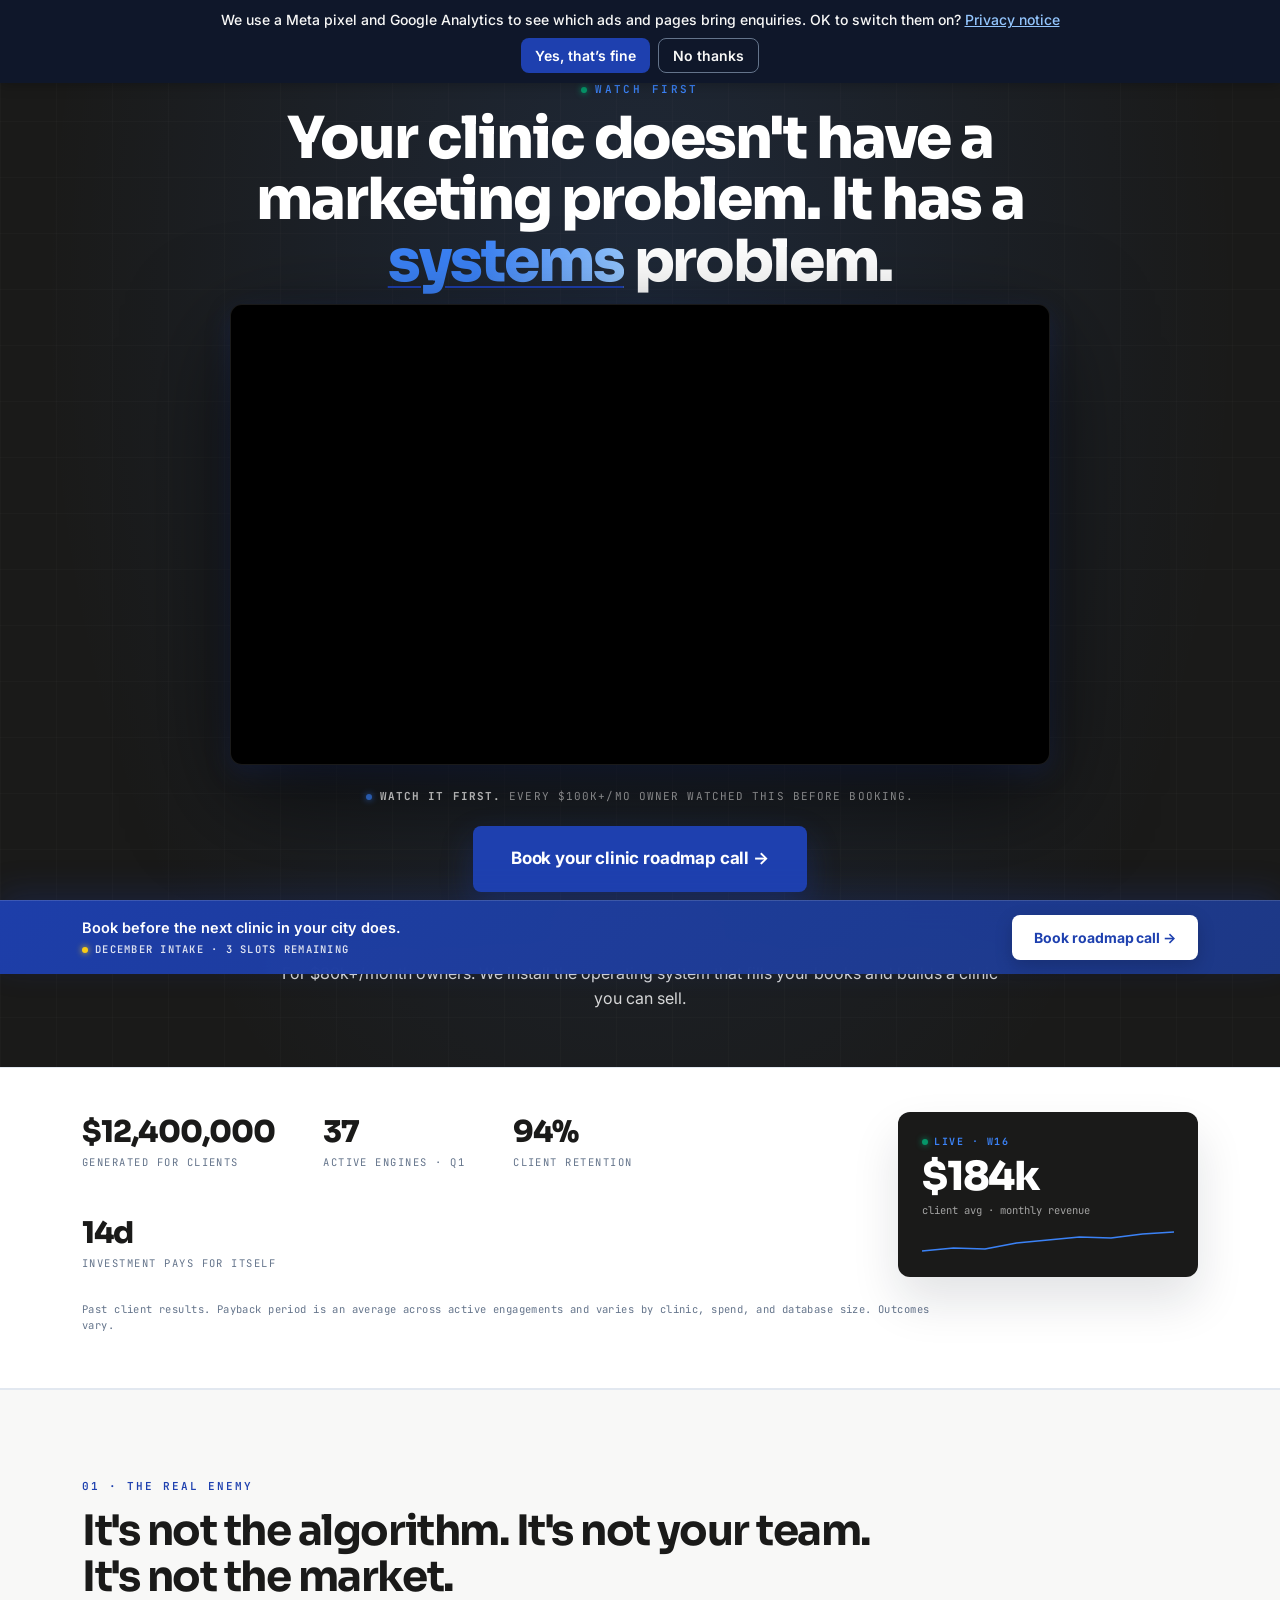
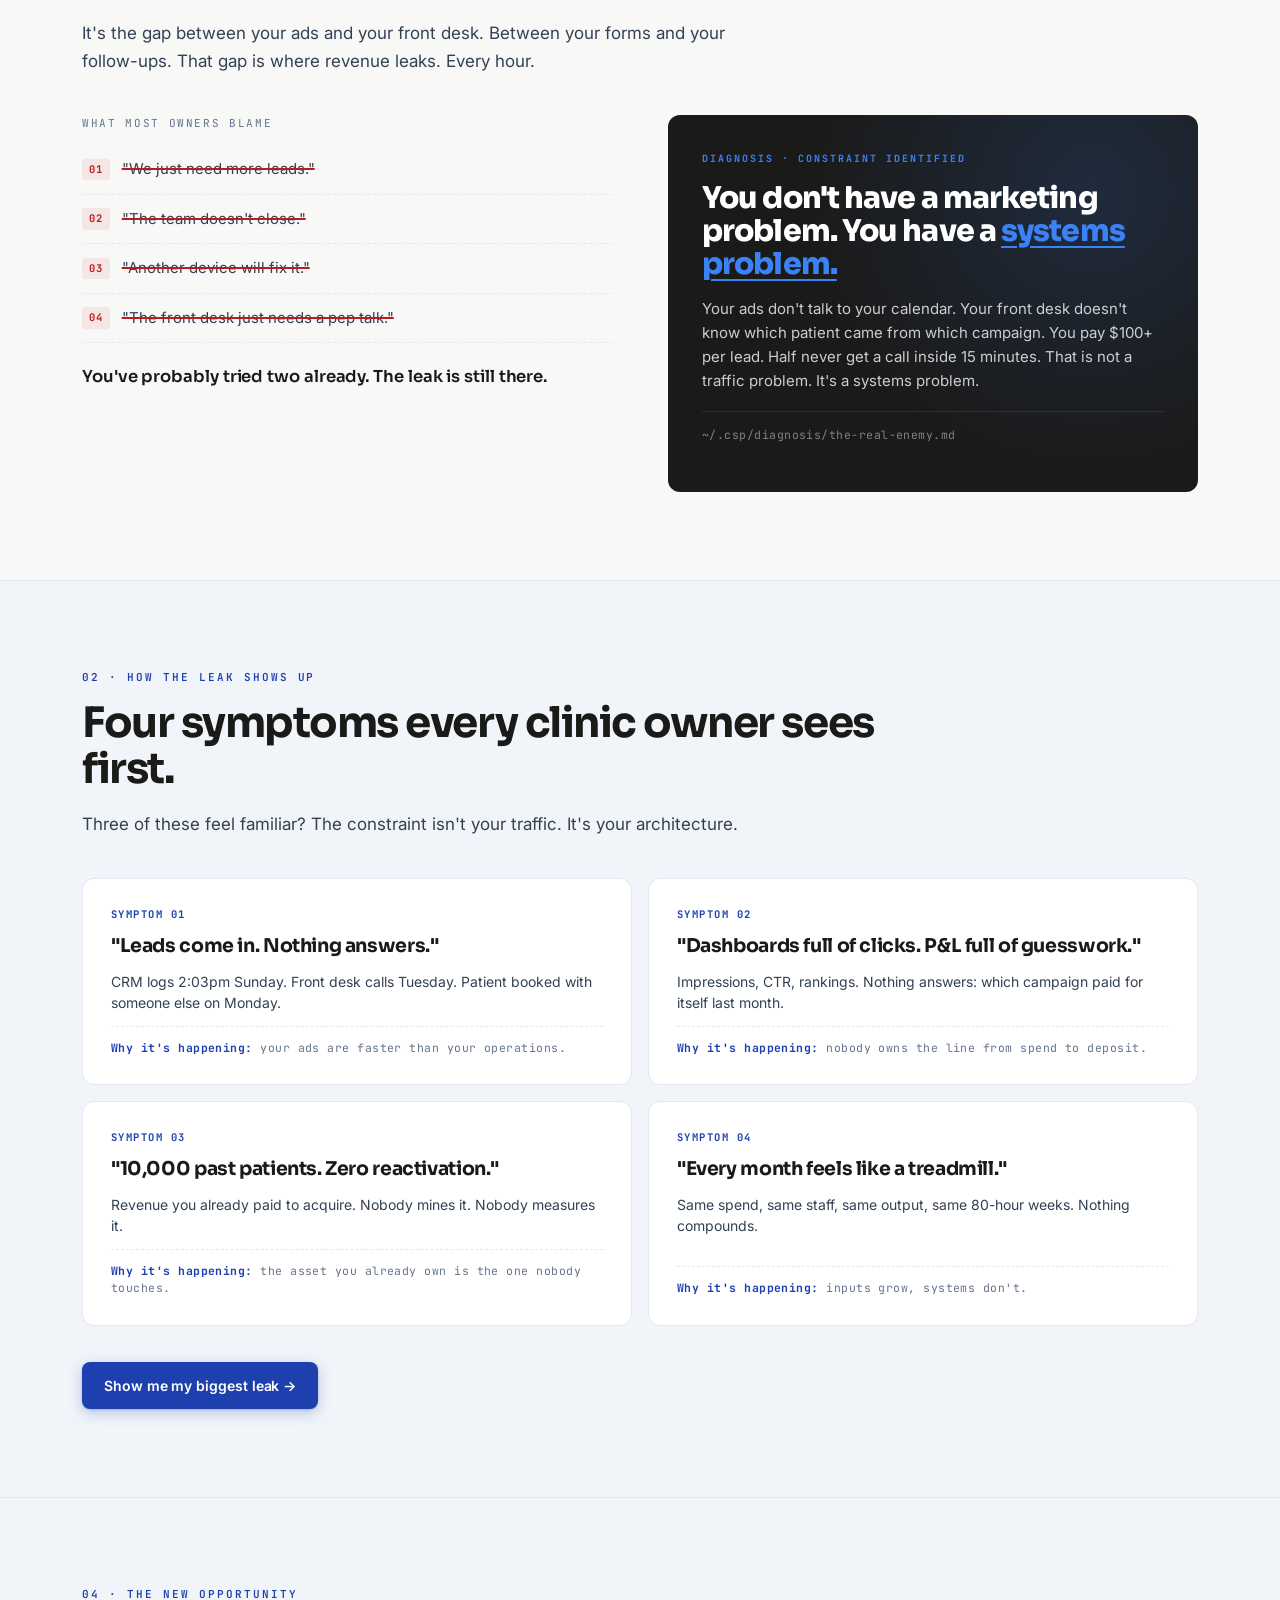
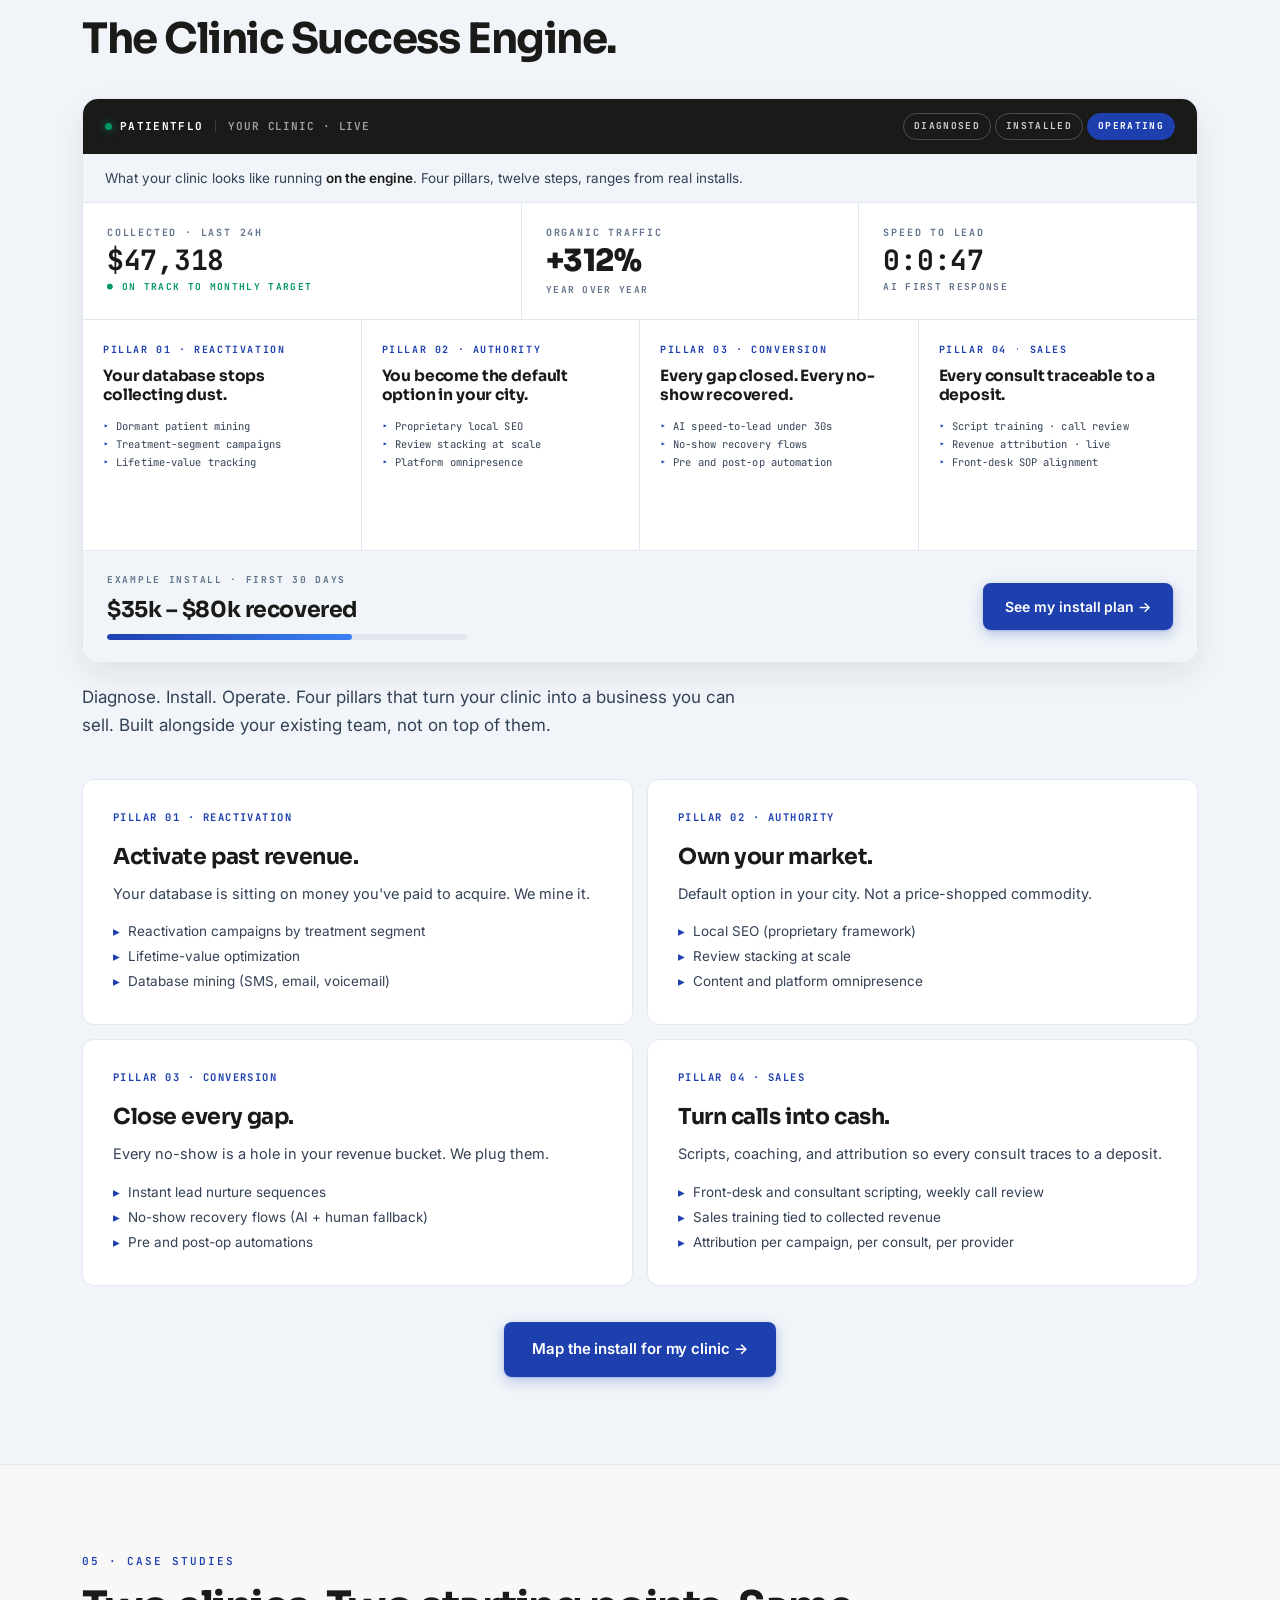
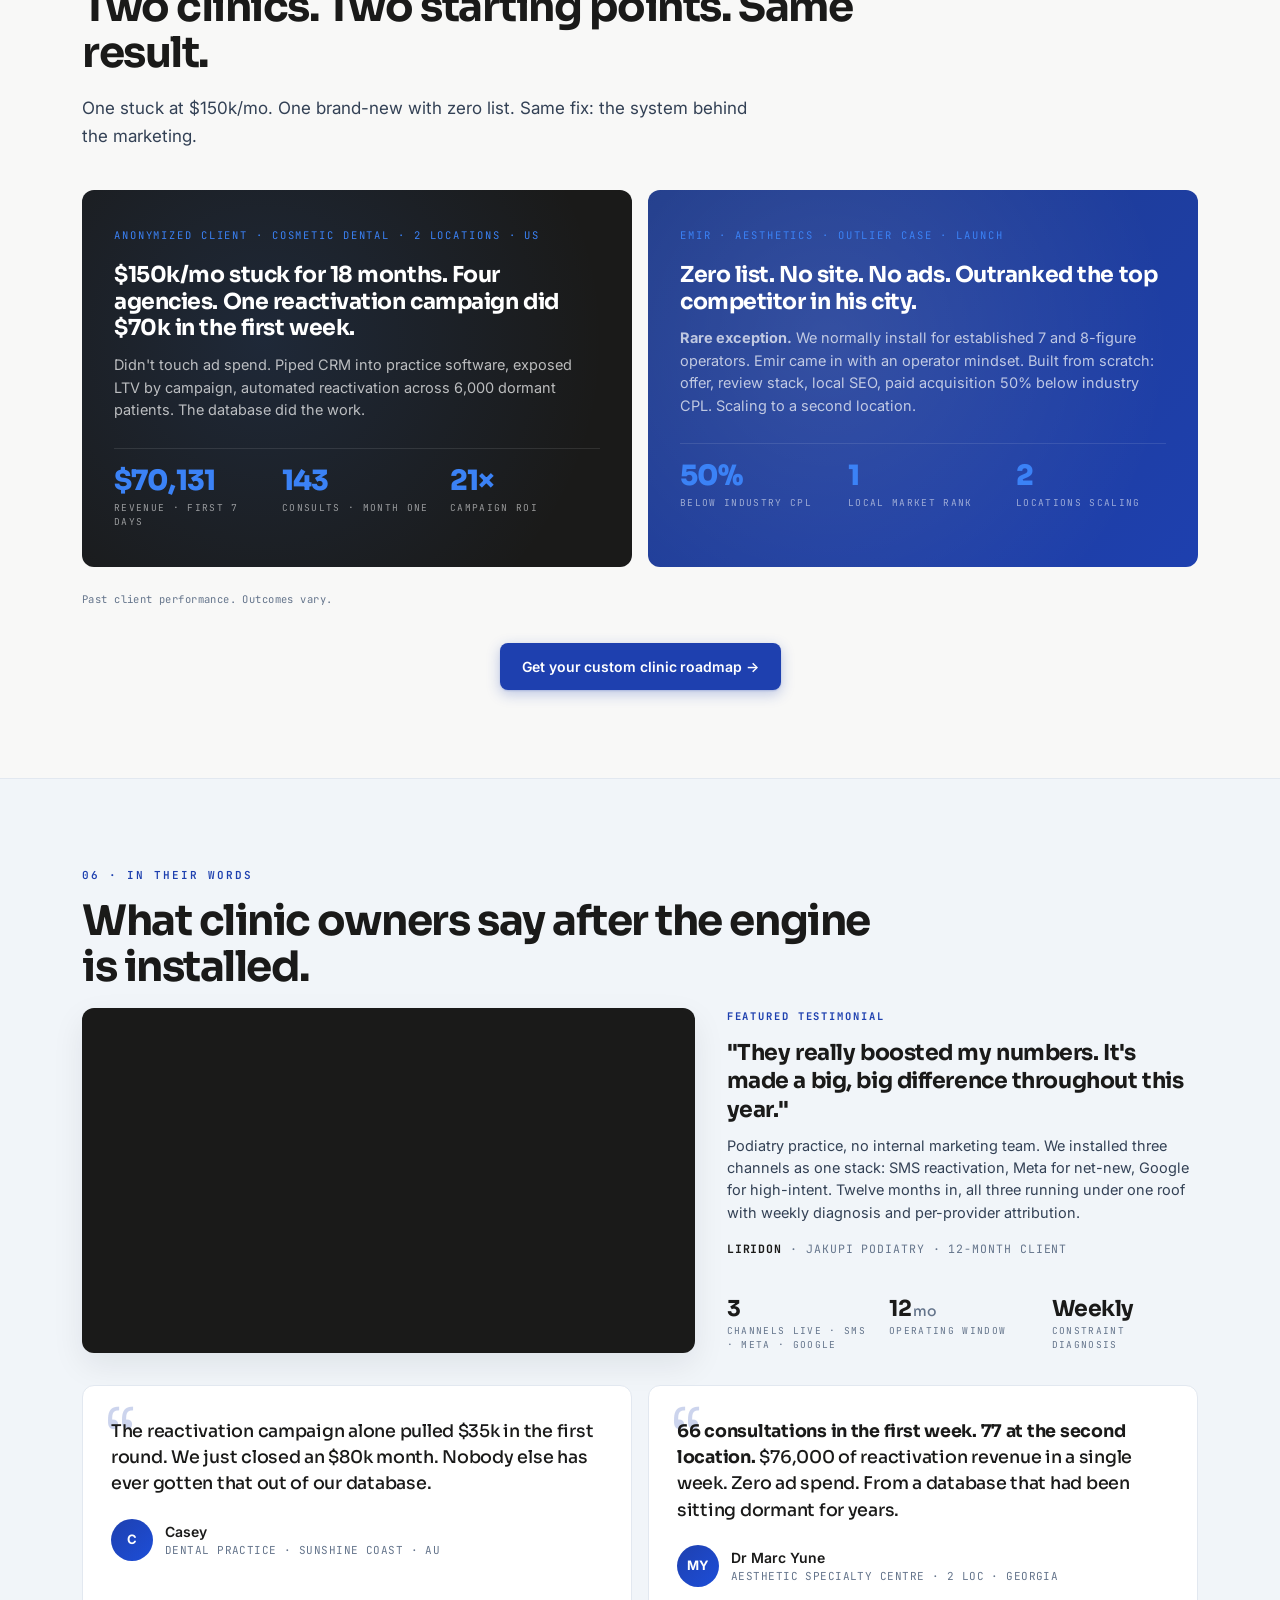
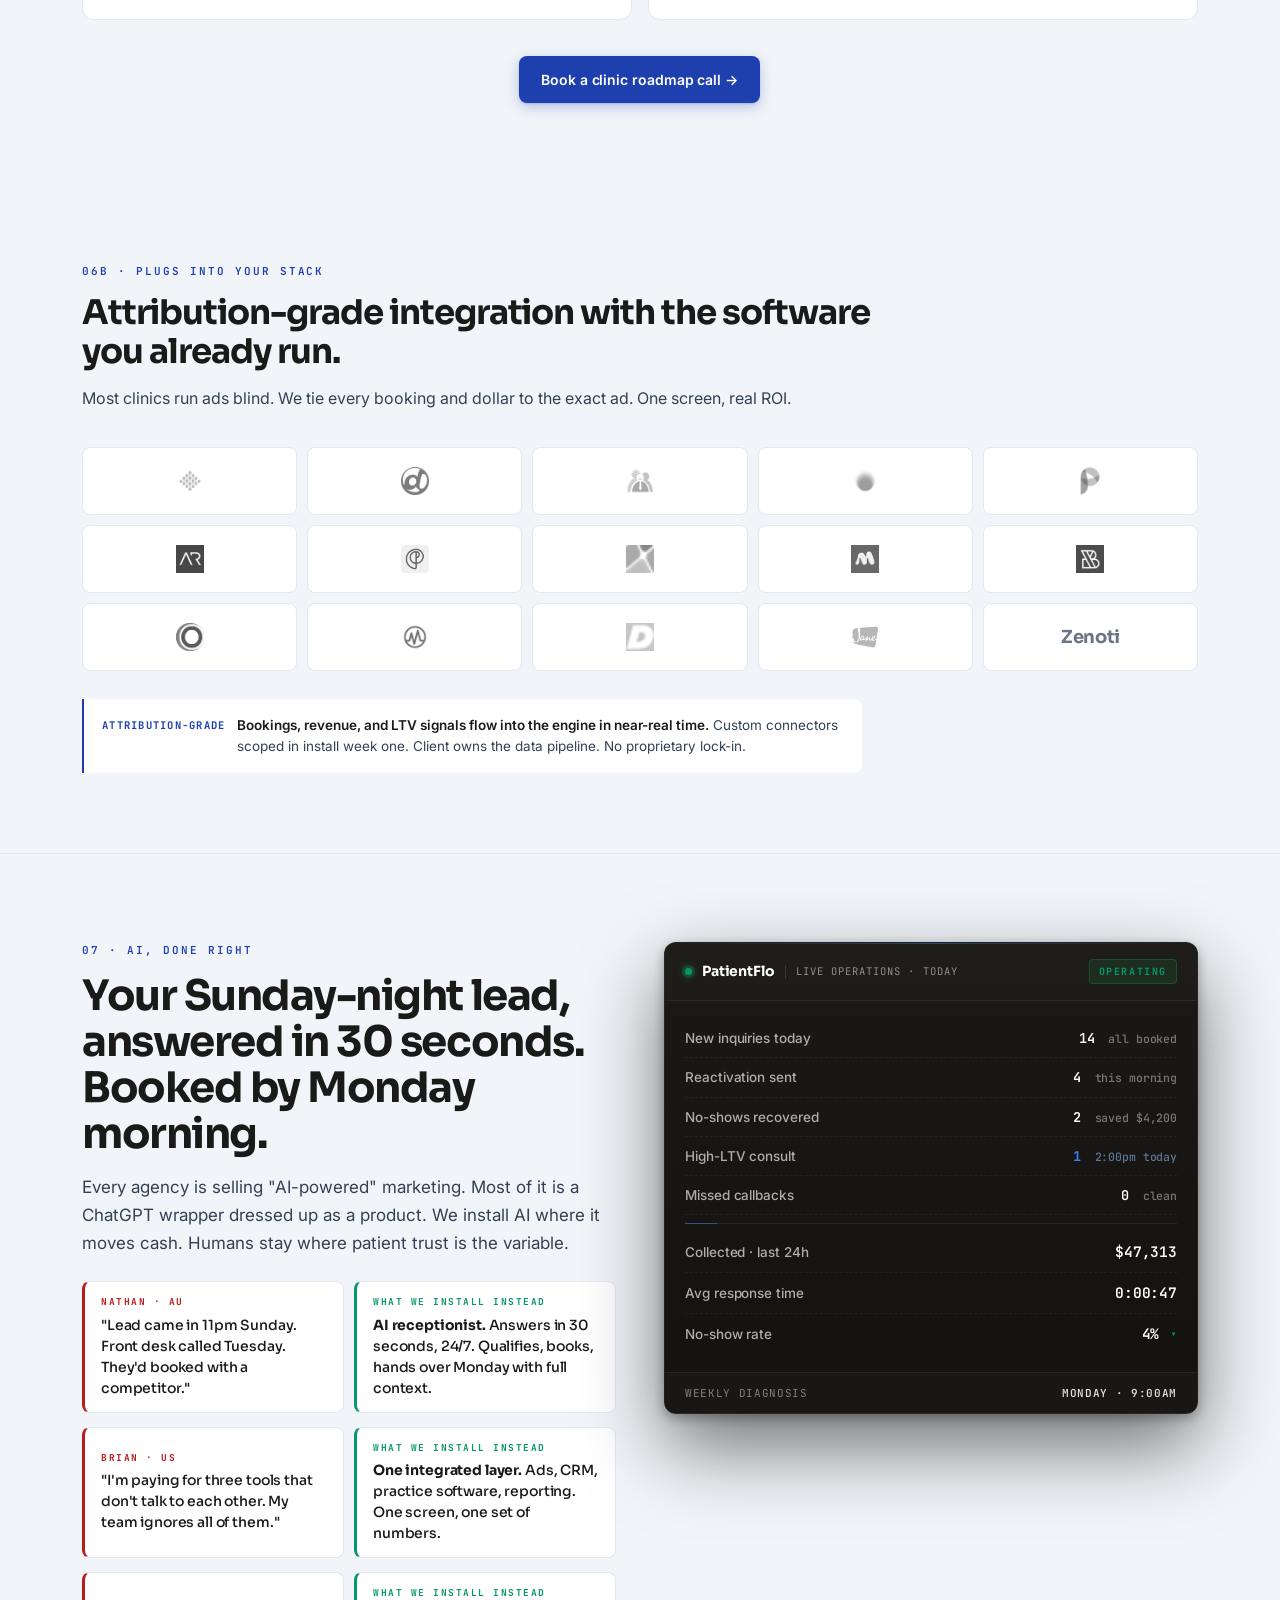
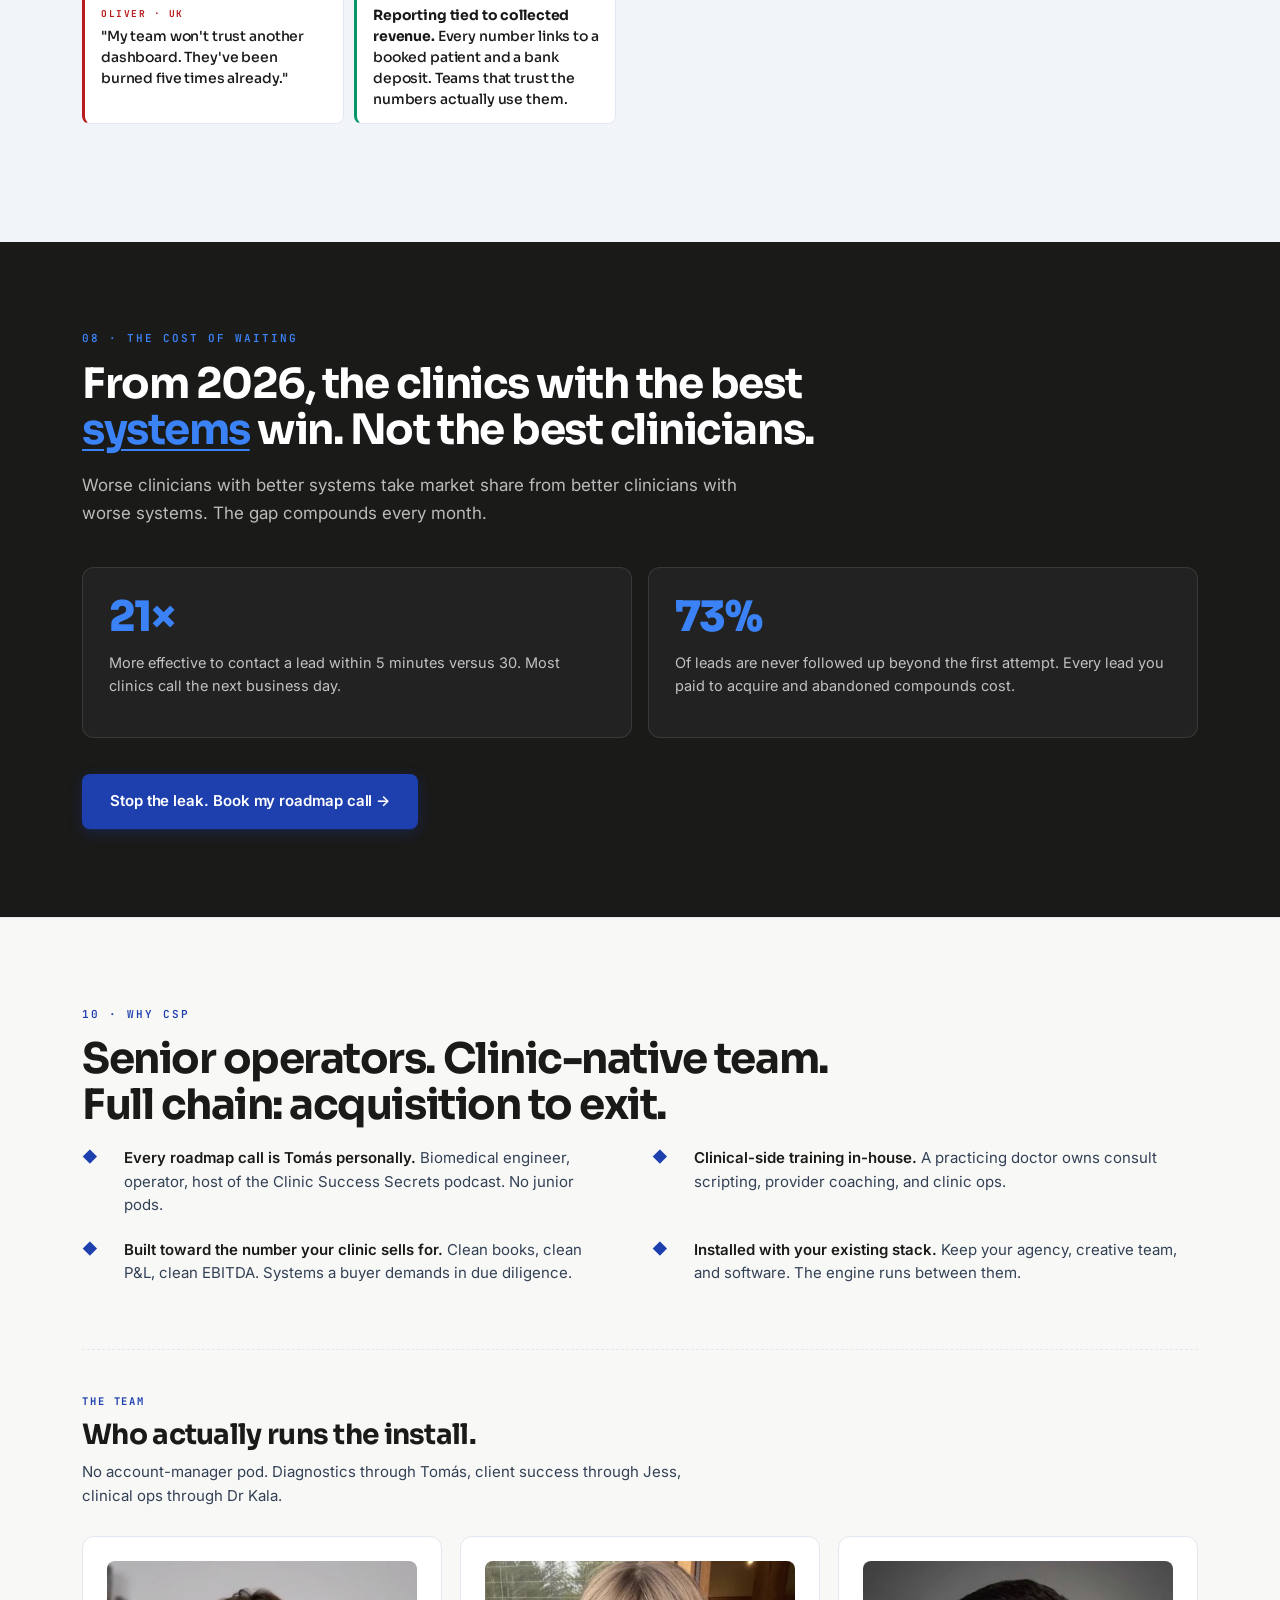
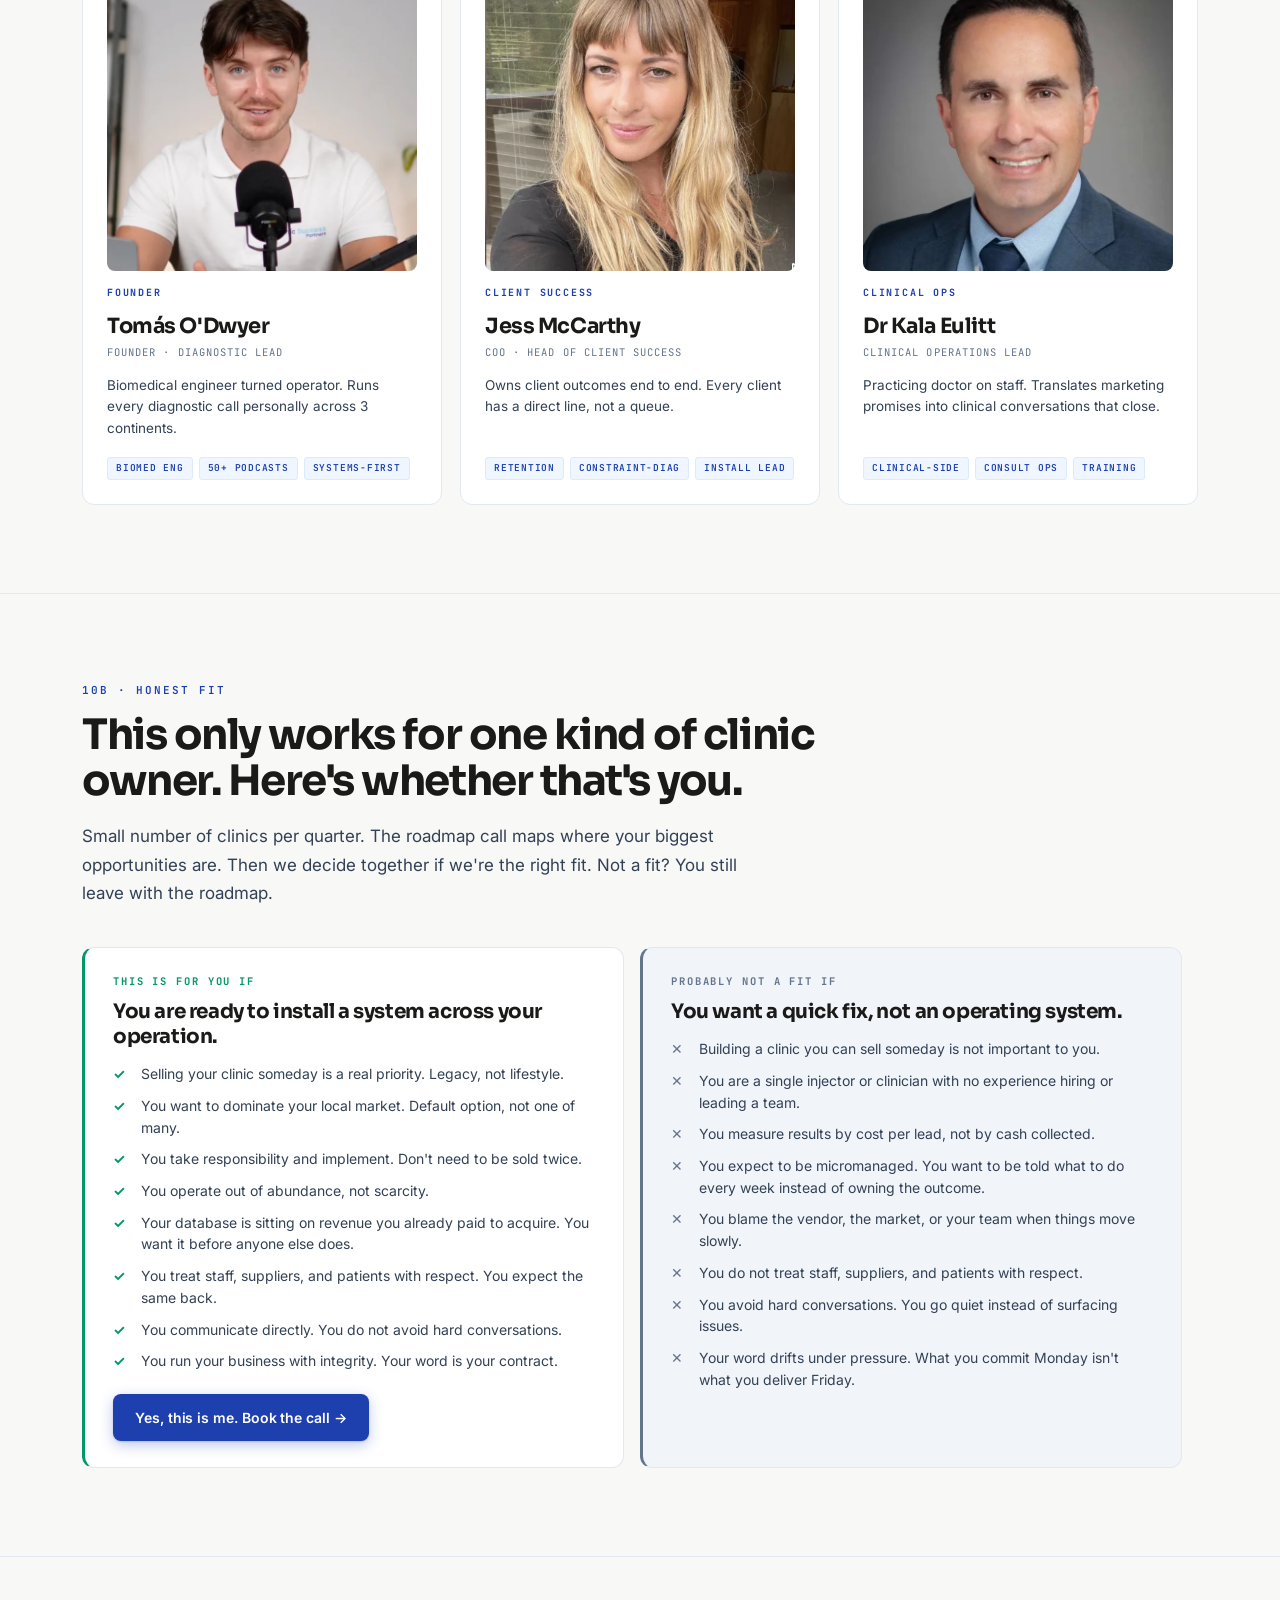
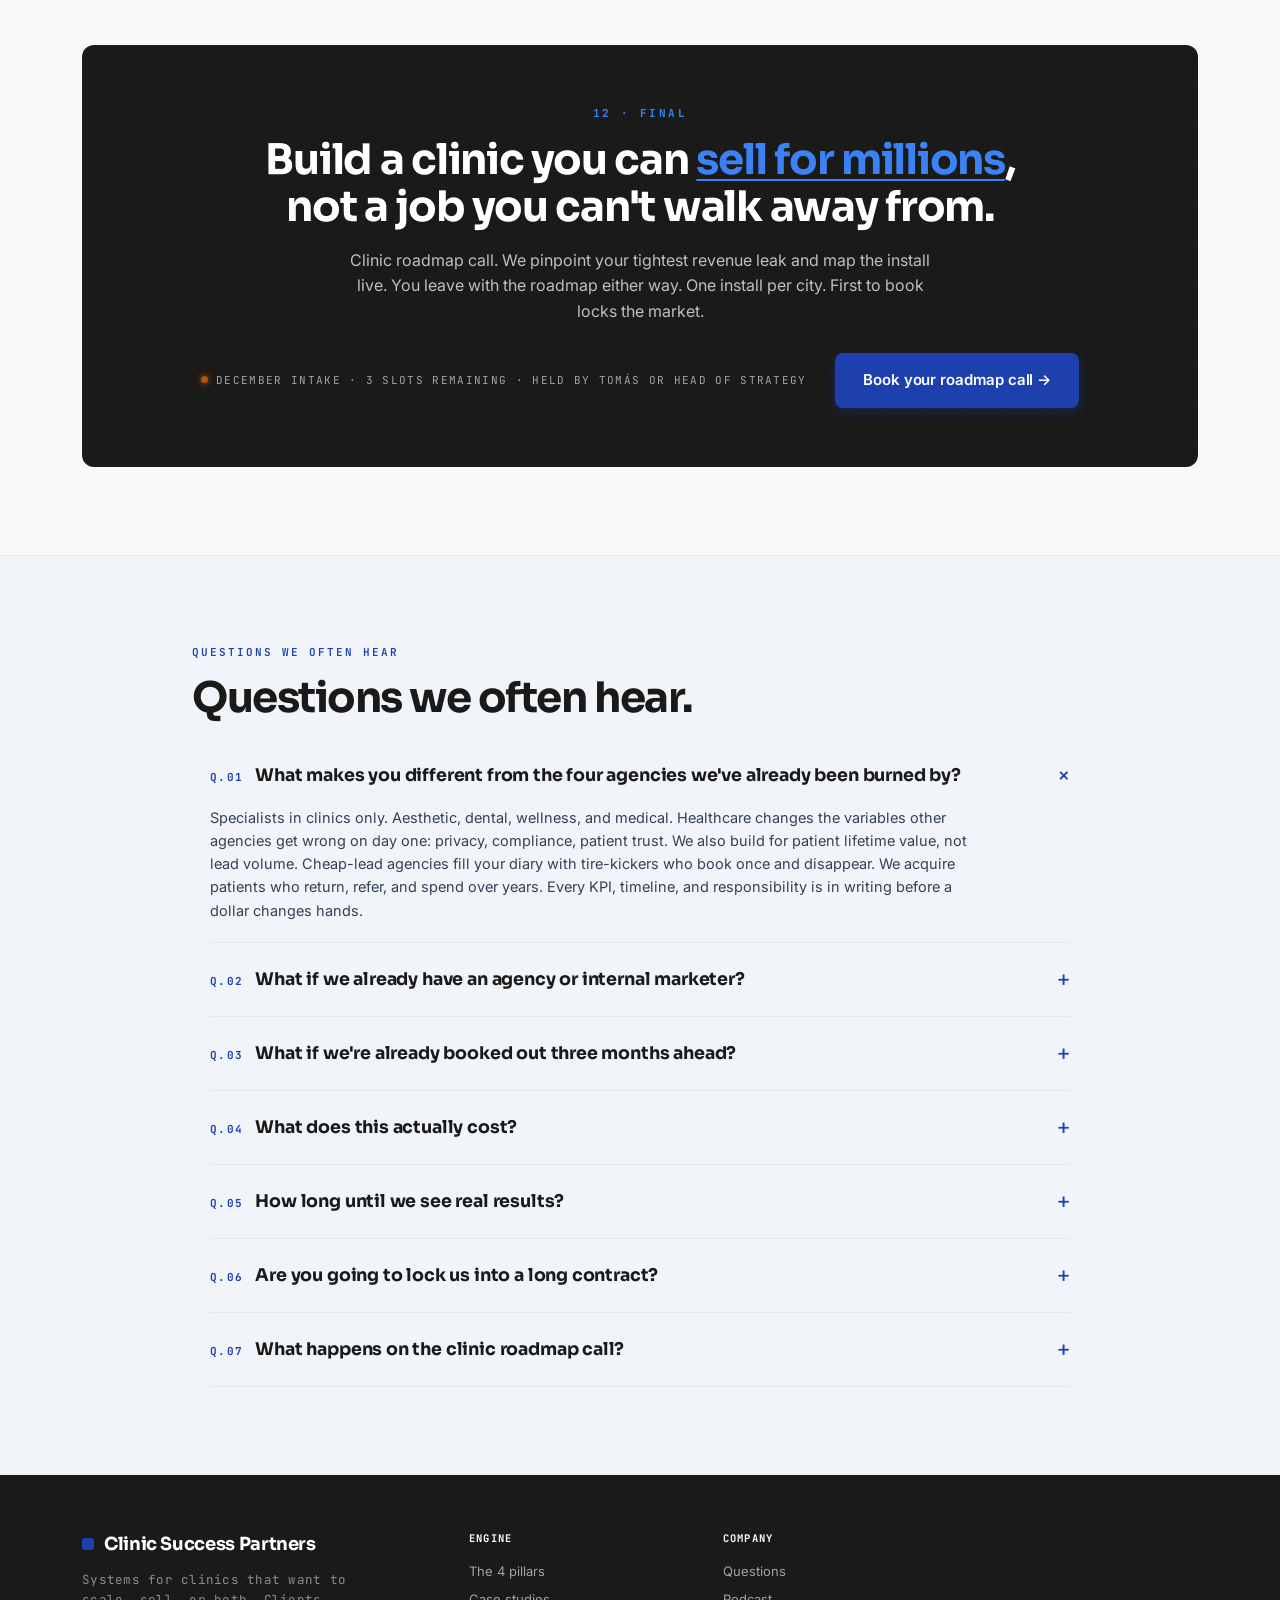
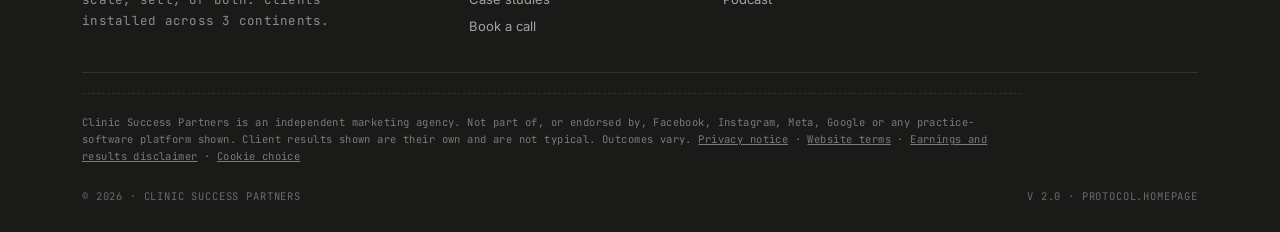
<file: index.html>
<!DOCTYPE html>
<html lang="en">
<head>


<meta charset="UTF-8" />
<meta name="viewport" content="width=device-width, initial-scale=1" />
<title>Clinic Success Partners · The Engine for 7&amp;8 Figure Clinics</title>
<meta name="description" content="Clinics don't have a marketing problem. They have a systems problem. The installed operating system for 7 and 8-figure clinics, built for your exit." />
<meta name="robots" content="index,follow" />

<!-- Open Graph (Facebook, LinkedIn, WhatsApp, iMessage, Slack, Discord) -->
<meta property="og:type" content="website" />
<meta property="og:site_name" content="Clinic Success Partners" />
<meta property="og:title" content="Clinic Success Partners · The Engine for 7&amp;8 Figure Clinics" />
<meta property="og:description" content="The installed operating system between your acquisition, your front desk, and the number your clinic sells for. Built for 7 and 8-figure clinic owners." />
<meta property="og:url" content="https://clinicsuccesspartners.com/" />
<meta property="og:image" content="https://clinicsuccesspartners.com/assets/og-image.jpg" />
<meta property="og:image:secure_url" content="https://clinicsuccesspartners.com/assets/og-image.jpg" />
<meta property="og:image:type" content="image/jpeg" />
<meta property="og:image:width" content="1200" />
<meta property="og:image:height" content="630" />
<meta property="og:image:alt" content="Clinic Success Partners" />
<meta property="og:locale" content="en_US" />

<!-- Twitter / X -->
<meta name="twitter:card" content="summary_large_image" />
<meta name="twitter:title" content="Clinic Success Partners · The Engine for 7&amp;8 Figure Clinics" />
<meta name="twitter:description" content="The installed operating system between your acquisition, your front desk, and the number your clinic sells for. For 7 and 8-figure clinics." />
<meta name="twitter:image" content="https://clinicsuccesspartners.com/assets/og-image.jpg" />
<meta name="twitter:image:alt" content="Clinic Success Partners" />

<link rel="canonical" href="https://clinicsuccesspartners.com/" />
<link rel="icon" href="./assets/favicon.ico" sizes="any" />
<link rel="icon" type="image/png" sizes="32x32" href="./assets/favicon-32.png" />
<link rel="icon" type="image/png" sizes="192x192" href="./assets/favicon-192.png" />
<link rel="apple-touch-icon" sizes="180x180" href="./assets/apple-touch-icon.png" />

<!-- Resource hints: preconnect critical origins for faster TLS -->
<link rel="preconnect" href="https://fonts.googleapis.com" />
<link rel="preconnect" href="https://fonts.gstatic.com" crossorigin />
<link rel="preconnect" href="https://fast.vidalytics.com" crossorigin />
<link rel="dns-prefetch" href="https://book.clinicsuccesspartners.com" />

<!-- Google Fonts loaded directly (moved out of tokens.css @import to avoid sequential CSS chain) -->
<link rel="stylesheet" href="https://fonts.googleapis.com/css2?family=Sora:wght@400;500;600;700;800&family=Inter:wght@400;500;600;700;800&family=JetBrains+Mono:wght@400;500;600;700&display=swap" />

<!-- VSL poster preload: speeds up LCP for the above-fold Vidalytics thumbnail -->
<link rel="preload" as="image" href="https://fast.vidalytics.com/video/HPq2IGBn/w9SCL74Icphn06Eu/img/thumbnail/blob-69e3a6c3eb606.jpg" fetchpriority="high" />

<!-- Brand system -->
<link rel="preload" href="./brand/tokens.css" as="style" />
<link rel="stylesheet" href="./brand/tokens.css" />
<link rel="stylesheet" href="./brand/motion.css" />
<link rel="stylesheet" href="./css/page.css" />

<script type="application/ld+json">
{
  "@context": "https://schema.org",
  "@type": "Organization",
  "name": "Clinic Success Partners",
  "url": "https://clinicsuccesspartners.com",
  "logo": "https://clinicsuccesspartners.com/assets/favicon.svg",
  "description": "The 12-step Clinic Success Engine. An operating system for 7 and 8-figure clinics.",
  "sameAs": ["https://www.youtube.com/@clinicsuccesspartners"],
  "founder": {"@type": "Person", "name": "Tomás O'Dwyer"}
}
</script>

<style>
  /* ============ LAYOUT ============ */
  *, *::before, *::after { box-sizing: border-box; }
  html, body { overflow-x: hidden; max-width: 100%; }
  body { margin: 0; }
  img, svg, video, iframe { max-width: 100%; }
  .wrap { max-width: 1180px; margin: 0 auto; padding: 0 32px; }
  .wrap-narrow { max-width: 960px; margin: 0 auto; padding: 0 32px; }
  @media (max-width: 640px) {
    .wrap, .wrap-narrow { padding: 0 20px; }
  }
  section { padding: 88px 0; }
  section + section { border-top: 1px solid var(--csp-ink-300); }
  .sec-eye {
    font-family: var(--csp-font-mono); font-size: 11px;
    font-weight: 600; letter-spacing: 0.18em; text-transform: uppercase;
    color: var(--csp-blue-800); display: block; margin-bottom: 14px;
  }
  section h2 {
    font-family: var(--csp-font-display); font-weight: 700;
    font-size: clamp(30px, 3.4vw, 42px); letter-spacing: -0.035em; line-height: 1.1;
    color: var(--csp-warm-900); margin: 0 0 18px;
    max-width: 820px;
  }
  section h2 .hl {
    color: var(--csp-blue-800); text-decoration: underline;
    text-decoration-thickness: 2px; text-underline-offset: 5px;
  }
  section .intro {
    font-size: 17px; line-height: 1.65;
    color: var(--csp-ink-700); margin: 0 0 40px;
    max-width: 680px;
  }

  /* ============ NAV (light/off-white with scroll-shadow) ============ */
  .site-nav {
    position: sticky; top: 0; z-index: 40;
    background: rgba(248,248,247,0.78);
    backdrop-filter: blur(14px);
    border-bottom: 1px solid rgba(15,23,42,0.06);
    padding: 10px 0;
    transition: box-shadow 0.25s var(--csp-ease), background 0.25s var(--csp-ease), border-color 0.25s var(--csp-ease);
  }
  .site-nav.scrolled {
    background: rgba(248,248,247,0.94);
    border-bottom-color: var(--csp-ink-300);
    box-shadow: 0 6px 20px rgba(15,23,42,0.06);
  }
  .site-nav .wrap { display: flex; align-items: center; gap: 16px; }
  .nav-logo {
    font-family: var(--csp-font-display); font-weight: 700;
    font-size: 16px; color: var(--csp-warm-900); letter-spacing: -0.02em;
    display: flex; align-items: center; gap: 9px; text-decoration: none;
  }
  .nav-logo .mark { width: 11px; height: 11px; border-radius: 3px; background: var(--csp-blue-800); }
  .nav-logo img { height: 22px; width: auto; display: block; }
  .site-nav .spacer { flex: 1; }
  .nav-status {
    font-family: var(--csp-font-mono); font-size: 10.5px; font-weight: 600;
    color: var(--csp-ink-500); letter-spacing: 0.12em; text-transform: uppercase;
    display: flex; align-items: center; gap: 7px;
  }
  .nav-status::before {
    content: ""; width: 6px; height: 6px; border-radius: 50%;
    background: var(--csp-success); box-shadow: 0 0 6px var(--csp-success);
    animation: csp-pulse 1.8s ease-in-out infinite;
  }
  @media (max-width: 640px) {
    .nav-status { display: none; }
    .site-nav { padding: 8px 0; }
    .site-nav .wrap { gap: 10px; }
    .nav-logo img { height: 20px; }
    .site-nav .btn { padding: 9px 14px; font-size: 13px; }
    .site-nav .btn .full { display: none; }
  }
  .site-nav .btn .short { display: none; }
  @media (max-width: 640px) {
    .site-nav .btn .short { display: inline; }
  }

  /* ============ BUTTONS ============ */
  .btn {
    display: inline-flex; align-items: center; gap: 8px;
    padding: 13px 22px;
    font-family: var(--csp-font-ui); font-size: 14px; font-weight: 600;
    border-radius: var(--csp-r); border: none; cursor: pointer; text-decoration: none;
    transition: transform 0.18s var(--csp-ease), box-shadow 0.18s var(--csp-ease), background 0.15s ease;
    letter-spacing: -0.005em; white-space: nowrap;
  }
  .btn-primary {
    background: var(--csp-blue-800); color: #fff;
    box-shadow: var(--csp-shadow-cta);
  }
  .btn-primary:hover {
    transform: translateY(-1px); background: var(--csp-blue-900);
    box-shadow: var(--csp-shadow-cta-hover);
  }
  .btn-outline {
    background: transparent; color: var(--csp-ink-900);
    border: 1px solid var(--csp-ink-300);
  }
  .btn-outline:hover { border-color: var(--csp-blue-800); color: var(--csp-blue-800); }
  .btn-lg { padding: 16px 28px; font-size: 15px; }
  /* btn-xl = identical to btn-lg on mobile (no change vs live), upgrades on desktop only */
  .btn-xl { padding: 16px 28px; font-size: 15px; }
  @media (min-width: 768px) {
    .btn-xl {
      padding: 20px 38px; font-size: 17px; font-weight: 700;
      letter-spacing: -0.01em; gap: 10px;
      box-shadow: 0 14px 32px rgba(30,64,175,0.32), 0 2px 6px rgba(15,23,42,0.18);
    }
    .btn-xl:hover { box-shadow: 0 18px 40px rgba(30,64,175,0.40), 0 3px 8px rgba(15,23,42,0.20); }
    /* Desktop nav CTA (refined / premium) */
    .site-nav .btn-primary { padding: 12px 22px; font-size: 13.5px; font-weight: 600; }
  }

  /* ============ HERO (VSL above the fold, dark) ============ */
  .hero {
    padding: 36px 0 56px; text-align: center;
    background: var(--csp-warm-900); color: #fff;
    position: relative; overflow: hidden;
  }
  .hero::before {
    content: ""; position: absolute;
    top: -30%; left: -10%; width: 120%; height: 180%;
    background: radial-gradient(ellipse at 50% 30%, rgba(59,130,246,0.14), transparent 55%);
    pointer-events: none;
  }
  .hero::after {
    content: ""; position: absolute;
    top: 0; left: 0; right: 0; bottom: 0;
    background-image:
      linear-gradient(to right, rgba(255,255,255,0.015) 1px, transparent 1px),
      linear-gradient(to bottom, rgba(255,255,255,0.015) 1px, transparent 1px);
    background-size: 56px 56px; pointer-events: none;
  }
  .hero .wrap-narrow { position: relative; z-index: 2; }
  .hero .eye {
    font-family: var(--csp-font-mono); font-size: 11px;
    font-weight: 600; letter-spacing: 0.22em; text-transform: uppercase;
    color: var(--csp-blue-400); margin-bottom: 18px; display: inline-flex;
    align-items: center; gap: 8px;
  }
  .hero .eye::before {
    content: ""; width: 6px; height: 6px; border-radius: 50%;
    background: var(--csp-success); box-shadow: 0 0 6px var(--csp-success);
    animation: csp-pulse 1.8s ease-in-out infinite;
  }
  .hero h1 {
    font-family: var(--csp-font-display); font-weight: 800;
    font-size: clamp(38px, 4.7vw, 58px); line-height: 1.06;
    letter-spacing: -0.035em; color: #fff;
    margin: 0 auto 22px; max-width: 880px;
  }
  .hero h1 .hl { color: var(--csp-blue-400); }
  .hero h1 .hl.shimmer {
    background: linear-gradient(100deg, var(--csp-blue-400) 20%, #93C5FD 50%, var(--csp-blue-400) 80%);
    background-size: 200% 100%;
    -webkit-background-clip: text; background-clip: text;
    -webkit-text-fill-color: transparent;
    animation: csp-shimmer 3s linear infinite;
  }
  .hero p.hero-sub {
    font-size: 15px; line-height: 1.55; color: rgba(255,255,255,0.72);
    margin: 20px auto 0; max-width: 620px;
  }
  .hero p.hero-resolver {
    font-size: 16px; line-height: 1.55;
    color: rgba(255,255,255,0.82);
    margin: 0 auto 28px; max-width: 720px;
  }
  /* Mobile hero: VSL + CTA above the fold. Headline tightened, resolver dropped below CTA. */
  @media (max-width: 767px) {
    .hero { padding: 18px 0 40px; }
    .hero .wrap-narrow { display: flex; flex-direction: column; align-items: stretch; }
    .hero .eye { order: 1; align-self: center; margin-bottom: 8px; }
    .hero h1 {
      order: 2;
      font-size: clamp(26px, 7.4vw, 34px);
      line-height: 1.08;
      margin: 0 auto 14px;
    }
    .hero .vsl-wrap { order: 3; width: 100%; align-self: center; margin: 0 auto 14px; }
    .hero .vsl-cta-row { order: 4; gap: 10px; margin-bottom: 12px; }
    .hero p.hero-resolver { order: 5; font-size: 14.5px; margin: 6px auto 0; }
  }
  /* Desktop-only hero visual reorder + tightened spacing so CTA sits above the fold. Mobile unchanged. */
  @media (min-width: 768px) {
    .hero { padding: 16px 0 56px; }
    .hero .wrap-narrow { display: flex; flex-direction: column; align-items: stretch; }
    .hero .eye { order: 1; align-self: center; margin-bottom: 10px; }
    .hero h1 { order: 2; margin-bottom: 12px; }
    .hero .vsl-wrap { order: 3; width: 100%; max-width: 640px; align-self: center; margin-bottom: 12px; }
    .hero .vsl-cta-row { order: 4; gap: 10px; }
    .hero p.hero-resolver { order: 5; margin: 22px auto 0; }
  }
  /* Taller viewports: progressively grow VSL back toward original prominence */
  @media (min-width: 768px) and (min-height: 820px) {
    .hero .vsl-wrap { max-width: 720px; }
  }
  @media (min-width: 768px) and (min-height: 900px) {
    .hero .vsl-wrap { max-width: 820px; }
  }

  .vsl-wrap {
    position: relative;
    border-radius: var(--csp-r-lg);
    overflow: hidden;
    box-shadow: 0 32px 100px rgba(0,0,0,0.6), 0 8px 24px rgba(30,64,175,0.25);
    background: #000;
    margin: 0 auto 20px;
    max-width: 860px;
    aspect-ratio: 16 / 9;
    border: 1px solid rgba(255,255,255,0.10);
    transition: border-color 0.25s var(--csp-ease), box-shadow 0.25s var(--csp-ease);
  }
  .vsl-wrap:hover {
    border-color: rgba(59,130,246,0.35);
    box-shadow: 0 36px 110px rgba(0,0,0,0.65), 0 12px 36px rgba(30,64,175,0.4);
  }
  .vsl-cta-row {
    display: flex; flex-direction: column; gap: 14px; align-items: center;
  }
  .vsl-cta-note {
    font-family: var(--csp-font-mono); font-size: 11px;
    color: rgba(255,255,255,0.72); letter-spacing: 0.10em; text-transform: uppercase;
    display: inline-flex; align-items: center; gap: 8px;
  }
  .vsl-cta-note::before {
    content: ""; width: 6px; height: 6px; border-radius: 50%;
    background: var(--csp-blue-400); box-shadow: 0 0 6px var(--csp-blue-400);
    animation: csp-pulse 1.8s ease-in-out infinite;
  }
  .vsl-cta-note .accent { color: #fff; font-weight: 700; }
  .vsl-restart {
    background: transparent; border: none;
    color: rgba(255,255,255,0.5);
    font-family: var(--csp-font-mono);
    font-size: 10.5px; font-weight: 600;
    letter-spacing: 0.08em; text-transform: uppercase;
    cursor: pointer; padding: 8px 14px; margin-top: 2px;
    min-height: 36px;
    transition: color 0.2s var(--csp-ease);
    -webkit-tap-highlight-color: transparent;
  }
  @media (hover: hover) {
    .vsl-restart:hover { color: rgba(255,255,255,0.85); }
  }
  .vsl-restart:active { color: rgba(255,255,255,0.9); }
  .vsl-restart:focus-visible { outline: 1px solid rgba(255,255,255,0.35); outline-offset: 2px; }
  @media (max-width: 720px) {
    .vsl-restart { font-size: 11px; padding: 10px 16px; min-height: 40px; }
  }

  /* ============ DISCLAIMERS ============ */
  .disclaimer {
    margin-top: 24px;
    font-family: var(--csp-font-mono);
    font-size: 10.5px; line-height: 1.55;
    color: var(--csp-ink-500); letter-spacing: 0.04em;
    max-width: 880px;
  }
  .footer-disclaimer {
    margin-top: 20px; padding-top: 20px;
    border-top: 1px dashed rgba(255,255,255,0.1);
    font-family: var(--csp-font-mono);
    font-size: 10.5px; line-height: 1.6;
    color: rgba(255,255,255,0.42); letter-spacing: 0.04em;
    max-width: 940px;
  }

  /* ============ PROOF BAR ============ */
  .proof-bar {
    padding: 44px 0;
    background: var(--csp-surface);
    border-top: 1px solid var(--csp-ink-300);
    border-bottom: 1px solid var(--csp-ink-300);
  }
  .proof-grid {
    display: grid; grid-template-columns: 1fr 300px;
    gap: 36px; align-items: center;
  }
  .proof-card {
    background: var(--csp-warm-900); color: #fff;
    padding: 22px 24px; border-radius: var(--csp-r-lg);
    box-shadow: var(--csp-shadow-xl);
    animation: csp-float 7s ease-in-out infinite;
    will-change: transform;
    transition: box-shadow 0.4s var(--csp-ease);
  }
  @media (hover: hover) {
    .proof-card:hover {
      box-shadow: 0 36px 90px rgba(0,0,0,0.2), 0 12px 28px rgba(30,64,175,0.18);
    }
  }
  @keyframes csp-float {
    0%, 100% { transform: translate(0, 0); }
    25%     { transform: translate(-1.5px, -4px); }
    50%     { transform: translate(0, -8px); }
    75%     { transform: translate(1.5px, -4px); }
  }
  @keyframes csp-float-sm {
    0%, 100% { transform: translateY(0); }
    50%      { transform: translateY(-4px); }
  }
  @media (max-width: 720px) {
    .proof-card {
      animation-name: csp-float-sm;
      animation-duration: 6s;
    }
  }
  @media (prefers-reduced-motion: reduce) {
    .proof-card { animation: none; }
  }
  .proof-card .fl {
    font-family: var(--csp-font-mono); font-size: 10px;
    letter-spacing: 0.15em; text-transform: uppercase;
    color: var(--csp-blue-400); font-weight: 700; margin-bottom: 8px;
    display: flex; align-items: center; gap: 6px;
  }
  .proof-card .fl::before {
    content: ""; width: 6px; height: 6px; border-radius: 50%;
    background: var(--csp-success); box-shadow: 0 0 6px var(--csp-success);
    animation: csp-pulse 1.8s ease-in-out infinite;
  }
  .proof-card .fv {
    font-family: var(--csp-font-display); font-weight: 800;
    font-size: 40px; line-height: 1; letter-spacing: -0.03em; color: #fff;
  }
  .proof-card .fc {
    margin-top: 6px; font-family: var(--csp-font-mono);
    font-size: 10.5px; color: rgba(255,255,255,0.6);
  }
  .proof-card svg {
    display: block; width: 100%; height: 24px; margin-top: 12px;
  }
  .proof-card svg path { fill: none; stroke: var(--csp-blue-400); stroke-width: 1.5; }

  .proof-metrics {
    display: flex; gap: 48px; flex-wrap: wrap;
  }
  .proof-metric .m-val {
    font-family: var(--csp-font-display); font-weight: 800;
    font-size: 30px; letter-spacing: -0.03em; line-height: 1; color: var(--csp-warm-900);
  }
  .proof-metric .m-lbl {
    margin-top: 8px; font-family: var(--csp-font-mono);
    font-size: 10.5px; letter-spacing: 0.14em; text-transform: uppercase;
    color: var(--csp-ink-500);
  }
  @media (max-width: 720px) {
    .proof-grid { grid-template-columns: 1fr; gap: 24px; }
    .proof-metrics { gap: 24px; }
  }

  /* ============ ENEMY (aligned single-column) ============ */
  .enemy-inner { display: grid; grid-template-columns: 1fr 1fr; gap: 56px; align-items: start; }
  .enemy-list .e-head {
    font-family: var(--csp-font-mono); font-size: 11px;
    letter-spacing: 0.15em; text-transform: uppercase;
    color: var(--csp-ink-500); margin-bottom: 14px;
  }
  .enemy-list .e-row {
    display: flex; gap: 12px; align-items: center; padding: 13px 0;
    border-bottom: 1px dashed var(--csp-ink-300);
    font-size: 15px; color: var(--csp-ink-700);
  }
  .enemy-list .e-row:last-child { border-bottom: none; }
  .enemy-list .e-row .strike {
    text-decoration: line-through;
    text-decoration-color: var(--csp-danger);
    text-decoration-thickness: 2px;
  }
  .enemy-list .e-bridge {
    margin-top: 22px;
    font-family: var(--csp-font-display); font-weight: 600;
    font-size: 16.5px; line-height: 1.5;
    color: var(--csp-warm-900);
    letter-spacing: -0.005em;
  }
  .enemy-list .e-row .x {
    font-family: var(--csp-font-mono); color: var(--csp-danger); font-weight: 700;
    padding: 3px 7px; background: rgba(185,28,28,0.08); border-radius: 3px;
    font-size: 10.5px; letter-spacing: 0.08em;
  }
  .enemy-card {
    background: var(--csp-warm-900); color: #fff;
    padding: 36px 34px; border-radius: var(--csp-r-lg);
    position: relative; overflow: hidden;
  }
  .enemy-card::before {
    content: ""; position: absolute; inset: 0;
    background: radial-gradient(circle at 80% 20%, rgba(59,130,246,0.16), transparent 55%);
    pointer-events: none;
  }
  .enemy-card .e-badge {
    font-family: var(--csp-font-mono); font-size: 10px;
    letter-spacing: 0.2em; text-transform: uppercase;
    color: var(--csp-blue-400); font-weight: 700;
    display: block; margin-bottom: 16px; position: relative;
  }
  .enemy-card h3 {
    font-family: var(--csp-font-display); font-weight: 800;
    font-size: 30px; letter-spacing: -0.03em; line-height: 1.1;
    color: #fff; margin: 0 0 16px; position: relative;
  }
  .enemy-card h3 .accent { color: var(--csp-blue-400); }
  .enemy-card p { color: rgba(255,255,255,0.78); font-size: 15px; line-height: 1.6; margin: 0 0 12px; position: relative; }
  .enemy-card p.path {
    font-family: var(--csp-font-mono); font-size: 11.5px;
    color: rgba(255,255,255,0.45); letter-spacing: 0.04em;
    margin-top: 18px; padding-top: 14px; border-top: 1px solid rgba(255,255,255,0.08);
  }
  @media (max-width: 900px) { .enemy-inner { grid-template-columns: 1fr; gap: 28px; } }

  /* ============ SYMPTOMS (problem list) ============ */
  .problem-list {
    display: grid; grid-template-columns: repeat(2, 1fr); gap: 14px;
    max-width: 1040px;
  }
  .problem {
    background: var(--csp-surface); border: 1px solid var(--csp-ink-300);
    border-radius: var(--csp-r-lg); padding: 22px 24px;
    display: flex; gap: 14px; align-items: flex-start;
    transition: border-color 0.2s var(--csp-ease);
  }
  .problem:hover { border-color: var(--csp-blue-100); }
  .problem .x {
    font-family: var(--csp-font-mono); font-size: 13px; font-weight: 700;
    color: var(--csp-danger); line-height: 1;
    padding: 5px 8px; background: rgba(185,28,28,0.08); border-radius: 3px;
    flex-shrink: 0;
  }
  .problem p { margin: 0; font-size: 14.5px; color: var(--csp-ink-700); line-height: 1.55; }
  .problem p strong { color: var(--csp-warm-900); font-weight: 600; }
  @media (max-width: 720px) { .problem-list { grid-template-columns: 1fr; } }

  /* ============ FAILURES GRID ============ */
  .failures { display: grid; grid-template-columns: repeat(3, 1fr); gap: 16px; }
  .failure {
    background: var(--csp-surface); border: 1px solid var(--csp-ink-300);
    border-radius: var(--csp-r-lg); padding: 28px;
    display: flex; flex-direction: column; gap: 12px;
  }
  .failure .num {
    font-family: var(--csp-font-mono); font-size: 10.5px; font-weight: 700;
    color: var(--csp-blue-800); letter-spacing: 0.14em; text-transform: uppercase;
  }
  .failure h4 {
    font-family: var(--csp-font-display); font-weight: 700;
    font-size: 19px; letter-spacing: -0.02em; line-height: 1.25;
    color: var(--csp-warm-900); margin: 0;
  }
  .failure p { font-size: 14px; line-height: 1.55; color: var(--csp-ink-700); margin: 0; }
  .failure .foot {
    font-family: var(--csp-font-mono); font-size: 11.5px;
    color: var(--csp-ink-500); letter-spacing: 0.04em;
    padding-top: 12px; border-top: 1px dashed var(--csp-ink-300); margin-top: auto;
  }
  .failure .foot .accent { color: var(--csp-blue-800); font-weight: 700; }
  .failures.failures-2col { grid-template-columns: repeat(2, 1fr); }
  @media (max-width: 860px) { .failures { grid-template-columns: 1fr; } }
  @media (max-width: 640px) { .failures.failures-2col { grid-template-columns: 1fr; } }

  /* ============ ENGINE PILLARS ============ */
  .pillars { display: grid; grid-template-columns: repeat(2, 1fr); gap: 14px; }
  .pillar {
    background: var(--csp-surface); border: 1px solid var(--csp-ink-300);
    border-radius: var(--csp-r-lg); padding: 30px;
    transition: border-color 0.2s var(--csp-ease);
  }
  .pillar:hover { border-color: var(--csp-blue-100); }
  .pillar .p-num {
    font-family: var(--csp-font-mono); font-size: 10.5px; font-weight: 700;
    color: var(--csp-blue-800); letter-spacing: 0.14em;
    display: block; margin-bottom: 14px;
  }
  .pillar h3 {
    font-family: var(--csp-font-display); font-weight: 700;
    font-size: 22px; letter-spacing: -0.02em;
    color: var(--csp-warm-900); margin: 0 0 10px;
  }
  .pillar p { font-size: 14.5px; color: var(--csp-ink-700); line-height: 1.55; margin: 0 0 14px; }
  .pillar ul { list-style: none; padding: 0; margin: 0; font-size: 13.5px; color: var(--csp-ink-700); line-height: 1.85; }
  .pillar ul li { display: flex; gap: 8px; align-items: flex-start; }
  .pillar ul li::before { content: "▸"; color: var(--csp-blue-800); font-weight: 700; }
  @media (max-width: 860px) { .pillars { grid-template-columns: 1fr; } }

  /* ============ 12-STEP STRIP (simplified) ============ */
  .steps-strip {
    margin-top: 44px;
    background: var(--csp-warm-900); color: #fff;
    border-radius: var(--csp-r-lg); padding: 30px 34px;
    position: relative; overflow: hidden;
  }
  .steps-strip .s-eye {
    font-family: var(--csp-font-mono); font-size: 10.5px;
    letter-spacing: 0.18em; text-transform: uppercase;
    color: var(--csp-blue-400); font-weight: 700;
    margin-bottom: 14px; display: block;
  }
  .steps-strip h3 {
    font-family: var(--csp-font-display); font-weight: 700;
    font-size: 22px; letter-spacing: -0.02em; color: #fff;
    margin: 0 0 22px;
  }
  .steps-grid {
    display: grid; grid-template-columns: repeat(6, 1fr); gap: 10px;
  }
  .step {
    background: rgba(255,255,255,0.04);
    border: 1px solid rgba(255,255,255,0.08);
    border-radius: var(--csp-r);
    padding: 14px 12px;
    font-size: 12px; line-height: 1.35;
    color: rgba(255,255,255,0.78);
  }
  .step .n {
    font-family: var(--csp-font-mono); font-size: 9.5px; font-weight: 700;
    color: var(--csp-blue-400); letter-spacing: 0.12em; display: block; margin-bottom: 4px;
  }
  .step strong { color: #fff; font-weight: 600; display: block; font-size: 12.5px; }
  @media (max-width: 1024px) { .steps-grid { grid-template-columns: repeat(3, 1fr); } }
  @media (max-width: 560px) { .steps-grid { grid-template-columns: repeat(2, 1fr); } }

  /* ============ CASE STUDIES ============ */
  .case-grid { display: grid; grid-template-columns: 1fr 1fr; gap: 16px; }
  .case-hero {
    background: var(--csp-warm-900); color: #fff;
    padding: 38px 32px; border-radius: var(--csp-r-lg);
    position: relative; overflow: hidden;
  }
  .case-hero.alt { background: linear-gradient(135deg, var(--csp-blue-900) 0%, var(--csp-blue-800) 100%); }
  .case-hero.alt::before { background: radial-gradient(circle at 30% 40%, rgba(255,255,255,0.10), transparent 55%); }
  .case-hero::before {
    content: ""; position: absolute;
    top: -40%; right: -10%; width: 110%; height: 200%;
    background: radial-gradient(circle at 30% 40%, rgba(59,130,246,0.14), transparent 55%);
    pointer-events: none;
  }
  .case-hero .badge {
    font-family: var(--csp-font-mono); font-size: 10.5px;
    letter-spacing: 0.18em; text-transform: uppercase;
    color: var(--csp-blue-400); margin-bottom: 18px; display: block;
    position: relative;
  }
  .case-hero h3 {
    font-family: var(--csp-font-display); font-weight: 700;
    font-size: 22px; letter-spacing: -0.02em; line-height: 1.22;
    color: #fff; margin: 0 0 12px; position: relative;
  }
  .case-hero p { color: rgba(255,255,255,0.7); font-size: 14.5px; line-height: 1.55; margin: 0 0 26px; position: relative; }
  .case-hero .stat-row {
    display: grid; grid-template-columns: repeat(3, 1fr); gap: 18px;
    position: relative; padding-top: 18px; border-top: 1px solid rgba(255,255,255,0.1);
  }
  .case-hero .stat .val {
    font-family: var(--csp-font-display); font-weight: 800;
    font-size: 28px; letter-spacing: -0.03em; line-height: 1; color: var(--csp-blue-400);
  }
  .case-hero .stat .lab {
    margin-top: 6px; font-family: var(--csp-font-mono);
    font-size: 9.5px; letter-spacing: 0.14em; text-transform: uppercase;
    color: rgba(255,255,255,0.55);
  }
  @media (max-width: 880px) { .case-grid { grid-template-columns: 1fr; } }

  /* ============ TESTIMONIALS ============ */
  .testi-featured {
    display: grid; grid-template-columns: 1.3fr 1fr; gap: 32px;
    align-items: center;
  }
  .testi-video {
    position: relative;
    border-radius: var(--csp-r-lg);
    overflow: hidden;
    aspect-ratio: 16/9;
    background: var(--csp-warm-900);
    box-shadow: var(--csp-shadow-lg);
  }
  .testi-video iframe { border: 0; width: 100%; height: 100%; display: block; }
  .testi-meta { padding: 0; }
  .testi-meta .m-eye {
    font-family: var(--csp-font-mono); font-size: 10.5px;
    letter-spacing: 0.18em; text-transform: uppercase;
    color: var(--csp-blue-800); font-weight: 700; margin-bottom: 14px;
    display: block;
  }
  .testi-meta h4 {
    font-family: var(--csp-font-display); font-weight: 700;
    font-size: 22px; letter-spacing: -0.02em; color: var(--csp-warm-900);
    margin: 0 0 10px; line-height: 1.3;
  }
  .testi-meta p { font-size: 14.5px; color: var(--csp-ink-700); line-height: 1.55; margin: 0 0 16px; }
  .testi-attrib { font-family: var(--csp-font-mono); font-size: 11.5px; color: var(--csp-ink-500); letter-spacing: 0.08em; }
  .testi-attrib strong { color: var(--csp-warm-900); }
  .testi-stats {
    display: grid; grid-template-columns: repeat(3, 1fr);
    gap: 16px; margin-top: 20px;
    padding-top: 20px;
    border-top: 1px solid var(--csp-ink-200);
  }
  .testi-stats .s {
    display: flex; flex-direction: column; gap: 4px;
  }
  .testi-stats .s-val {
    font-family: var(--csp-font-display); font-weight: 700;
    font-size: 22px; color: var(--csp-warm-900);
    letter-spacing: -0.02em; line-height: 1;
  }
  .testi-stats .s-lab {
    font-family: var(--csp-font-mono); font-size: 9.5px;
    color: var(--csp-ink-500); letter-spacing: 0.14em;
    text-transform: uppercase;
  }

  .testi-quotes { display: grid; grid-template-columns: 1fr 1fr; gap: 16px; margin-top: 32px; }
  @media (max-width: 720px) { .testi-quotes { grid-template-columns: 1fr; } }
  .quote-card {
    background: var(--csp-surface); border: 1px solid var(--csp-ink-300);
    border-radius: var(--csp-r-lg); padding: 32px 28px;
    position: relative;
  }
  .quote-card::before {
    content: "\201C"; font-family: var(--csp-font-display);
    font-size: 72px; line-height: 1; color: var(--csp-blue-800);
    position: absolute; top: 14px; left: 22px; opacity: 0.22;
  }
  .quote-card blockquote {
    font-family: var(--csp-font-display); font-size: 17.5px; font-weight: 500;
    line-height: 1.5; color: var(--csp-warm-900);
    margin: 0 0 22px; letter-spacing: -0.015em;
    position: relative; z-index: 1;
  }
  .attrib { display: flex; align-items: center; gap: 12px; }
  .avatar {
    width: 42px; height: 42px; border-radius: 50%;
    background: linear-gradient(135deg, var(--csp-blue-800), var(--csp-blue-700));
    color: #fff; display: inline-flex; align-items: center; justify-content: center;
    font-weight: 700; font-size: 13px;
  }
  .attrib .n { font-size: 14px; font-weight: 600; color: var(--csp-warm-900); }
  .attrib .t {
    font-size: 11px; color: var(--csp-ink-500);
    font-family: var(--csp-font-mono); letter-spacing: 0.04em;
  }
  @media (max-width: 860px) {
    .testi-featured, .testi-quotes { grid-template-columns: 1fr; }
  }

  /* ============ AI SECTION ============ */
  .ai-section { background: var(--csp-surface-2); }
  .ai-grid { display: grid; grid-template-columns: 1fr 1fr; gap: 48px; align-items: start; }
  .ai-grid h2 { margin-bottom: 16px; }
  .ai-grid .intro { margin-bottom: 22px; }
  .ai-pains {
    display: flex; flex-direction: column; gap: 14px;
    margin: 24px 0 30px;
  }
  .ai-pair {
    display: grid; grid-template-columns: 1fr 1fr; gap: 10px;
    align-items: stretch;
  }
  .ai-pain, .ai-fix {
    background: var(--csp-surface); border: 1px solid var(--csp-ink-300);
    border-radius: var(--csp-r);
    padding: 13px 16px;
    display: flex; flex-direction: column; justify-content: center;
  }
  .ai-pain { border-left: 3px solid var(--csp-danger); }
  .ai-fix { border-left: 3px solid var(--csp-success); }
  .ai-pain-lbl, .ai-fix-lbl {
    font-family: var(--csp-font-mono); font-size: 9.5px;
    letter-spacing: 0.16em; text-transform: uppercase;
    font-weight: 700; margin-bottom: 5px; display: block;
  }
  .ai-pain-lbl { color: var(--csp-danger); }
  .ai-fix-lbl  { color: var(--csp-success); }
  .ai-pain p, .ai-fix p {
    font-family: var(--csp-font-display); font-weight: 500;
    font-size: 14px; letter-spacing: -0.01em; line-height: 1.5;
    color: var(--csp-warm-900); margin: 0;
  }
  .ai-fix p strong { font-weight: 700; color: var(--csp-warm-900); }
  @media (max-width: 720px) { .ai-pair { grid-template-columns: 1fr; } }
  .ai-section-head {
    font-family: var(--csp-font-mono); font-size: 10.5px;
    letter-spacing: 0.16em; text-transform: uppercase;
    color: var(--csp-blue-800); font-weight: 700; margin: 8px 0 14px; display: block;
  }
  .ai-list { list-style: none; padding: 0; margin: 0; display: flex; flex-direction: column; gap: 14px; }
  .ai-list li {
    display: grid; grid-template-columns: 26px 1fr; gap: 12px; align-items: flex-start;
    font-size: 14.5px; color: var(--csp-ink-700); line-height: 1.55;
  }
  .ai-list li::before {
    content: "◆"; color: var(--csp-blue-800); font-size: 14px; line-height: 1.5;
  }
  .ai-list li strong { color: var(--csp-warm-900); font-weight: 600; }
  .terminal-box {
    background: var(--csp-warm-900); color: rgba(255,255,255,0.92);
    border-radius: var(--csp-r-lg); overflow: hidden;
    box-shadow: var(--csp-shadow-lg);
  }
  .terminal-head {
    background: #24231F; padding: 10px 14px;
    display: flex; align-items: center; gap: 6px;
    border-bottom: 1px solid rgba(255,255,255,0.08);
  }
  .terminal-head .td {
    width: 10px; height: 10px; border-radius: 50%;
    background: rgba(255,255,255,0.15);
  }
  .terminal-head .td.r { background: #FF5F57; }
  .terminal-head .td.y { background: #FEBC2E; }
  .terminal-head .td.g { background: #28C840; }
  .terminal-head .tpath {
    margin-left: 12px; font-family: var(--csp-font-mono);
    font-size: 11.5px; color: rgba(255,255,255,0.4); letter-spacing: 0.04em;
  }
  .terminal-body {
    padding: 20px 22px;
    font-family: var(--csp-font-mono); font-size: 13px;
    line-height: 1.8;
  }
  .terminal-body .prompt { color: var(--csp-blue-400); font-weight: 700; margin-right: 8px; }
  .terminal-body .dim { color: rgba(255,255,255,0.5); }
  .terminal-body .out { color: rgba(255,255,255,0.75); }
  .terminal-body .ok { color: var(--csp-success); }

  /* ============ PATIENTFLO LIVE OPS PANEL (premium, niche-native) ============ */
  .ops-panel {
    background: linear-gradient(180deg, #1A1916 0%, #131210 100%);
    color: rgba(255,255,255,0.92);
    border: 1px solid rgba(255,255,255,0.06);
    border-radius: var(--csp-r-lg);
    overflow: hidden;
    box-shadow: 0 32px 80px rgba(0,0,0,0.55), 0 4px 12px rgba(0,0,0,0.3);
    position: relative;
  }
  .ops-panel::before {
    content: ""; position: absolute; top: 0; left: 0; right: 0; height: 1px;
    background: linear-gradient(90deg, transparent 0%, rgba(59,130,246,0.4) 50%, transparent 100%);
  }
  .ops-panel-head {
    display: flex; align-items: center; justify-content: space-between;
    padding: 16px 20px;
    border-bottom: 1px solid rgba(255,255,255,0.06);
    background: rgba(255,255,255,0.015);
  }
  .ops-panel-brand { display: flex; align-items: center; gap: 10px; }
  .ops-live-dot {
    width: 7px; height: 7px; border-radius: 50%;
    background: var(--csp-success);
    box-shadow: 0 0 0 3px rgba(34,197,94,0.18), 0 0 8px rgba(34,197,94,0.6);
    animation: csp-pulse 1.8s ease-in-out infinite;
  }
  .ops-panel-title {
    font-family: var(--csp-font-display); font-weight: 700;
    font-size: 14px; letter-spacing: -0.01em; color: #fff;
  }
  .ops-panel-sep {
    width: 1px; height: 14px; background: rgba(255,255,255,0.12);
  }
  .ops-panel-sub {
    font-family: var(--csp-font-mono); font-size: 10.5px;
    letter-spacing: 0.10em; text-transform: uppercase;
    color: rgba(255,255,255,0.5);
  }
  .ops-panel-status {
    font-family: var(--csp-font-mono); font-size: 10px; font-weight: 700;
    letter-spacing: 0.16em; text-transform: uppercase;
    color: var(--csp-success);
    padding: 4px 9px; border-radius: 4px;
    background: rgba(34,197,94,0.10);
    border: 1px solid rgba(34,197,94,0.22);
  }
  .ops-panel-body { padding: 18px 20px; }
  .ops-row {
    display: flex; align-items: baseline; justify-content: space-between;
    padding: 9px 0;
    font-size: 13.5px;
    border-bottom: 1px dashed rgba(255,255,255,0.05);
  }
  .ops-row:last-child { border-bottom: none; }
  .ops-lbl {
    font-family: var(--csp-font-ui); font-weight: 500;
    color: rgba(255,255,255,0.65); letter-spacing: -0.005em;
  }
  .ops-val {
    font-family: var(--csp-font-mono); font-weight: 600;
    color: #fff; letter-spacing: -0.01em;
  }
  .ops-val .ops-sub {
    font-family: var(--csp-font-mono); font-weight: 500;
    color: rgba(255,255,255,0.42); margin-left: 6px; font-size: 11.5px;
  }
  .ops-val-pending { color: var(--csp-blue-400); }
  .ops-val-pending .ops-sub { color: rgba(147,197,253,0.55); }
  .ops-val-kpi { font-size: 14.5px; color: #fff; }
  .ops-trend-down { color: var(--csp-success); margin-left: 2px; font-size: 12px; }
  .ops-divider {
    height: 1px; background: rgba(255,255,255,0.08);
    margin: 8px 0; position: relative;
  }
  .ops-divider::before {
    content: ""; position: absolute; left: 0; top: 0; height: 1px; width: 32px;
    background: var(--csp-blue-400); opacity: 0.5;
  }
  .ops-panel-foot {
    display: flex; align-items: center; justify-content: space-between;
    padding: 12px 20px;
    background: rgba(255,255,255,0.02);
    border-top: 1px solid rgba(255,255,255,0.06);
    font-family: var(--csp-font-mono); font-size: 11px;
    letter-spacing: 0.06em; text-transform: uppercase;
  }
  .ops-foot-label { color: rgba(255,255,255,0.45); }
  .ops-foot-value { color: rgba(255,255,255,0.85); font-weight: 600; }

  @media (max-width: 900px) { .ai-grid { grid-template-columns: 1fr; gap: 28px; } }

  /* ============ COST OF WAITING (with citations) ============ */
  .cost-waiting { background: var(--csp-warm-900); color: #fff; border-top: 0; }
  .cost-waiting h2 { color: #fff; }
  .cost-waiting h2 .hl-inv { color: var(--csp-blue-400); text-decoration: underline; text-decoration-thickness: 2px; text-underline-offset: 5px; }
  .cost-waiting .intro { color: rgba(255,255,255,0.7); }
  .cost-waiting .sec-eye { color: var(--csp-blue-400); }
  .cost-kpis { display: grid; grid-template-columns: repeat(3, 1fr); gap: 16px; margin: 16px 0 20px; }
  .cost-kpi {
    background: rgba(255,255,255,0.04);
    border: 1px solid rgba(255,255,255,0.1);
    border-radius: var(--csp-r-lg); padding: 28px 26px;
  }
  .cost-kpi .v {
    font-family: var(--csp-font-display); font-weight: 800;
    font-size: 42px; letter-spacing: -0.04em; line-height: 1; color: var(--csp-blue-400);
    margin-bottom: 14px;
  }
  .cost-kpi .l { color: rgba(255,255,255,0.72); font-size: 14.5px; line-height: 1.55; margin-bottom: 12px; }
  .cost-kpi .cite {
    font-family: var(--csp-font-mono); font-size: 10.5px;
    color: rgba(255,255,255,0.4); letter-spacing: 0.05em;
    padding-top: 10px; border-top: 1px dashed rgba(255,255,255,0.15);
  }
  @media (max-width: 820px) { .cost-kpis { grid-template-columns: 1fr; } }

  /* ============ SCORECARD (light theme, honest) ============ */
  .scorecard-section { background: var(--csp-surface-2); }
  .scorecard {
    background: var(--csp-surface);
    border: 1px solid var(--csp-ink-300);
    border-radius: var(--csp-r-xl);
    padding: 32px 34px;
    max-width: 960px; margin: 0 auto;
    box-shadow: var(--csp-shadow);
  }
  .scorecard .sc-honest {
    font-family: var(--csp-font-mono); font-size: 11px;
    color: var(--csp-ink-700); letter-spacing: 0.04em; line-height: 1.55;
    padding: 12px 14px; background: var(--csp-blue-50);
    border-left: 2px solid var(--csp-blue-800);
    border-radius: 4px; margin-bottom: 18px;
  }

  /* Two-tier chip picker */
  .sc-tier {
    padding: 4px 0 6px;
    margin-bottom: 18px;
  }
  .sc-tier-eye {
    font-family: var(--csp-font-mono); font-size: 10.5px;
    letter-spacing: 0.18em; text-transform: uppercase;
    color: var(--csp-blue-800); font-weight: 700;
    display: block; margin-bottom: 8px;
  }
  .sc-tier-title {
    font-family: var(--csp-font-display); font-weight: 700;
    font-size: 20px; letter-spacing: -0.02em; line-height: 1.25;
    color: var(--csp-warm-900); margin: 0 0 6px;
  }
  .sc-tier-sub {
    font-size: 13.5px; color: var(--csp-ink-700); line-height: 1.55;
    margin: 0 0 14px; max-width: 640px;
  }
  .sc-chips {
    display: flex; flex-wrap: wrap; gap: 8px;
    margin-bottom: 12px;
  }
  .sc-chip {
    font-family: var(--csp-font-ui); font-size: 13px; font-weight: 600;
    padding: 8px 14px;
    background: #fff; color: var(--csp-ink-700);
    border: 1px solid var(--csp-ink-300);
    border-radius: 999px;
    cursor: pointer;
    transition: border-color 0.15s, background 0.15s, color 0.15s, transform 0.1s;
  }
  .sc-chip:hover { border-color: var(--csp-blue-400); color: var(--csp-blue-800); }
  .sc-chip.active {
    background: var(--csp-blue-800);
    border-color: var(--csp-blue-800);
    color: #fff;
  }
  .sc-chip.active:hover { background: var(--csp-blue-900); }
  .sc-chip:disabled { opacity: 0.45; cursor: not-allowed; }
  .sc-tier-skip {
    font-family: var(--csp-font-mono); font-size: 11px;
    background: transparent; border: none; padding: 4px 0;
    color: var(--csp-ink-500); cursor: pointer;
    letter-spacing: 0.06em; text-decoration: underline;
    text-underline-offset: 3px;
    transition: color 0.15s;
  }
  .sc-tier-skip:hover { color: var(--csp-blue-800); }

  .sc-rows.sc-locked .sc-row:not(.sc-selected) { display: none; }
  .sc-expand {
    margin-top: 10px; padding-top: 14px;
    border-top: 1px dashed var(--csp-ink-300);
    display: none;
  }
  .sc-rows.sc-locked + .sc-expand { display: block; }
  .sc-expand button {
    font-family: var(--csp-font-mono); font-size: 11px;
    background: transparent; border: none; padding: 4px 0;
    color: var(--csp-blue-800); cursor: pointer;
    letter-spacing: 0.06em; text-decoration: underline;
    text-underline-offset: 3px; font-weight: 600;
  }
  .sc-expand button:hover { color: var(--csp-blue-900); }

  .sc-revenue {
    display: grid; grid-template-columns: 1fr auto; gap: 18px;
    align-items: center;
    padding: 12px 16px; margin-bottom: 18px;
    background: var(--csp-surface-2);
    border: 1px dashed var(--csp-ink-300);
    border-radius: var(--csp-r);
  }
  .sc-revenue .r-label {
    font-family: var(--csp-font-ui); font-size: 14px; font-weight: 600;
    color: var(--csp-warm-900); display: block;
  }
  .sc-revenue .r-sub {
    font-family: var(--csp-font-mono); font-size: 10.5px;
    color: var(--csp-ink-500); letter-spacing: 0.04em; margin-top: 3px;
    display: block;
  }
  .sc-rev-inputs { display: flex; gap: 8px; align-items: stretch; }
  .sc-revenue input[type="number"],
  .sc-revenue select {
    font-family: var(--csp-font-mono); font-size: 14px; font-weight: 600;
    color: var(--csp-warm-900);
    background: #fff; border: 1px solid var(--csp-ink-300);
    border-radius: var(--csp-r); padding: 10px 14px;
    outline: none;
    transition: border-color 0.15s ease, box-shadow 0.15s ease;
  }
  .sc-revenue input[type="number"] {
    width: 160px; -moz-appearance: textfield;
  }
  .sc-revenue select {
    cursor: pointer;
    padding-right: 28px;
    background-image: url("data:image/svg+xml,%3Csvg xmlns='http://www.w3.org/2000/svg' width='12' height='12' viewBox='0 0 12 12' fill='none'%3E%3Cpath d='M3 5l3 3 3-3' stroke='%231E40AF' stroke-width='1.6' stroke-linecap='round' stroke-linejoin='round'/%3E%3C/svg%3E");
    background-repeat: no-repeat;
    background-position: right 10px center;
    appearance: none; -webkit-appearance: none; -moz-appearance: none;
  }
  .sc-revenue input[type="number"]::-webkit-outer-spin-button,
  .sc-revenue input[type="number"]::-webkit-inner-spin-button { -webkit-appearance: none; margin: 0; }
  .sc-revenue input[type="number"]:focus,
  .sc-revenue select:focus {
    border-color: var(--csp-blue-800);
    box-shadow: 0 0 0 3px rgba(30,64,175,0.12);
  }

  .sc-rows { display: flex; flex-direction: column; gap: 0; }
  .sc-row {
    display: grid;
    grid-template-columns: minmax(0, 1fr) 180px 44px;
    grid-template-areas:
      "label slider val"
      "anchors anchors anchors";
    gap: 4px 18px; align-items: center;
    padding: 10px 0 12px; border-bottom: 1px dashed var(--csp-ink-300);
  }
  .sc-row:last-child { border-bottom: none; }
  .sc-label { grid-area: label; }
  .sc-label .lbl {
    font-family: var(--csp-font-ui); font-size: 14px; font-weight: 600;
    color: var(--csp-warm-900); display: block; line-height: 1.25;
  }
  .sc-slider { grid-area: slider; }
  .sc-val { grid-area: val; }
  .sc-anchors {
    grid-area: anchors;
    display: grid; grid-template-columns: 1fr 1fr; gap: 14px;
  }
  .sc-anchor {
    font-family: var(--csp-font-ui); font-size: 13px;
    color: var(--csp-ink-700); letter-spacing: 0; line-height: 1.5;
  }
  .sc-anchor b {
    font-weight: 700; margin-right: 7px;
    font-family: var(--csp-font-mono); font-size: 11.5px;
    letter-spacing: 0.05em;
  }
  .sc-anchor.lo b { color: var(--csp-danger); }
  .sc-anchor.hi b { color: var(--csp-success); }
  @media (max-width: 720px) {
    .sc-anchors { grid-template-columns: 1fr; gap: 4px; }
  }
  .sc-slider { display: flex; align-items: center; }
  .sc-slider input[type="range"] {
    flex: 1; height: 6px; border-radius: 999px;
    background: var(--csp-ink-300); appearance: none; outline: none;
    cursor: pointer;
  }
  .sc-slider input[type="range"]::-webkit-slider-thumb {
    appearance: none; width: 22px; height: 22px; border-radius: 50%;
    background: var(--csp-blue-800); cursor: pointer;
    box-shadow: 0 2px 10px rgba(30,64,175,0.35);
    border: 3px solid #fff;
    transition: transform 0.12s;
  }
  .sc-slider input[type="range"]::-webkit-slider-thumb:hover { transform: scale(1.15); }
  .sc-slider input[type="range"]::-moz-range-thumb {
    width: 22px; height: 22px; border-radius: 50%;
    background: var(--csp-blue-800); cursor: pointer;
    box-shadow: 0 2px 10px rgba(30,64,175,0.35);
    border: 3px solid #fff;
  }
  .sc-val {
    font-family: var(--csp-font-mono); font-size: 14.5px; font-weight: 700;
    color: var(--csp-blue-800); text-align: right;
  }

  .sc-result {
    margin-top: 30px; padding-top: 28px;
    border-top: 1px solid var(--csp-ink-300);
    display: grid; grid-template-columns: minmax(220px, 1fr) 1.4fr; gap: 28px;
    align-items: stretch;
  }
  .sc-result-left {
    display: flex; flex-direction: column; justify-content: center;
  }
  .sc-score-label {
    font-family: var(--csp-font-mono); font-size: 10.5px;
    letter-spacing: 0.18em; text-transform: uppercase;
    color: var(--csp-ink-500); margin-bottom: 8px;
  }
  .sc-score {
    font-family: var(--csp-font-display); font-weight: 800;
    font-size: 68px; line-height: 1; letter-spacing: -0.04em;
    color: var(--csp-warm-900);
  }
  .sc-score .max { font-size: 28px; color: var(--csp-ink-500); font-weight: 500; }
  .sc-score #sc-score-val { transition: color 0.35s var(--csp-ease); }
  .sc-score.tier-red #sc-score-val    { color: var(--csp-danger); }
  .sc-score.tier-amber #sc-score-val  { color: var(--csp-warning); }
  .sc-score.tier-green #sc-score-val  { color: var(--csp-success); }
  .sc-bar {
    height: 8px; background: var(--csp-ink-300); border-radius: 999px;
    margin-top: 14px; overflow: hidden;
  }
  .sc-bar-fill {
    height: 100%; width: 0%; border-radius: 999px;
    background: var(--csp-danger);
    transition: width 0.4s var(--csp-ease), background 0.4s var(--csp-ease);
  }
  .sc-bar-fill.amber { background: var(--csp-warning); }
  .sc-bar-fill.green { background: var(--csp-success); }

  .sc-opportunity {
    background: var(--csp-blue-50);
    border: 1px solid var(--csp-blue-100);
    border-radius: var(--csp-r-lg);
    padding: 24px 26px;
    display: flex; flex-direction: column;
  }
  .sc-opportunity .o-lbl {
    font-family: var(--csp-font-mono); font-size: 10px;
    letter-spacing: 0.16em; text-transform: uppercase;
    color: var(--csp-blue-800); font-weight: 700; margin-bottom: 10px;
  }
  .sc-opportunity .o-title {
    font-family: var(--csp-font-display); font-weight: 700;
    font-size: 22px; line-height: 1.2; letter-spacing: -0.02em;
    color: var(--csp-warm-900); margin: 0 0 10px;
  }
  .sc-opportunity .o-copy {
    font-size: 14px; color: var(--csp-ink-700); line-height: 1.55;
    margin: 0 0 14px;
  }
  .sc-opportunity .o-copy strong { color: var(--csp-warm-900); font-weight: 700; }
  .sc-opportunity .o-secondary {
    margin-top: auto;
    font-family: var(--csp-font-mono); font-size: 11px;
    color: var(--csp-ink-500); letter-spacing: 0.04em;
    padding-top: 12px; border-top: 1px dashed var(--csp-blue-100);
  }
  .sc-opportunity .o-secondary strong { color: var(--csp-blue-800); font-weight: 700; }

  .sc-cta-row { margin-top: 24px; display: flex; justify-content: center; }
  .sc-cta-row .btn { width: 100%; justify-content: center; max-width: 540px; }

  @media (max-width: 720px) {
    .scorecard { padding: 28px 22px; }
    .sc-row { grid-template-columns: 1fr; gap: 10px; }
    .sc-val { text-align: left; }
    .sc-result { grid-template-columns: 1fr; gap: 20px; }
    .sc-revenue { grid-template-columns: 1fr; }
    .sc-rev-inputs { flex-direction: row; }
    .sc-revenue input[type="number"] { flex: 1; width: auto; }
  }

  /* ============ WHY CSP ============ */
  .why-intro { max-width: 880px; margin-bottom: 44px; }
  .why-list { list-style: none; padding: 0; margin: 0; display: grid; grid-template-columns: 1fr 1fr; gap: 22px 40px; max-width: 1100px; }
  .why-list li {
    display: grid; grid-template-columns: 28px 1fr; gap: 14px; align-items: flex-start;
    font-size: 15px; color: var(--csp-ink-700); line-height: 1.55;
  }
  .why-list li::before {
    content: "◆"; color: var(--csp-blue-800); font-size: 15px; line-height: 1.4;
  }
  .why-list li strong { color: var(--csp-warm-900); font-weight: 600; }
  @media (max-width: 860px) { .why-list { grid-template-columns: 1fr; } }

  /* ============ TEAM ============ */
  .team-head {
    display: flex; justify-content: space-between; align-items: flex-end;
    gap: 32px; margin: 64px 0 28px; padding-top: 44px;
    border-top: 1px dashed var(--csp-ink-300);
  }
  .team-head .t-copy { max-width: 620px; }
  .team-head h3 {
    font-family: var(--csp-font-display); font-weight: 700;
    font-size: 28px; letter-spacing: -0.025em; line-height: 1.15;
    color: var(--csp-warm-900); margin: 0 0 8px;
  }
  .team-head p {
    font-size: 15px; color: var(--csp-ink-700); line-height: 1.6; margin: 0;
  }
  .team-head .t-eye {
    font-family: var(--csp-font-mono); font-size: 10.5px;
    letter-spacing: 0.18em; text-transform: uppercase;
    color: var(--csp-blue-800); font-weight: 700; margin-bottom: 10px; display: block;
  }
  .team-grid { display: grid; grid-template-columns: repeat(3, 1fr); gap: 18px; }
  .team-card {
    background: var(--csp-surface); border: 1px solid var(--csp-ink-300);
    border-radius: var(--csp-r-lg); padding: 24px;
    display: flex; flex-direction: column; gap: 14px;
    transition: border-color 0.2s var(--csp-ease), transform 0.2s var(--csp-ease), box-shadow 0.2s var(--csp-ease);
  }
  .team-card:hover {
    border-color: var(--csp-blue-100);
    transform: translateY(-2px);
    box-shadow: var(--csp-shadow-lg);
  }
  .team-photo {
    width: 100%; aspect-ratio: 1/1;
    border-radius: var(--csp-r);
    overflow: hidden;
    background: linear-gradient(135deg, var(--csp-blue-800) 0%, var(--csp-blue-900) 100%);
    display: flex; align-items: center; justify-content: center;
    color: #fff; font-family: var(--csp-font-display);
    font-weight: 800; font-size: 68px; letter-spacing: -0.04em;
    position: relative;
  }
  .team-photo img {
    width: 100%; height: 100%; object-fit: cover; display: block;
  }
  .team-eye {
    font-family: var(--csp-font-mono); font-size: 10px;
    letter-spacing: 0.18em; text-transform: uppercase;
    color: var(--csp-blue-800); font-weight: 700;
  }
  .team-name {
    font-family: var(--csp-font-display); font-weight: 700;
    font-size: 21px; letter-spacing: -0.02em; line-height: 1.2;
    color: var(--csp-warm-900); margin: 0;
  }
  .team-role {
    font-family: var(--csp-font-mono); font-size: 10.5px;
    color: var(--csp-ink-500); letter-spacing: 0.1em;
    text-transform: uppercase; margin-top: -8px;
  }
  .team-bio {
    font-size: 13.5px; color: var(--csp-ink-700); line-height: 1.6; margin: 0;
  }
  .team-tags { display: flex; flex-wrap: wrap; gap: 6px; margin-top: auto; padding-top: 4px; }
  .team-tag {
    font-family: var(--csp-font-mono); font-size: 9.5px; font-weight: 600;
    padding: 3px 8px; background: var(--csp-blue-50);
    color: var(--csp-blue-800); border-radius: 3px; letter-spacing: 0.08em;
    text-transform: uppercase; border: 1px solid var(--csp-blue-100);
  }
  @media (max-width: 900px) { .team-grid { grid-template-columns: 1fr 1fr; } }
  @media (max-width: 640px) {
    .team-grid { grid-template-columns: 1fr; }
    .team-head { flex-direction: column; align-items: flex-start; gap: 12px; }
  }

  /* ============ QUALIFY / REVERSE-SELL ============ */
  .qualify-grid { display: grid; grid-template-columns: 1fr 1fr; gap: 16px; max-width: 1100px; }
  .qualify-col {
    background: var(--csp-surface); border: 1px solid var(--csp-ink-300);
    border-radius: var(--csp-r-lg); padding: 26px 28px;
    display: flex; flex-direction: column;
  }
  .qualify-col.good { border-left: 3px solid var(--csp-success); }
  .qualify-col.bad  { border-left: 3px solid var(--csp-ink-500); background: var(--csp-surface-2); }
  .qualify-col .q-eye {
    font-family: var(--csp-font-mono); font-size: 10.5px;
    letter-spacing: 0.18em; text-transform: uppercase;
    font-weight: 700; margin-bottom: 10px; display: block;
  }
  .qualify-col.good .q-eye { color: var(--csp-success); }
  .qualify-col.bad  .q-eye { color: var(--csp-ink-500); }
  .qualify-col h3 {
    font-family: var(--csp-font-display); font-weight: 700;
    font-size: 20px; letter-spacing: -0.02em; line-height: 1.25;
    color: var(--csp-warm-900); margin: 0 0 14px;
  }
  .qualify-col ul {
    list-style: none; padding: 0; margin: 0;
    display: flex; flex-direction: column; gap: 10px;
  }
  .qualify-col li {
    font-size: 14px; color: var(--csp-ink-700); line-height: 1.55;
    display: grid; grid-template-columns: 18px 1fr; gap: 10px;
  }
  .qualify-col.good li::before {
    content: "✓"; color: var(--csp-success); font-weight: 700;
  }
  .qualify-col.bad li::before {
    content: "✕"; color: var(--csp-ink-500); font-weight: 700;
  }
  .qualify-col .q-note {
    margin-top: 16px; padding-top: 14px;
    border-top: 1px dashed var(--csp-ink-300);
    font-size: 12.5px; font-style: italic;
    color: var(--csp-ink-700); line-height: 1.55;
  }
  .qualify-col .btn {
    align-self: flex-start; margin-top: 22px;
  }
  @media (max-width: 760px) { .qualify-grid { grid-template-columns: 1fr; } }
  @media (max-width: 640px) {
    .qualify-col .btn { align-self: stretch; justify-content: center; text-align: center; }
  }

  /* ============ FORK ============ */
  .fork-grid { display: grid; grid-template-columns: 1fr 1fr; gap: 16px; max-width: 1100px; }
  .fork-card {
    background: var(--csp-surface); border: 1px solid var(--csp-ink-300);
    border-radius: var(--csp-r-lg); padding: 32px;
    display: flex; flex-direction: column;
  }
  .fork-card.active {
    border-color: var(--csp-blue-800);
    box-shadow: 0 10px 28px rgba(30,64,175,0.12);
  }
  .fork-card.inactive { background: var(--csp-surface-2); border-style: dashed; opacity: 0.85; }
  .fork-card .fk-eye {
    font-family: var(--csp-font-mono); font-size: 10.5px;
    letter-spacing: 0.18em; text-transform: uppercase;
    font-weight: 700; margin-bottom: 14px;
  }
  .fork-card.active .fk-eye { color: var(--csp-blue-800); }
  .fork-card.inactive .fk-eye { color: var(--csp-ink-500); }
  .fork-card h3 {
    font-family: var(--csp-font-display); font-weight: 700;
    font-size: 22px; letter-spacing: -0.02em; line-height: 1.2;
    color: var(--csp-warm-900); margin: 0 0 10px;
  }
  .fork-card.inactive h3 { color: var(--csp-ink-700); }
  .fork-card p { font-size: 14.5px; color: var(--csp-ink-700); line-height: 1.55; margin: 0 0 14px; }
  .fork-card ul { list-style: none; padding: 0; margin: 0 0 22px; font-size: 13.5px; color: var(--csp-ink-700); line-height: 1.85; }
  .fork-card.active ul li::before { content: "✓ "; color: var(--csp-blue-800); font-weight: 700; }
  .fork-card.inactive ul li::before { content: "× "; color: var(--csp-danger); font-weight: 700; }
  .fork-card .btn { margin-top: auto; align-self: flex-start; }
  @media (max-width: 860px) { .fork-grid { grid-template-columns: 1fr; } }

  /* ============ FINAL CTA STRIP ============ */
  .cta-strip {
    background: var(--csp-warm-900); color: #fff;
    padding: 60px 44px; border-radius: var(--csp-r-lg);
    text-align: center; position: relative; overflow: hidden;
  }
  .cta-strip::before {
    content: ""; position: absolute; inset: 0;
    background-image:
      linear-gradient(to right, rgba(255,255,255,0.02) 1px, transparent 1px),
      linear-gradient(to bottom, rgba(255,255,255,0.02) 1px, transparent 1px);
    background-size: 40px 40px; pointer-events: none;
  }
  .cta-strip > * { position: relative; }
  .cta-strip .eye {
    font-family: var(--csp-font-mono); font-size: 11px;
    letter-spacing: 0.22em; text-transform: uppercase;
    color: var(--csp-blue-400); font-weight: 700; margin-bottom: 16px; display: block;
  }
  .cta-strip h2 {
    font-family: var(--csp-font-display); font-weight: 700;
    font-size: clamp(30px, 3.4vw, 42px); letter-spacing: -0.03em; line-height: 1.1;
    margin: 0 auto 18px; color: #fff; max-width: 760px;
  }
  .cta-strip h2 .hl-inv {
    color: var(--csp-blue-400);
    text-decoration: underline; text-decoration-thickness: 2px; text-underline-offset: 5px;
  }
  .cta-strip p {
    color: rgba(255,255,255,0.72); font-size: 16px;
    margin: 0 auto 28px; max-width: 580px; line-height: 1.6;
  }
  .cta-strip .urg {
    font-family: var(--csp-font-mono); font-size: 11px;
    color: rgba(255,255,255,0.6); letter-spacing: 0.12em; text-transform: uppercase;
    display: inline-flex; align-items: center; gap: 8px; text-align: left;
  }
  .cta-strip .urg::before {
    content: ""; width: 7px; height: 7px; border-radius: 50%;
    background: var(--csp-warning); box-shadow: 0 0 6px var(--csp-warning);
    animation: csp-pulse 1.8s ease-in-out infinite;
    flex-shrink: 0;
  }
  .cta-strip .final-cta-row {
    margin-top: 20px;
    display: flex; align-items: center; justify-content: center; gap: 28px;
    flex-wrap: wrap;
  }
  @media (max-width: 680px) {
    .cta-strip .final-cta-row { flex-direction: column; gap: 16px; }
    .cta-strip .final-cta-row .btn { width: 100%; justify-content: center; }
  }

  /* ============ FAQ (at bottom) ============ */
  .faq { max-width: 860px; margin: 0 auto; }
  .faq-item {
    border-bottom: 1px solid var(--csp-ink-300);
    padding: 20px 0;
  }
  .faq-item summary {
    font-family: var(--csp-font-display); font-weight: 700;
    font-size: 17.5px; color: var(--csp-warm-900);
    letter-spacing: -0.01em; cursor: pointer;
    list-style: none;
    display: flex; justify-content: space-between; align-items: center;
    gap: 16px;
  }
  .faq-item summary::-webkit-details-marker { display: none; }
  .faq-item .qn {
    font-family: var(--csp-font-mono); font-size: 11px;
    color: var(--csp-blue-800); letter-spacing: 0.12em;
    margin-right: 12px; font-weight: 700;
  }
  .faq-item summary::after {
    content: "+"; font-family: var(--csp-font-mono);
    font-size: 22px; color: var(--csp-blue-800); font-weight: 400;
    transition: transform 0.2s var(--csp-ease);
    flex-shrink: 0;
  }
  .faq-item[open] summary::after { transform: rotate(45deg); }
  .faq-item .ans {
    padding-top: 14px; font-size: 14.5px; color: var(--csp-ink-700);
    line-height: 1.6; max-width: 760px;
  }

  /* ============ STICKY CTA BAR (blue, white button) ============ */
  .sticky-cta {
    position: fixed; bottom: 0; left: 0; right: 0;
    background: linear-gradient(135deg, rgba(30,64,175,0.97), rgba(30,58,138,0.97));
    backdrop-filter: blur(14px);
    border-top: 1px solid rgba(255,255,255,0.14);
    box-shadow: 0 -8px 32px rgba(30,64,175,0.22);
    padding: 14px 24px;
    z-index: 50;
    transform: translateY(100%);
    transition: transform 0.3s var(--csp-ease);
  }
  .sticky-cta.show { transform: translateY(0); }
  .sticky-cta .wrap {
    max-width: 1180px; margin: 0 auto; display: flex; align-items: center; gap: 20px;
  }
  .sticky-cta .copy {
    color: #fff; font-family: var(--csp-font-ui); font-size: 14.5px; font-weight: 600;
    display: flex; flex-direction: column; gap: 3px;
  }
  .sticky-cta .copy .sub {
    font-family: var(--csp-font-mono); font-size: 10.5px; font-weight: 600;
    color: rgba(255,255,255,0.85); letter-spacing: 0.12em; text-transform: uppercase;
    display: flex; align-items: center; gap: 7px;
  }
  .sticky-cta .copy .sub::before {
    content: ""; width: 6px; height: 6px; border-radius: 50%;
    background: #FACC15; box-shadow: 0 0 6px #FACC15;
    animation: csp-pulse 1.8s ease-in-out infinite;
  }
  .sticky-cta .spacer { flex: 1; }
  .sticky-cta .btn {
    padding: 12px 22px;
    background: #fff; color: var(--csp-blue-800);
    box-shadow: 0 6px 18px rgba(0,0,0,0.18);
    font-weight: 700;
  }
  .sticky-cta .btn:hover {
    background: #F8F8F7; color: var(--csp-blue-900);
    transform: translateY(-1px);
    box-shadow: 0 10px 22px rgba(0,0,0,0.22);
  }
  @media (max-width: 640px) {
    .sticky-cta { padding: 12px 16px; }
    .sticky-cta .wrap { gap: 0; justify-content: center; }
    .sticky-cta .copy,
    .sticky-cta .spacer { display: none; }
    .sticky-cta .btn { width: 100%; justify-content: center; text-align: center; }
  }
  body { padding-bottom: 0; }
  body.has-sticky { padding-bottom: 72px; }

  /* ============ CURSOR GLOW (dark + light sections) ============ */
  [data-cursor-glow] { position: relative; isolation: isolate; }
  [data-cursor-glow]::before {
    content: ""; position: absolute; inset: 0;
    background: radial-gradient(520px circle at var(--cx, 50%) var(--cy, 50%),
                                rgba(30,64,175,0.10), transparent 42%);
    opacity: 0; transition: opacity 0.35s var(--csp-ease);
    pointer-events: none; z-index: 0;
  }
  [data-cursor-glow="dark"]::before {
    background: radial-gradient(560px circle at var(--cx, 50%) var(--cy, 50%),
                                rgba(59,130,246,0.14), transparent 42%);
  }
  [data-cursor-glow]:hover::before { opacity: 1; }
  [data-cursor-glow] > .wrap,
  [data-cursor-glow] > .wrap-narrow { position: relative; z-index: 1; }
  @media (prefers-reduced-motion: reduce) {
    [data-cursor-glow]::before { display: none; }
  }

  /* ============ FOOTER ============ */
  .site-footer {
    background: var(--csp-warm-900); color: rgba(255,255,255,0.6);
    padding: 56px 0 28px;
    font-size: 13px;
  }
  .site-footer .fg {
    display: grid; grid-template-columns: 1.6fr 1fr 1fr 1fr; gap: 32px;
    padding-bottom: 32px; border-bottom: 1px solid rgba(255,255,255,0.1);
  }
  .site-footer .brand {
    font-family: var(--csp-font-display); font-weight: 700; font-size: 18px;
    color: #fff; letter-spacing: -0.02em;
    display: flex; align-items: center; gap: 10px; margin-bottom: 12px;
  }
  .site-footer .brand .m { width: 12px; height: 12px; border-radius: 3px; background: var(--csp-blue-800); }
  .site-footer .tag {
    font-size: 12.5px; color: rgba(255,255,255,0.5);
    font-family: var(--csp-font-mono); max-width: 320px; line-height: 1.65;
    letter-spacing: 0.02em;
  }
  .site-footer h6 {
    margin: 0 0 12px; color: #fff;
    font-family: var(--csp-font-mono); font-size: 10.5px; font-weight: 700;
    text-transform: uppercase; letter-spacing: 0.12em;
  }
  .site-footer ul { list-style: none; padding: 0; margin: 0; line-height: 2.1; font-size: 13px; }
  .site-footer ul a { color: inherit; text-decoration: none; transition: color 0.15s; }
  .site-footer ul a:hover { color: #fff; }
  .site-footer .bottom {
    margin-top: 24px;
    display: flex; justify-content: space-between; align-items: center;
    font-family: var(--csp-font-mono); font-size: 10.5px;
    color: rgba(255,255,255,0.35); letter-spacing: 0.08em; text-transform: uppercase;
    gap: 16px; flex-wrap: wrap;
  }
  @media (max-width: 800px) {
    .site-footer .fg { grid-template-columns: 1fr 1fr; }
    .site-footer .bottom { flex-direction: column; align-items: flex-start; }
  }

  /* ============================================================
   * ENGINE · Dashboard preview card (v2.19)
   * Unified SaaS dashboard mock. Reads top to bottom.
   * ============================================================ */
  .engine-system {
    margin: 36px 0 20px;
    background: var(--csp-surface);
    border: 1px solid var(--csp-ink-300);
    border-radius: var(--csp-r-xl);
    box-shadow: var(--csp-shadow-lg);
    position: relative;
    overflow: hidden;
  }
  .es-topbar {
    display: flex; align-items: center; justify-content: space-between;
    gap: 16px; flex-wrap: wrap;
    padding: 14px 22px;
    background: var(--csp-warm-900);
    color: #fff;
  }
  .es-topbar-left {
    display: flex; align-items: center; gap: 12px;
    font-family: var(--csp-font-mono);
    font-size: 11px; font-weight: 700;
    letter-spacing: 0.12em;
    text-transform: uppercase;
  }
  .es-brand {
    display: flex; align-items: center; gap: 8px;
    color: #fff;
  }
  .es-brand::before {
    content: ""; width: 7px; height: 7px; border-radius: 50%;
    background: var(--csp-success);
    box-shadow: 0 0 8px rgba(5,150,105,0.8);
    animation: csp-pulse 1.8s ease-in-out infinite;
    flex-shrink: 0;
  }
  .es-sep {
    width: 1px; height: 12px; background: rgba(255,255,255,0.15);
    display: inline-block;
  }
  .es-clinic {
    color: rgba(255,255,255,0.6); letter-spacing: 0.08em;
    font-weight: 600;
  }
  .es-topbar-right {
    display: flex; align-items: center; gap: 10px;
  }
  .es-phases {
    display: inline-flex; gap: 4px;
    font-family: var(--csp-font-mono);
    font-size: 9.5px; font-weight: 700;
    letter-spacing: 0.14em;
    text-transform: uppercase;
  }
  .es-phases .phase {
    padding: 5px 10px; border-radius: var(--csp-r-full);
    border: 1px solid rgba(255,255,255,0.15);
    color: rgba(255,255,255,0.5);
    white-space: nowrap;
  }
  .es-phases .phase.done {
    color: rgba(255,255,255,0.78);
    border-color: rgba(255,255,255,0.22);
  }
  .es-phases .phase.active {
    background: var(--csp-blue-800);
    color: #fff;
    border-color: var(--csp-blue-800);
  }

  .es-caption {
    padding: 14px 22px;
    background: var(--csp-surface-2);
    font-family: var(--csp-font-ui);
    font-size: 13.5px;
    color: var(--csp-ink-700);
    line-height: 1.55;
    border-bottom: 1px solid var(--csp-ink-300);
  }
  .es-caption strong { color: var(--csp-warm-900); font-weight: 600; }

  .es-kpi-row {
    display: grid;
    grid-template-columns: 1.3fr 1fr 1fr;
    border-bottom: 1px solid var(--csp-ink-300);
  }
  .es-kpi {
    padding: 22px 24px;
    border-right: 1px solid var(--csp-ink-300);
    display: flex; flex-direction: column; gap: 5px;
  }
  .es-kpi:last-child { border-right: none; }
  .es-kpi-lab {
    font-family: var(--csp-font-mono);
    font-size: 10px; font-weight: 700;
    color: var(--csp-ink-500); letter-spacing: 0.18em;
    text-transform: uppercase;
  }
  .es-kpi-val {
    font-family: var(--csp-font-display);
    font-size: clamp(24px, 2.4vw, 32px); font-weight: 800;
    color: var(--csp-warm-900);
    letter-spacing: -0.02em;
    line-height: 1.05;
  }
  .es-kpi-val.mono {
    font-family: var(--csp-font-mono);
    font-size: clamp(22px, 2.2vw, 28px);
    font-weight: 700;
    letter-spacing: -0.01em;
  }
  .es-kpi-sub {
    font-family: var(--csp-font-mono);
    font-size: 9.5px; font-weight: 700;
    color: var(--csp-success); letter-spacing: 0.14em;
    text-transform: uppercase;
    display: flex; align-items: center; gap: 6px;
  }
  .es-kpi-sub.ink {
    color: var(--csp-ink-500);
  }

  .es-pillars {
    display: grid;
    grid-template-columns: repeat(4, 1fr);
    border-bottom: 1px solid var(--csp-ink-300);
  }
  .es-tile {
    padding: 22px 20px;
    border-right: 1px solid var(--csp-ink-300);
    display: flex; flex-direction: column;
    min-height: 230px;
    background: var(--csp-surface);
    transition: background 0.2s var(--csp-ease);
  }
  .es-tile:last-child { border-right: none; }
  .es-tile:hover { background: var(--csp-surface-2); }
  .es-tile-eye {
    font-family: var(--csp-font-mono);
    font-size: 10px; font-weight: 700;
    color: var(--csp-blue-800); letter-spacing: 0.16em;
    text-transform: uppercase;
    margin-bottom: 10px;
  }
  .es-tile h4 {
    font-family: var(--csp-font-display);
    font-size: 15.5px; font-weight: 700;
    letter-spacing: -0.01em;
    margin: 0 0 12px;
    color: var(--csp-warm-900);
    line-height: 1.22;
  }
  .es-tile ul {
    list-style: none; padding: 0; margin: 0 0 16px;
    font-family: var(--csp-font-mono);
    font-size: 10.5px;
    color: var(--csp-ink-700);
    line-height: 1.75;
    letter-spacing: 0.01em;
  }
  .es-tile ul li {
    display: flex; gap: 7px; align-items: flex-start;
  }
  .es-tile ul li::before {
    content: "▸"; color: var(--csp-blue-800); font-weight: 700;
    flex-shrink: 0;
  }
  .es-tile-metric {
    margin-top: auto;
    padding-top: 12px;
    border-top: 1px dashed var(--csp-ink-300);
    display: flex; flex-direction: column; gap: 3px;
  }
  .es-tile-metric .metric-val {
    font-family: var(--csp-font-mono);
    font-size: 14px; font-weight: 700;
    color: var(--csp-warm-900);
    letter-spacing: -0.01em;
    display: flex; align-items: baseline; gap: 3px;
  }
  .es-tile-metric .metric-val .up {
    color: var(--csp-success);
  }
  .es-tile-metric .metric-val .amount {
    color: var(--csp-blue-800);
  }
  .es-tile-metric .metric-lab {
    font-family: var(--csp-font-mono);
    font-size: 9px; font-weight: 700;
    color: var(--csp-ink-500); letter-spacing: 0.14em;
    text-transform: uppercase;
  }

  .es-footer {
    display: grid;
    grid-template-columns: 1fr auto;
    gap: 24px; align-items: center;
    padding: 22px 24px;
    background: var(--csp-surface-2);
  }
  .es-ev { display: flex; flex-direction: column; gap: 6px; min-width: 0; }
  .es-ev-eye {
    font-family: var(--csp-font-mono);
    font-size: 9.5px; font-weight: 700;
    color: var(--csp-ink-500); letter-spacing: 0.18em;
    text-transform: uppercase;
  }
  .es-ev-val {
    font-family: var(--csp-font-display);
    font-size: 22px; font-weight: 700;
    color: var(--csp-warm-900);
    letter-spacing: -0.02em;
  }
  .es-ev-bar {
    height: 6px; background: var(--csp-ink-300); border-radius: var(--csp-r-full);
    position: relative; overflow: hidden;
    margin-top: 2px; max-width: 360px;
  }
  .es-ev-bar::after {
    content: "";
    position: absolute;
    inset: 0 32% 0 0;
    background: linear-gradient(90deg, var(--csp-blue-800), var(--csp-blue-400));
    border-radius: inherit;
  }
  .es-footer .btn { white-space: nowrap; }

  @media (max-width: 960px) {
    .es-pillars { grid-template-columns: repeat(2, 1fr); }
    .es-tile:nth-child(2) { border-right: none; }
    .es-tile:nth-child(1), .es-tile:nth-child(2) {
      border-bottom: 1px solid var(--csp-ink-300);
    }
    .es-tile { min-height: auto; }
    .es-kpi-row { grid-template-columns: 1fr; }
    .es-kpi {
      border-right: none;
      border-bottom: 1px solid var(--csp-ink-300);
    }
    .es-kpi:last-child { border-bottom: none; }
  }
  @media (max-width: 560px) {
    .es-pillars { grid-template-columns: 1fr; }
    .es-tile {
      border-right: none;
      border-bottom: 1px solid var(--csp-ink-300);
    }
    .es-tile:last-child { border-bottom: none; }
    .es-topbar { padding: 12px 16px; }
    .es-caption { padding: 12px 16px; font-size: 12.5px; }
    .es-footer { padding: 18px 16px; grid-template-columns: 1fr; }
    .es-topbar-right { flex-wrap: wrap; }
    .es-phases .phase { font-size: 8.5px; padding: 4px 8px; }
    .es-kpi { padding: 18px 18px; }
  }
  @media (prefers-reduced-motion: reduce) {
    .es-brand::before { animation: none; }
  }
</style>
<!-- Analytics load only after the cookie choice (8 Oct 2026). GTM-PBHSXC2W + GA4 G-6S5L3CMLVD. -->
<script>
window.cspLoadAnalytics=function(){
  if(window.__cspAnalyticsLoaded)return;window.__cspAnalyticsLoaded=true;
  (function(w,d,s,l,i){w[l]=w[l]||[];w[l].push({'gtm.start':new Date().getTime(),event:'gtm.js'});var f=d.getElementsByTagName(s)[0],j=d.createElement(s),dl=l!='dataLayer'?'&l='+l:'';j.async=true;j.src='https://www.googletagmanager.com/gtm.js?id='+i+dl;f.parentNode.insertBefore(j,f);})(window,document,'script','dataLayer','GTM-PBHSXC2W');
  var g=document.createElement('script');g.async=true;g.src='https://www.googletagmanager.com/gtag/js?id=G-6S5L3CMLVD';document.head.appendChild(g);
  window.dataLayer=window.dataLayer||[];function gtag(){dataLayer.push(arguments);}window.gtag=window.gtag||gtag;gtag('js',new Date());gtag('config','G-6S5L3CMLVD');
};
</script>
</head>
<body>
<!-- Google Tag Manager (noscript) -->
<!-- End Google Tag Manager (noscript) -->

<!-- ============================== NAV ============================== -->
<nav class="site-nav" aria-label="Main">
  <div class="wrap">
    <a href="./" class="nav-logo">
      <picture>
        <source srcset="./assets/clinic-success-partners-logo.webp" type="image/webp" />
        <img src="./assets/clinic-success-partners-logo.webp" alt="Clinic Success Partners" onerror="this.style.display='none';this.parentElement.parentElement.innerHTML='<span class=&quot;mark&quot;></span>Clinic Success Partners';" />
      </picture>
    </a>
    <div class="spacer"></div>
    <span class="nav-status" id="nav-status">APRIL INTAKE · 3 SLOTS</span>
    <a class="btn btn-primary magnetic" href="https://book.clinicsuccesspartners.com/schedule-call?utm_source=csp_homepage&utm_medium=organic&utm_campaign=vsl_v3&utm_content=nav" target="_blank" rel="noopener"><span class="full">Book roadmap call →</span><span class="short">Book call →</span></a>
  </div>
</nav>

<!-- ============================== HERO (VSL above the fold) ============================== -->
<section class="hero">
  <div class="wrap-narrow">
    <span class="eye">Watch first</span>
    <h1>Your clinic doesn't have a marketing problem. It has a <span class="hl shimmer">systems</span> problem.</h1>
    <p class="hero-resolver">For $80k+/month owners. We install the operating system that fills your books and builds a clinic you can sell.</p>
    <div class="vsl-wrap">
      <div id="vidalytics_embed_Swi29HjsECOPJ_vA" style="width: 100%; position:relative; padding-top: 56.25%;"></div>
      <script type="text/javascript">
      // Vidalytics loader, factored into a named function so we can reinit on demand
      window.cspLoadVSL = function () {
        var v = window, i = document, d = 'Vidalytics', a = 'vidalytics_embed_Swi29HjsECOPJ_vA',
            l = 'https://fast.vidalytics.com/embeds/HPq2IGBn/Swi29HjsECOPJ_vA/';
        var y='_'+d.toLowerCase(), c=d+'L';
        if(!v[d]){v[d]={};} if(!v[c]){v[c]={};} if(!v[y]){v[y]={};}
        var vl='Loader', vli=v[y][vl], vsl=v[c][vl + 'Script'], vlf=v[c][vl + 'Loaded'], ve='Embed', t, s;
        if (!vsl){
          vsl = function(u, cb){
            if(t){cb();return;} s=i.createElement("script"); s.type="text/javascript"; s.async=1; s.src=u;
            if(s.readyState){s.onreadystatechange=function(){if(s.readyState==="loaded"||s.readyState==="complete"){s.onreadystatechange=null;vlf=1;cb();}};}
            else {s.onload=function(){vlf=1;cb();};}
            i.getElementsByTagName("head")[0].appendChild(s);
          };
        }
        vsl(l+'loader.min.js', function(){
          if(!vli){var vlc=v[c][vl]; vli=new vlc();}
          vli.loadScript(l+'player.min.js', function(){
            var vec=v[d][ve]; t=new vec(); t.run(a);
          });
        });
      };
      window.cspLoadVSL();

      // Restart button wipes the stuck player and re-runs the loader.
      window.cspRestartVSL = function () {
        var el = document.getElementById('vidalytics_embed_Swi29HjsECOPJ_vA');
        if (!el) return;
        el.innerHTML = '';
        // Reset any Vidalytics session state if the API exposes it
        try { if (window.Vidalytics && window.Vidalytics.Embed) { /* force fresh instance */ } } catch(e) {}
        window.cspLoadVSL();
      };
      </script>

      <script type="application/ld+json">
      {
        "@context": "https://schema.org",
        "@type": "VideoObject",
        "name": "Clinic Success Engine · Your clinic doesn't have a marketing problem, it has a systems problem",
        "description": "A breakdown for clinic owners on why most 7 and 8-figure aesthetic, dental, and wellness practices aren't stuck because of a marketing problem. Covers the systems gap between ads, front desk, and revenue: speed-to-lead, patient reactivation, attribution, consult conversion, and the operating system that connects them.",
        "thumbnailUrl": "https://fast.vidalytics.com/video/HPq2IGBn/w9SCL74Icphn06Eu/img/thumbnail/blob-69e3a6c3eb606.jpg",
        "uploadDate": "2026-04-18",
        "embedUrl": "https://preview.vidalytics.com/embeds/HPq2IGBn/w9SCL74Icphn06Eu/"
      }
      </script>
      <div class="vidalytics-ai-transcript" style="position: absolute; left: -9999px; width: 1px; height: 1px; overflow: hidden;" aria-hidden="true" tabindex="-1">A breakdown for clinic owners on why most 7 and 8-figure aesthetic, dental, and wellness practices aren't stuck because of a marketing problem. Covers the systems gap between ads, front desk, and revenue: speed-to-lead, patient reactivation, attribution, consult conversion, and the operating system that connects them.</div>
    </div>
    <div class="vsl-cta-row">
      <p class="vsl-cta-note"><span class="accent">Watch it first.</span> Every $100k+/mo owner watched this before booking.</p>
      <a class="btn btn-primary btn-xl magnetic" href="https://book.clinicsuccesspartners.com/schedule-call?utm_source=csp_homepage&utm_medium=organic&utm_campaign=vsl_v3&utm_content=hero" target="_blank" rel="noopener">Book your clinic roadmap call →</a>
      <button type="button" class="vsl-restart" onclick="window.cspRestartVSL && window.cspRestartVSL()" aria-label="Restart video if playback is stuck">Video stuck? Restart it</button>
    </div>
  </div>
</section>

<!-- ============================== PROOF BAR ============================== -->
<section class="proof-bar" data-cursor-glow>
  <div class="wrap">
    <div class="proof-grid">
      <div class="proof-metrics">
        <div class="proof-metric">
          <div class="m-val count" data-count="12400000" data-prefix="$">$12.4M</div>
          <div class="m-lbl">Generated for clients</div>
        </div>
        <div class="proof-metric">
          <div class="m-val count" data-count="37">37</div>
          <div class="m-lbl">Active engines · Q1</div>
        </div>
        <div class="proof-metric">
          <div class="m-val count" data-count="94" data-suffix="%">94%</div>
          <div class="m-lbl">Client retention</div>
        </div>
        <div class="proof-metric">
          <div class="m-val count" data-count="14" data-suffix="d">14d</div>
          <div class="m-lbl">Investment pays for itself</div>
        </div>
      </div>
      <div class="proof-card">
        <div class="fl">LIVE · W16</div>
        <div class="fv count" data-count="184" data-prefix="$" data-suffix="k">$184k</div>
        <div class="fc">client avg · monthly revenue</div>
        <svg width="200" height="24" viewBox="0 0 200 24" preserveAspectRatio="none" aria-hidden="true"><path d="M0 20 L25 17 L50 18 L75 12 L100 9 L125 6 L150 7 L175 3 L200 1"/></svg>
      </div>
    </div>
    <p class="disclaimer">Past client results. Payback period is an average across active engagements and varies by clinic, spend, and database size. Outcomes vary.</p>
  </div>
</section>

<!-- ============================== ENEMY ============================== -->
<section data-cursor-glow>
  <div class="wrap">
    <span class="sec-eye">01 · The real enemy</span>
    <h2>It's not the algorithm. It's not your team. It's not the market.</h2>
    <p class="intro">It's the gap between your ads and your front desk. Between your forms and your follow-ups. That gap is where revenue leaks. Every hour.</p>
    <div class="enemy-inner">
      <div class="enemy-list">
        <div class="e-head">What most owners blame</div>
        <div class="e-row"><span class="x">01</span><span class="strike">"We just need more leads."</span></div>
        <div class="e-row"><span class="x">02</span><span class="strike">"The team doesn't close."</span></div>
        <div class="e-row"><span class="x">03</span><span class="strike">"Another device will fix it."</span></div>
        <div class="e-row"><span class="x">04</span><span class="strike">"The front desk just needs a pep talk."</span></div>
        <p class="e-bridge">You've probably tried two already. The leak is still there.</p>
      </div>
      <div class="enemy-card">
        <span class="e-badge">Diagnosis · Constraint identified</span>
        <h3>You don't have a marketing problem. You have a <span class="hl accent">systems problem.</span></h3>
        <p>Your ads don't talk to your calendar. Your front desk doesn't know which patient came from which campaign. You pay $100+ per lead. Half never get a call inside 15 minutes. That is not a traffic problem. It's a systems problem.</p>
        <p class="path">~/.csp/diagnosis/the-real-enemy.md</p>
      </div>
    </div>
  </div>
</section>

<!-- ============================== SYMPTOMS ============================== -->
<section style="background: var(--csp-surface-2)" data-cursor-glow>
  <div class="wrap">
    <span class="sec-eye">02 · How the leak shows up</span>
    <h2>Four symptoms every clinic owner sees first.</h2>
    <p class="intro">Three of these feel familiar? The constraint isn't your traffic. It's your architecture.</p>
    <div class="failures failures-2col">
      <div class="failure">
        <span class="num">Symptom 01</span>
        <h4>"Leads come in. Nothing answers."</h4>
        <p>CRM logs 2:03pm Sunday. Front desk calls Tuesday. Patient booked with someone else on Monday.</p>
        <div class="foot"><span class="accent">Why it's happening:</span> your ads are faster than your operations.</div>
      </div>
      <div class="failure">
        <span class="num">Symptom 02</span>
        <h4>"Dashboards full of clicks. P&amp;L full of guesswork."</h4>
        <p>Impressions, CTR, rankings. Nothing answers: which campaign paid for itself last month.</p>
        <div class="foot"><span class="accent">Why it's happening:</span> nobody owns the line from spend to deposit.</div>
      </div>
      <div class="failure">
        <span class="num">Symptom 03</span>
        <h4>"10,000 past patients. Zero reactivation."</h4>
        <p>Revenue you already paid to acquire. Nobody mines it. Nobody measures it.</p>
        <div class="foot"><span class="accent">Why it's happening:</span> the asset you already own is the one nobody touches.</div>
      </div>
      <div class="failure">
        <span class="num">Symptom 04</span>
        <h4>"Every month feels like a treadmill."</h4>
        <p>Same spend, same staff, same output, same 80-hour weeks. Nothing compounds.</p>
        <div class="foot"><span class="accent">Why it's happening:</span> inputs grow, systems don't.</div>
      </div>
    </div>
    <div style="margin-top: 36px;">
      <a class="btn btn-primary magnetic" href="https://book.clinicsuccesspartners.com/schedule-call?utm_source=csp_homepage&utm_medium=organic&utm_campaign=vsl_v3&utm_content=after_symptoms" target="_blank" rel="noopener">Show me my biggest leak →</a>
    </div>
  </div>
</section>

<!-- ============================== ENGINE (4 pillars) ============================== -->
<section id="engine" style="background: var(--csp-surface-2)" data-cursor-glow>
  <div class="wrap">
    <span class="sec-eye">04 · The new opportunity</span>
    <h2>The Clinic Success Engine.</h2>
  </div>

  <!-- ============================== ENGINE · DASHBOARD PREVIEW CARD (v2.19) ============================== -->
  <div class="wrap" style="margin-top: 30px;">
    <div class="engine-system" aria-label="What your clinic looks like running on the engine">

      <div class="es-topbar">
        <div class="es-topbar-left">
          <span class="es-brand">PatientFlo</span>
          <span class="es-sep"></span>
          <span class="es-clinic">Your clinic · live</span>
        </div>
        <div class="es-topbar-right">
          <span class="es-phases" aria-label="Install status">
            <span class="phase done">Diagnosed</span>
            <span class="phase done">Installed</span>
            <span class="phase active">Operating</span>
          </span>
        </div>
      </div>

      <div class="es-caption">
        What your clinic looks like running <strong>on the engine</strong>. Four pillars, twelve steps, ranges from real installs.
      </div>

      <div class="es-kpi-row">
        <div class="es-kpi">
          <span class="es-kpi-lab">Collected · last 24h</span>
          <span class="es-kpi-val mono">$47,318</span>
          <span class="es-kpi-sub">● On track to monthly target</span>
        </div>
        <div class="es-kpi">
          <span class="es-kpi-lab">Organic traffic</span>
          <span class="es-kpi-val">+312%</span>
          <span class="es-kpi-sub ink">Year over year</span>
        </div>
        <div class="es-kpi">
          <span class="es-kpi-lab">Speed to lead</span>
          <span class="es-kpi-val mono">0:0:47</span>
          <span class="es-kpi-sub ink">AI first response</span>
        </div>
      </div>

      <div class="es-pillars">
        <div class="es-tile">
          <span class="es-tile-eye">Pillar 01 · Reactivation</span>
          <h4>Your database stops collecting dust.</h4>
          <ul>
            <li>Dormant patient mining</li>
            <li>Treatment-segment campaigns</li>
            <li>Lifetime-value tracking</li>
          </ul>
        </div>

        <div class="es-tile">
          <span class="es-tile-eye">Pillar 02 · Authority</span>
          <h4>You become the default option in your city.</h4>
          <ul>
            <li>Proprietary local SEO</li>
            <li>Review stacking at scale</li>
            <li>Platform omnipresence</li>
          </ul>
        </div>

        <div class="es-tile">
          <span class="es-tile-eye">Pillar 03 · Conversion</span>
          <h4>Every gap closed. Every no-show recovered.</h4>
          <ul>
            <li>AI speed-to-lead under 30s</li>
            <li>No-show recovery flows</li>
            <li>Pre and post-op automation</li>
          </ul>
        </div>

        <div class="es-tile">
          <span class="es-tile-eye">Pillar 04 · Sales</span>
          <h4>Every consult traceable to a deposit.</h4>
          <ul>
            <li>Script training · call review</li>
            <li>Revenue attribution · live</li>
            <li>Front-desk SOP alignment</li>
          </ul>
        </div>
      </div>

      <div class="es-footer">
        <div class="es-ev">
          <span class="es-ev-eye">Example install · first 30 days</span>
          <span class="es-ev-val">$35k – $80k recovered</span>
          <div class="es-ev-bar" aria-hidden="true"></div>
        </div>
        <a href="https://book.clinicsuccesspartners.com/schedule-call?utm_source=csp_homepage&utm_medium=organic&utm_campaign=vsl_v3&utm_content=engine_preview" target="_blank" rel="noopener" class="btn btn-primary">See my install plan →</a>
      </div>
    </div>
  </div>
  <!-- ============================== END ENGINE DASHBOARD ============================== -->

  <div class="wrap">
    <p class="intro">Diagnose. Install. Operate. Four pillars that turn your clinic into a business you can sell. Built alongside your existing team, not on top of them.</p>
    <div class="pillars">
      <div class="pillar">
        <span class="p-num">PILLAR 01 · REACTIVATION</span>
        <h3>Activate past revenue.</h3>
        <p>Your database is sitting on money you've paid to acquire. We mine it.</p>
        <ul>
          <li>Reactivation campaigns by treatment segment</li>
          <li>Lifetime-value optimization</li>
          <li>Database mining (SMS, email, voicemail)</li>
        </ul>
      </div>
      <div class="pillar">
        <span class="p-num">PILLAR 02 · AUTHORITY</span>
        <h3>Own your market.</h3>
        <p>Default option in your city. Not a price-shopped commodity.</p>
        <ul>
          <li>Local SEO (proprietary framework)</li>
          <li>Review stacking at scale</li>
          <li>Content and platform omnipresence</li>
        </ul>
      </div>
      <div class="pillar">
        <span class="p-num">PILLAR 03 · CONVERSION</span>
        <h3>Close every gap.</h3>
        <p>Every no-show is a hole in your revenue bucket. We plug them.</p>
        <ul>
          <li>Instant lead nurture sequences</li>
          <li>No-show recovery flows (AI + human fallback)</li>
          <li>Pre and post-op automations</li>
        </ul>
      </div>
      <div class="pillar">
        <span class="p-num">PILLAR 04 · SALES</span>
        <h3>Turn calls into cash.</h3>
        <p>Scripts, coaching, and attribution so every consult traces to a deposit.</p>
        <ul>
          <li>Front-desk and consultant scripting, weekly call review</li>
          <li>Sales training tied to collected revenue</li>
          <li>Attribution per campaign, per consult, per provider</li>
        </ul>
      </div>
    </div>

    <div style="margin-top: 36px; display: flex; justify-content: center;">
      <a class="btn btn-primary btn-lg magnetic" href="https://book.clinicsuccesspartners.com/schedule-call?utm_source=csp_homepage&utm_medium=organic&utm_campaign=vsl_v3&utm_content=after_pillars" target="_blank" rel="noopener">Map the install for my clinic →</a>
    </div>
  </div>
</section>

<!-- ============================== CASE STUDIES ============================== -->
<section id="results" data-cursor-glow>
  <div class="wrap">
    <span class="sec-eye">05 · Case studies</span>
    <h2>Two clinics. Two starting points. Same result.</h2>
    <p class="intro">One stuck at $150k/mo. One brand-new with zero list. Same fix: the system behind the marketing.</p>
    <div class="case-grid">
      <div class="case-hero">
        <span class="badge">Anonymized client · Cosmetic dental · 2 locations · US</span>
        <h3>$150k/mo stuck for 18 months. Four agencies. One reactivation campaign did $70k in the first week.</h3>
        <p>Didn't touch ad spend. Piped CRM into practice software, exposed LTV by campaign, automated reactivation across 6,000 dormant patients. The database did the work.</p>
        <div class="stat-row">
          <div class="stat"><div class="val count" data-count="70131" data-prefix="$">$70,131</div><div class="lab">Revenue · first 7 days</div></div>
          <div class="stat"><div class="val count" data-count="143">143</div><div class="lab">Consults · month one</div></div>
          <div class="stat"><div class="val count" data-count="21" data-suffix="×">21×</div><div class="lab">Campaign ROI</div></div>
        </div>
      </div>
      <div class="case-hero alt">
        <span class="badge">Emir · Aesthetics · Outlier case · Launch</span>
        <h3>Zero list. No site. No ads. Outranked the top competitor in his city.</h3>
        <p><strong>Rare exception.</strong> We normally install for established 7 and 8-figure operators. Emir came in with an operator mindset. Built from scratch: offer, review stack, local SEO, paid acquisition 50% below industry CPL. Scaling to a second location.</p>
        <div class="stat-row">
          <div class="stat"><div class="val count" data-count="50" data-suffix="%">50%</div><div class="lab">Below industry CPL</div></div>
          <div class="stat"><div class="val count" data-count="1">#1</div><div class="lab">Local market rank</div></div>
          <div class="stat"><div class="val count" data-count="2">2</div><div class="lab">Locations scaling</div></div>
        </div>
      </div>
    </div>
    <p class="disclaimer">Past client performance. Outcomes vary.</p>
    <div style="margin-top: 36px; display: flex; justify-content: center;">
      <a class="btn btn-primary magnetic" href="https://book.clinicsuccesspartners.com/schedule-call?utm_source=csp_homepage&utm_medium=organic&utm_campaign=vsl_v3&utm_content=after_proof" target="_blank" rel="noopener">Get your custom clinic roadmap →</a>
    </div>
  </div>
</section>

<!-- ============================== TESTIMONIALS ============================== -->
<section style="background: var(--csp-surface-2)" data-cursor-glow>
  <div class="wrap">
    <span class="sec-eye">06 · In their words</span>
    <h2>What clinic owners say after the engine is installed.</h2>
    <div class="testi-featured">
      <div class="testi-video">
        <iframe src="https://www.youtube.com/embed/6-cNng_cL8M?rel=0&modestbranding=1" title="Liridon from Jakupi Podiatry · Clinic Success Partners testimonial" loading="lazy" allow="accelerometer; autoplay; clipboard-write; encrypted-media; gyroscope; picture-in-picture" allowfullscreen></iframe>
      </div>
      <div class="testi-meta">
        <span class="m-eye">Featured testimonial</span>
        <h4>"They really boosted my numbers. It's made a big, big difference throughout this year."</h4>
        <p>Podiatry practice, no internal marketing team. We installed three channels as one stack: SMS reactivation, Meta for net-new, Google for high-intent. Twelve months in, all three running under one roof with weekly diagnosis and per-provider attribution.</p>
        <div class="testi-attrib"><strong>LIRIDON</strong> · JAKUPI PODIATRY · 12-MONTH CLIENT</div>
        <div class="testi-stats">
          <div class="s"><span class="s-val">3</span><span class="s-lab">Channels live · SMS · Meta · Google</span></div>
          <div class="s"><span class="s-val">12<span style="font-size: 14px; color: var(--csp-ink-500); font-weight: 500; margin-left: 2px;">mo</span></span><span class="s-lab">Operating window</span></div>
          <div class="s"><span class="s-val">Weekly</span><span class="s-lab">Constraint diagnosis</span></div>
        </div>
      </div>
    </div>
    <div class="testi-quotes">
      <div class="quote-card">
        <blockquote>The reactivation campaign alone pulled $35k in the first round. We just closed an $80k month. Nobody else has ever gotten that out of our database.</blockquote>
        <div class="attrib">
          <div class="avatar">C</div>
          <div><div class="n">Casey</div><div class="t">DENTAL PRACTICE · SUNSHINE COAST · AU</div></div>
        </div>
      </div>
      <div class="quote-card">
        <blockquote><strong>66 consultations in the first week. 77 at the second location.</strong> $76,000 of reactivation revenue in a single week. Zero ad spend. From a database that had been sitting dormant for years.</blockquote>
        <div class="attrib">
          <div class="avatar">MY</div>
          <div><div class="n">Dr Marc Yune</div><div class="t">AESTHETIC SPECIALTY CENTRE · 2 LOC · GEORGIA</div></div>
        </div>
      </div>
    </div>
    <div style="margin-top: 36px; display: flex; justify-content: center;">
      <a class="btn btn-primary magnetic" href="https://book.clinicsuccesspartners.com/schedule-call?utm_source=csp_homepage&utm_medium=organic&utm_campaign=vsl_v3&utm_content=after_testimonials" target="_blank" rel="noopener">Book a clinic roadmap call →</a>
    </div>
  </div>
</section>

<!-- ============================== INTEGRATIONS (practice management software) ============================== -->
<style>
  .integ-section { background: var(--csp-surface-2); padding: 72px 0 80px; }
  .integ-head { max-width: 820px; margin-bottom: 36px; }
  .integ-head h2 { font-family: var(--csp-font-display); font-weight: 700;
    font-size: clamp(26px, 2.8vw, 34px); letter-spacing: -0.03em; line-height: 1.15;
    color: var(--csp-warm-900); margin: 0 0 14px; }
  .integ-head p { font-size: 16px; line-height: 1.6;
    color: var(--csp-ink-700); margin: 0; max-width: 720px; }
  .integ-grid {
    display: grid; gap: 10px;
    grid-template-columns: repeat(5, 1fr);
    margin-bottom: 28px;
  }
  .integ-pill--text span {
    font-family: var(--csp-font-display); font-weight: 700;
    font-size: 18px; letter-spacing: -0.02em;
    color: var(--csp-ink-700); opacity: 0.72;
    transition: color 0.2s ease, opacity 0.2s ease;
  }
  @media (hover: hover) {
    .integ-pill--text:hover span { color: var(--csp-warm-900); opacity: 1; }
  }
  .integ-pill {
    display: flex; align-items: center; justify-content: center;
    padding: 14px 16px; min-height: 68px;
    background: var(--csp-surface);
    border: 1px solid var(--csp-ink-300);
    border-radius: var(--csp-r);
    transition: border-color 0.2s var(--csp-ease);
  }
  .integ-pill img {
    height: 28px; max-width: 100%;
    object-fit: contain;
    filter: grayscale(1) opacity(0.72);
    transition: filter 0.2s ease;
  }
  @media (hover: hover) {
    .integ-pill:hover { border-color: var(--csp-blue-800); }
    .integ-pill:hover img { filter: grayscale(0) opacity(1); }
  }
  .integ-foot {
    display: flex; gap: 12px; align-items: flex-start;
    padding: 16px 18px; border-left: 2px solid var(--csp-blue-800);
    background: var(--csp-surface);
    border-radius: 0 var(--csp-r) var(--csp-r) 0;
    font-size: 13.5px; line-height: 1.55;
    color: var(--csp-ink-700); max-width: 780px;
  }
  .integ-foot strong { color: var(--csp-warm-900); font-weight: 600; }
  .integ-foot-eye {
    font-family: var(--csp-font-mono); font-size: 10.5px; font-weight: 700;
    letter-spacing: 0.12em; text-transform: uppercase;
    color: var(--csp-blue-800); flex-shrink: 0; padding-top: 2px;
  }
  @media (max-width: 520px) {
    .integ-section { padding: 56px 0 64px; }
    .integ-grid { grid-template-columns: repeat(2, 1fr); gap: 8px; }
    .integ-pill { min-height: 48px; font-size: 11px; padding: 12px 10px; }
    .integ-foot { flex-direction: column; gap: 4px; }
  }
</style>
<section class="integ-section" data-cursor-glow>
  <div class="wrap">
    <div class="integ-head">
      <span class="sec-eye">06b · Plugs into your stack</span>
      <h2>Attribution-grade integration with the software you already run.</h2>
      <p>Most clinics run ads blind. We tie every booking and dollar to the exact ad. One screen, real ROI.</p>
    </div>
    <div class="integ-grid" aria-label="Integrated practice management systems">
      <div class="integ-pill"><img src="./assets/pms-logos/pabau.png" alt="Pabau" width="96" height="28" loading="lazy" decoding="async" /></div>
      <div class="integ-pill"><img src="./assets/pms-logos/dentally.png" alt="Dentally" width="96" height="28" loading="lazy" decoding="async" /></div>
      <div class="integ-pill"><img src="./assets/pms-logos/cliniko.png" alt="Cliniko" width="96" height="28" loading="lazy" decoding="async" /></div>
      <div class="integ-pill"><img src="./assets/pms-logos/fresha.png" alt="Fresha" width="96" height="28" loading="lazy" decoding="async" /></div>
      <div class="integ-pill"><img src="./assets/pms-logos/phorest.png" alt="Phorest" width="96" height="28" loading="lazy" decoding="async" /></div>
      <div class="integ-pill"><img src="./assets/pms-logos/aestheticrecord.png" alt="Aesthetic Record" width="96" height="28" loading="lazy" decoding="async" /></div>
      <div class="integ-pill"><img src="./assets/pms-logos/patientnow.png" alt="PatientNow" width="96" height="28" loading="lazy" decoding="async" /></div>
      <div class="integ-pill"><img src="./assets/pms-logos/nextech.png" alt="Nextech" width="96" height="28" loading="lazy" decoding="async" /></div>
      <div class="integ-pill"><img src="./assets/pms-logos/mindbody.png" alt="Mindbody" width="96" height="28" loading="lazy" decoding="async" /></div>
      <div class="integ-pill"><img src="./assets/pms-logos/boulevard.png" alt="Boulevard" width="96" height="28" loading="lazy" decoding="async" /></div>
      <div class="integ-pill"><img src="./assets/pms-logos/opendental.png" alt="Open Dental" width="96" height="28" loading="lazy" decoding="async" /></div>
      <div class="integ-pill"><img src="./assets/pms-logos/modmed.png" alt="ModMed" width="96" height="28" loading="lazy" decoding="async" /></div>
      <div class="integ-pill"><img src="./assets/pms-logos/dentrixascend.png" alt="Dentrix Ascend" width="96" height="28" loading="lazy" decoding="async" /></div>
      <div class="integ-pill"><img src="./assets/pms-logos/jane.png" alt="Jane App" width="96" height="28" loading="lazy" decoding="async" /></div>
      <div class="integ-pill integ-pill--text" title="Zenoti"><span>Zenoti</span></div>
    </div>
    <div class="integ-foot">
      <span class="integ-foot-eye">Attribution-grade</span>
      <span><strong>Bookings, revenue, and LTV signals flow into the engine in near-real time.</strong> Custom connectors scoped in install week one. Client owns the data pipeline. No proprietary lock-in.</span>
    </div>
  </div>
</section>

<!-- ============================== AI SECTION ============================== -->
<section class="ai-section" data-cursor-glow>
  <div class="wrap">
    <div class="ai-grid">
      <div>
        <span class="sec-eye">07 · AI, done right</span>
        <h2>Your Sunday-night lead, answered in 30 seconds. Booked by Monday morning.</h2>
        <p class="intro">Every agency is selling "AI-powered" marketing. Most of it is a ChatGPT wrapper dressed up as a product. We install AI where it moves cash. Humans stay where patient trust is the variable.</p>
        <div class="ai-pains">
          <div class="ai-pair">
            <div class="ai-pain">
              <span class="ai-pain-lbl">Nathan · AU</span>
              <p>"Lead came in 11pm Sunday. Front desk called Tuesday. They'd booked with a competitor."</p>
            </div>
            <div class="ai-fix">
              <span class="ai-fix-lbl">What we install instead</span>
              <p><strong>AI receptionist.</strong> Answers in 30 seconds, 24/7. Qualifies, books, hands over Monday with full context.</p>
            </div>
          </div>
          <div class="ai-pair">
            <div class="ai-pain">
              <span class="ai-pain-lbl">Brian · US</span>
              <p>"I'm paying for three tools that don't talk to each other. My team ignores all of them."</p>
            </div>
            <div class="ai-fix">
              <span class="ai-fix-lbl">What we install instead</span>
              <p><strong>One integrated layer.</strong> Ads, CRM, practice software, reporting. One screen, one set of numbers.</p>
            </div>
          </div>
          <div class="ai-pair">
            <div class="ai-pain">
              <span class="ai-pain-lbl">Oliver · UK</span>
              <p>"My team won't trust another dashboard. They've been burned five times already."</p>
            </div>
            <div class="ai-fix">
              <span class="ai-fix-lbl">What we install instead</span>
              <p><strong>Reporting tied to collected revenue.</strong> Every number links to a booked patient and a bank deposit. Teams that trust the numbers actually use them.</p>
            </div>
          </div>
        </div>
      </div>
      <div class="ops-panel tilt" data-tilt-max="4" aria-label="PatientFlo live clinic operations panel">
        <div class="ops-panel-head">
          <div class="ops-panel-brand">
            <span class="ops-live-dot" aria-hidden="true"></span>
            <span class="ops-panel-title">PatientFlo</span>
            <span class="ops-panel-sep"></span>
            <span class="ops-panel-sub">Live operations · Today</span>
          </div>
          <span class="ops-panel-status">OPERATING</span>
        </div>
        <div class="ops-panel-body">
          <div class="ops-row"><span class="ops-lbl">New inquiries today</span><span class="ops-val"><span class="count" data-count="14">14</span> <span class="ops-sub">all booked</span></span></div>
          <div class="ops-row"><span class="ops-lbl">Reactivation sent</span><span class="ops-val"><span class="count" data-count="4">4</span> <span class="ops-sub">this morning</span></span></div>
          <div class="ops-row"><span class="ops-lbl">No-shows recovered</span><span class="ops-val"><span class="count" data-count="2">2</span> <span class="ops-sub">saved $4,200</span></span></div>
          <div class="ops-row"><span class="ops-lbl">High-LTV consult</span><span class="ops-val ops-val-pending"><span class="count" data-count="1">1</span> <span class="ops-sub">2:00pm today</span></span></div>
          <div class="ops-row"><span class="ops-lbl">Missed callbacks</span><span class="ops-val">0 <span class="ops-sub">clean</span></span></div>
          <div class="ops-divider"></div>
          <div class="ops-row"><span class="ops-lbl">Collected · last 24h</span><span class="ops-val ops-val-kpi count" data-count="47318" data-prefix="$">$47,318</span></div>
          <div class="ops-row"><span class="ops-lbl">Avg response time</span><span class="ops-val ops-val-kpi">0:00:47</span></div>
          <div class="ops-row"><span class="ops-lbl">No-show rate</span><span class="ops-val ops-val-kpi"><span class="count" data-count="4.2" data-suffix="%">4.2%</span> <span class="ops-trend-down">▾</span></span></div>
        </div>
        <div class="ops-panel-foot">
          <span class="ops-foot-label">Weekly diagnosis</span>
          <span class="ops-foot-value">Monday · 9:00am</span>
        </div>
      </div>
    </div>
  </div>
</section>

<!-- ============================== COST OF WAITING (with real citations) ============================== -->
<section class="cost-waiting" data-cursor-glow="dark">
  <div class="wrap">
    <span class="sec-eye">08 · The cost of waiting</span>
    <h2>From 2026, the clinics with the best <span class="hl-inv">systems</span> win. Not the best clinicians.</h2>
    <p class="intro">Worse clinicians with better systems take market share from better clinicians with worse systems. The gap compounds every month.</p>
    <div class="cost-kpis" style="grid-template-columns: repeat(2, 1fr);">
      <div class="cost-kpi">
        <div class="v count" data-count="21" data-suffix="×">21×</div>
        <div class="l">More effective to contact a lead within 5 minutes versus 30. Most clinics call the next business day.</div>
      </div>
      <div class="cost-kpi">
        <div class="v count" data-count="73" data-suffix="%">73%</div>
        <div class="l">Of leads are never followed up beyond the first attempt. Every lead you paid to acquire and abandoned compounds cost.</div>
      </div>
    </div>
    <div style="margin-top: 36px;">
      <a class="btn btn-primary btn-lg magnetic" href="https://book.clinicsuccesspartners.com/schedule-call?utm_source=csp_homepage&utm_medium=organic&utm_campaign=vsl_v3&utm_content=after_cost" target="_blank" rel="noopener">Stop the leak. Book my roadmap call →</a>
    </div>
  </div>
</section>


<!-- ============================== WHY CSP ============================== -->
<section data-cursor-glow>
  <div class="wrap">
    <span class="sec-eye">10 · Why CSP</span>
    <h2>Senior operators. Clinic-native team. Full chain: acquisition to exit.</h2>
    <ul class="why-list">
      <li><span><strong>Every roadmap call is Tomás personally.</strong> Biomedical engineer, operator, host of the Clinic Success Secrets podcast. No junior pods.</span></li>
      <li><span><strong>Clinical-side training in-house.</strong> A practicing doctor owns consult scripting, provider coaching, and clinic ops.</span></li>
      <li><span><strong>Built toward the number your clinic sells for.</strong> Clean books, clean P&amp;L, clean EBITDA. Systems a buyer demands in due diligence.</span></li>
      <li><span><strong>Installed with your existing stack.</strong> Keep your agency, creative team, and software. The engine runs between them.</span></li>
    </ul>

    <div class="team-head">
      <div class="t-copy">
        <span class="t-eye">The team</span>
        <h3>Who actually runs the install.</h3>
        <p>No account-manager pod. Diagnostics through Tomás, client success through Jess, clinical ops through Dr Kala.</p>
      </div>
    </div>
    <div class="team-grid">
      <div class="team-card">
        <div class="team-photo" data-initials="TO">
          <img src="./assets/team/tomas-headshot.webp" alt="Tomás O'Dwyer, founder of Clinic Success Partners" width="320" height="320" loading="lazy" onerror="this.parentElement.textContent=this.parentElement.dataset.initials;" />
        </div>
        <span class="team-eye">Founder</span>
        <h4 class="team-name">Tomás O'Dwyer</h4>
        <div class="team-role">FOUNDER · DIAGNOSTIC LEAD</div>
        <p class="team-bio">Biomedical engineer turned operator. Runs every diagnostic call personally across 3 continents.</p>
        <div class="team-tags">
          <span class="team-tag">BIOMED ENG</span>
          <span class="team-tag">50+ PODCASTS</span>
          <span class="team-tag">SYSTEMS-FIRST</span>
        </div>
      </div>
      <div class="team-card">
        <div class="team-photo" data-initials="JM">
          <img src="./assets/team/jess-headshot.webp" alt="Jess McCarthy, Head of Client Success at Clinic Success Partners" width="320" height="320" loading="lazy" onerror="this.parentElement.textContent=this.parentElement.dataset.initials;" />
        </div>
        <span class="team-eye">Client success</span>
        <h4 class="team-name">Jess McCarthy</h4>
        <div class="team-role">COO · HEAD OF CLIENT SUCCESS</div>
        <p class="team-bio">Owns client outcomes end to end. Every client has a direct line, not a queue.</p>
        <div class="team-tags">
          <span class="team-tag">RETENTION</span>
          <span class="team-tag">CONSTRAINT-DIAG</span>
          <span class="team-tag">INSTALL LEAD</span>
        </div>
      </div>
      <div class="team-card">
        <div class="team-photo" data-initials="KE">
          <img src="./assets/team/kala-eulitt-headshot.webp" alt="Dr Kala Eulitt, clinical operations lead at Clinic Success Partners" width="320" height="320" loading="lazy" onerror="this.parentElement.textContent=this.parentElement.dataset.initials;" />
        </div>
        <span class="team-eye">Clinical ops</span>
        <h4 class="team-name">Dr Kala Eulitt</h4>
        <div class="team-role">CLINICAL OPERATIONS LEAD</div>
        <p class="team-bio">Practicing doctor on staff. Translates marketing promises into clinical conversations that close.</p>
        <div class="team-tags">
          <span class="team-tag">CLINICAL-SIDE</span>
          <span class="team-tag">CONSULT OPS</span>
          <span class="team-tag">TRAINING</span>
        </div>
      </div>
    </div>
  </div>
</section>

<!-- ============================== QUALIFY (reverse sell) ============================== -->
<section data-cursor-glow>
  <div class="wrap">
    <span class="sec-eye">10b · Honest fit</span>
    <h2>This only works for one kind of clinic owner. Here's whether that's you.</h2>
    <p class="intro">Small number of clinics per quarter. The roadmap call maps where your biggest opportunities are. Then we decide together if we're the right fit. Not a fit? You still leave with the roadmap.</p>
    <div class="qualify-grid">
      <div class="qualify-col good">
        <span class="q-eye">This is for you if</span>
        <h3>You are ready to install a system across your operation.</h3>
        <ul>
          <li>Selling your clinic someday is a real priority. Legacy, not lifestyle.</li>
          <li>You want to dominate your local market. Default option, not one of many.</li>
          <li>You take responsibility and implement. Don't need to be sold twice.</li>
          <li>You operate out of abundance, not scarcity.</li>
          <li>Your database is sitting on revenue you already paid to acquire. You want it before anyone else does.</li>
          <li>You treat staff, suppliers, and patients with respect. You expect the same back.</li>
          <li>You communicate directly. You do not avoid hard conversations.</li>
          <li>You run your business with integrity. Your word is your contract.</li>
        </ul>
        <a class="btn btn-primary magnetic" href="https://book.clinicsuccesspartners.com/schedule-call?utm_source=csp_homepage&utm_medium=organic&utm_campaign=vsl_v3&utm_content=qualify_good" target="_blank" rel="noopener">Yes, this is me. Book the call →</a>
      </div>
      <div class="qualify-col bad">
        <span class="q-eye">Probably not a fit if</span>
        <h3>You want a quick fix, not an operating system.</h3>
        <ul>
          <li>Building a clinic you can sell someday is not important to you.</li>
          <li>You are a single injector or clinician with no experience hiring or leading a team.</li>
          <li>You measure results by cost per lead, not by cash collected.</li>
          <li>You expect to be micromanaged. You want to be told what to do every week instead of owning the outcome.</li>
          <li>You blame the vendor, the market, or your team when things move slowly.</li>
          <li>You do not treat staff, suppliers, and patients with respect.</li>
          <li>You avoid hard conversations. You go quiet instead of surfacing issues.</li>
          <li>Your word drifts under pressure. What you commit Monday isn't what you deliver Friday.</li>
        </ul>
      </div>
    </div>
  </div>
</section>

<!-- ============================== FINAL CTA ============================== -->
<section>
  <div class="wrap">
    <div class="cta-strip">
      <span class="eye">12 · Final</span>
      <h2>Build a clinic you can <span class="hl-inv">sell for millions</span>, not a job you can't walk away from.</h2>
      <p>Clinic roadmap call. We pinpoint your tightest revenue leak and map the install live. You leave with the roadmap either way. One install per city. First to book locks the market.</p>
      <div class="final-cta-row">
        <div class="urg" id="final-urg">April intake · 3 slots remaining · Held by Tomás or Head of Strategy</div>
        <a class="btn btn-primary btn-lg magnetic" href="https://book.clinicsuccesspartners.com/schedule-call?utm_source=csp_homepage&utm_medium=organic&utm_campaign=vsl_v3&utm_content=final_strip" target="_blank" rel="noopener">Book your roadmap call →</a>
      </div>
    </div>
  </div>
</section>

<!-- ============================== FAQ (at the very bottom) ============================== -->
<section id="faq" style="background: var(--csp-surface-2)" data-cursor-glow>
  <div class="wrap-narrow">
    <span class="sec-eye">Questions we often hear</span>
    <h2>Questions we often hear.</h2>
    <div class="faq">
      <details class="faq-item" open>
        <summary><span><span class="qn">Q.01</span>What makes you different from the four agencies we've already been burned by?</span></summary>
        <div class="ans">Specialists in clinics only. Aesthetic, dental, wellness, and medical. Healthcare changes the variables other agencies get wrong on day one: privacy, compliance, patient trust. We also build for patient lifetime value, not lead volume. Cheap-lead agencies fill your diary with tire-kickers who book once and disappear. We acquire patients who return, refer, and spend over years. Every KPI, timeline, and responsibility is in writing before a dollar changes hands.</div>
      </details>
      <details class="faq-item">
        <summary><span><span class="qn">Q.02</span>What if we already have an agency or internal marketer?</span></summary>
        <div class="ans">Keep them. The engine runs between your existing stack. Most clients keep their creative team and let us own conversion, attribution, and retention. We plug the leaks around the people doing good work.</div>
      </details>
      <details class="faq-item">
        <summary><span><span class="qn">Q.03</span>What if we're already booked out three months ahead?</span></summary>
        <div class="ans">Booked-out with low-ticket services is a trap. The real question is revenue per chair-hour. We shift your diary from commodity services to high-ticket treatment plans. Same volume, more profit per hour.</div>
      </details>
      <details class="faq-item">
        <summary><span><span class="qn">Q.04</span>What does this actually cost?</span></summary>
        <div class="ans">Custom per clinic. Depends on your stage, your constraint, and install scope. We walk through it on the roadmap call after we've mapped your biggest revenue leaks. The call is free. You leave with the plan either way.</div>
      </details>
      <details class="faq-item">
        <summary><span><span class="qn">Q.05</span>How long until we see real results?</span></summary>
        <div class="ans">Every install is sequenced around your specific constraint. We walk through the rhythm on the roadmap call: which lever we pull first, what order the rest come online, how we measure progress. Every Monday, constraint-diagnosis call with your team.</div>
      </details>
      <details class="faq-item">
        <summary><span><span class="qn">Q.06</span>Are you going to lock us into a long contract?</span></summary>
        <div class="ans">Contract terms depend on scope, which we walk through on the roadmap call. Our job is to make it obvious you should stay. Current retention sits at 94% across our book.</div>
      </details>
      <details class="faq-item">
        <summary><span><span class="qn">Q.07</span>What happens on the clinic roadmap call?</span></summary>
        <div class="ans">Tomás or Head of Strategy runs it personally. We look at spend, attribution, consult data, and database. We identify the tightest constraint, map the roadmap live, and tell you honestly whether we're a fit. You leave with the roadmap either way.</div>
      </details>
    </div>
  </div>
</section>

<!-- ============================== STICKY CTA (desktop + mobile) ============================== -->
<div class="sticky-cta" id="sticky-cta">
  <div class="wrap">
    <div class="copy">
      <span>Book before the next clinic in your city does.</span>
      <span class="sub" id="sticky-sub">April intake · 2 of 3 slots gone</span>
    </div>
    <div class="spacer"></div>
    <a class="btn btn-primary" href="https://book.clinicsuccesspartners.com/schedule-call?utm_source=csp_homepage&utm_medium=organic&utm_campaign=vsl_v3&utm_content=sticky" target="_blank" rel="noopener">Book roadmap call →</a>
  </div>
</div>

<!-- ============================== FOOTER ============================== -->
<footer class="site-footer">
  <div class="wrap">
    <div class="fg">
      <div>
        <div class="brand"><span class="m"></span>Clinic Success Partners</div>
        <div class="tag">Systems for clinics that want to scale, sell, or both. Clients installed across 3 continents.</div>
      </div>
      <div>
        <h6>ENGINE</h6>
        <ul>
          <li><a href="#engine">The 4 pillars</a></li>
          <li><a href="#results">Case studies</a></li>
          <li><a href="https://book.clinicsuccesspartners.com/schedule-call?utm_source=csp_homepage&utm_medium=organic&utm_campaign=vsl_v2&utm_content=footer" target="_blank" rel="noopener">Book a call</a></li>
        </ul>
      </div>
      <div>
        <h6>COMPANY</h6>
        <ul>
          <li><a href="#faq">Questions</a></li>
          <li><a href="https://www.youtube.com/@clinicsuccesspartners" target="_blank" rel="noopener">Podcast</a></li>
        </ul>
      </div>
    </div>
    <p class="footer-disclaimer">Clinic Success Partners is an independent marketing agency. Not part of, or endorsed by, Facebook, Instagram, Meta, Google or any practice-software platform shown. Client results shown are their own and are not typical. Outcomes vary. <a href="/privacy-policy/" style="color:inherit;text-decoration:underline">Privacy notice</a> · <a href="/terms/" style="color:inherit;text-decoration:underline">Website terms</a> · <a href="/earnings-disclaimer/" style="color:inherit;text-decoration:underline">Earnings and results disclaimer</a> · <a href="#" data-csp-consent="open" style="color:inherit;text-decoration:underline">Cookie choice</a></p>
    <div class="bottom">
      <span>© 2026 · Clinic Success Partners</span>
      <span>v 2.0 · Protocol.Homepage</span>
    </div>
  </div>
</footer>

<script src="./brand/motion.js" defer></script>
<!-- scorecard.js intentionally not loaded; section archived to .archive/scorecard-section.html, file kept for fast restore -->
<script>
  // Dynamic urgency line: updates month label + slot count as month progresses
  (function(){
    var months = ['January','February','March','April','May','June','July','August','September','October','November','December'];
    var short  = ['JAN','FEB','MAR','APR','MAY','JUN','JUL','AUG','SEP','OCT','NOV','DEC'];
    var now = new Date();
    var m = now.getMonth();
    var d = now.getDate();
    // slots: 3 early in month, 2 mid, 1 late
    var slots = d < 10 ? 3 : (d < 20 ? 2 : 1);
    var slotsWord = slots === 1 ? 'SLOT' : 'SLOTS';
    var longMonth = months[m];
    var shortMonth = short[m];

    var taken = 3 - slots;
    var goneLongFmt  = taken > 0 ? (taken + ' of 3 slots gone') : '3 slots remaining';
    var goneShortFmt = taken > 0 ? (taken + '/3 SLOTS GONE')    : '3 SLOTS';

    var navStatus = document.getElementById('nav-status');
    if (navStatus) navStatus.textContent = shortMonth + ' INTAKE · ' + goneShortFmt;

    var finalUrg = document.getElementById('final-urg');
    if (finalUrg) finalUrg.textContent = longMonth + ' intake · ' + goneLongFmt + ' · Held by Tomás or Head of Strategy';

    var stickySub = document.getElementById('sticky-sub');
    if (stickySub) stickySub.textContent = longMonth + ' intake · ' + goneLongFmt;
  })();

  // Sticky CTA reveal after hero scroll (desktop + mobile)
  (function(){
    var el = document.getElementById('sticky-cta');
    if (!el) return;
    var hero = document.querySelector('.hero');
    var threshold = 500;
    function setThreshold() {
      if (hero) threshold = hero.getBoundingClientRect().height * 0.65 || 500;
    }
    function check(){
      if (window.scrollY > threshold) {
        el.classList.add('show');
        document.body.classList.add('has-sticky');
      } else {
        el.classList.remove('show');
        document.body.classList.remove('has-sticky');
      }
    }
    window.addEventListener('load', setThreshold);
    window.addEventListener('resize', setThreshold);
    window.addEventListener('scroll', check, { passive: true });
    setThreshold();
    check();
  })();

  // Nav scroll-class: add .scrolled once user scrolls past 40px
  (function(){
    var nav = document.querySelector('.site-nav');
    if (!nav) return;
    function check(){
      if (window.scrollY > 40) nav.classList.add('scrolled');
      else nav.classList.remove('scrolled');
    }
    window.addEventListener('scroll', check, { passive: true });
    check();
  })();

  // Cursor-glow: track mouse inside sections tagged data-cursor-glow
  (function(){
    if (window.matchMedia('(prefers-reduced-motion: reduce)').matches) return;
    var targets = document.querySelectorAll('[data-cursor-glow]');
    targets.forEach(function(el){
      var rafId = null;
      el.addEventListener('mousemove', function(e){
        if (rafId) return;
        rafId = requestAnimationFrame(function(){
          var rect = el.getBoundingClientRect();
          el.style.setProperty('--cx', (e.clientX - rect.left) + 'px');
          el.style.setProperty('--cy', (e.clientY - rect.top) + 'px');
          rafId = null;
        });
      }, { passive: true });
    });
  })();

  // Lightweight section reveal on scroll (fade + rise)
  // NOTE: exclude [data-cursor-glow] sections so the cursor-glow ::before isn't
  // suppressed while the parent is at opacity 0 during the reveal window.
  (function(){
    if (!('IntersectionObserver' in window)) return;
    var reducedMotion = window.matchMedia('(prefers-reduced-motion: reduce)').matches;
    if (reducedMotion) return;
    var targets = document.querySelectorAll(
      'section:not([data-cursor-glow]), .proof-card, .case-hero, .pillar, .failure, .problem, .quote-card, .fork-card'
    );
    targets.forEach(function(el){
      el.style.opacity = '0';
      el.style.transform = 'translateY(12px)';
      el.style.transition = 'opacity 0.6s var(--csp-ease), transform 0.6s var(--csp-ease)';
    });
    var io = new IntersectionObserver(function(entries){
      entries.forEach(function(e){
        if (e.isIntersecting) {
          e.target.style.opacity = '1';
          e.target.style.transform = 'translateY(0)';
          io.unobserve(e.target);
        }
      });
    }, { threshold: 0.08, rootMargin: '0px 0px -40px 0px' });
    targets.forEach(function(el){ io.observe(el); });
  })();

  // Scroll-depth / section_view events (push to dataLayer for any analytics added later)
  (function(){
    if (!('IntersectionObserver' in window)) return;
    window.dataLayer = window.dataLayer || [];
    var seen = new Set();
    var io = new IntersectionObserver(function(entries){
      entries.forEach(function(e){
        if (!e.isIntersecting) return;
        var el = e.target;
        if (seen.has(el)) return;
        seen.add(el);
        var eye = el.querySelector('.sec-eye, .eye, .s-eye');
        var id = el.id || (eye ? eye.textContent.trim() : 'section_' + seen.size);
        window.dataLayer.push({ event: 'section_view', section: id });
      });
    }, { threshold: 0.5 });
    document.querySelectorAll('section').forEach(function(s){ io.observe(s); });
  })();

  /* Engine · scroll-sync cinematic (v2.16 scaffold) --------------------
     Mounts only when assets/engine-scroll.mp4 exists. Otherwise removes
     itself so the static pillar grid below carries the section. ------- */
  (function(){
    var scaffold = document.querySelector('[data-engine-cinematic]');
    if (!scaffold) return;

    if (window.matchMedia && window.matchMedia('(prefers-reduced-motion: reduce)').matches) {
      scaffold.parentNode.removeChild(scaffold);
      return;
    }

    var video = scaffold.querySelector('video');
    var overlays = Array.prototype.slice.call(scaffold.querySelectorAll('.engine-cinematic-overlay'));

    fetch('assets/engine-scroll.mp4', { method: 'HEAD' })
      .then(function(r){
        if (!r || !r.ok) throw new Error('no-video');
        mount();
      })
      .catch(function(){
        if (scaffold.parentNode) scaffold.parentNode.removeChild(scaffold);
      });

    function mount() {
      scaffold.hidden = false;
      video.load();
      var onMeta = function(){
        scaffold.classList.add('is-ready');
        bindScroll();
      };
      if (video.readyState >= 1) onMeta();
      else video.addEventListener('loadedmetadata', onMeta, { once: true });
      video.addEventListener('error', function(){
        if (scaffold.parentNode) scaffold.parentNode.removeChild(scaffold);
      }, { once: true });
    }

    function bindScroll() {
      var ticking = false;
      function update() {
        var rect = scaffold.getBoundingClientRect();
        var vh = window.innerHeight;
        var scrollable = rect.height - vh;
        if (scrollable > 0) {
          var scrolled = Math.max(0, -rect.top);
          var progress = Math.min(1, Math.max(0, scrolled / scrollable));

          if (video.duration && isFinite(video.duration)) {
            try { video.currentTime = progress * video.duration; } catch (e) {}
          }

          var beats = overlays.length;
          var active = Math.min(beats - 1, Math.floor(progress * beats));
          for (var i = 0; i < beats; i++) {
            overlays[i].classList.toggle('is-visible', i === active);
          }
        }
        ticking = false;
      }
      function onScroll() {
        if (!ticking) { window.requestAnimationFrame(update); ticking = true; }
      }
      window.addEventListener('scroll', onScroll, { passive: true });
      window.addEventListener('resize', onScroll);
      update();
    }
  })();
</script>

<!-- GHL external tracking (US account, where bookings land) -->
<script defer src="https://links.patientflo.ai/js/external-tracking.js" data-tracking-id="tk_e5d32b9a8bcd4a41a84ccfe3ac7737fc"></script>
<!-- CSP cookie choice (8 Oct 2026): nothing non-essential loads until the visitor says yes. Choice saved in this browser only. -->
<div id="csp-consent" hidden role="dialog" aria-label="Cookie choice" style="position:fixed;top:0;left:0;right:0;z-index:2147483000;background:#0F172A;color:#F8F8F7;font:500 14px/1.45 Inter,system-ui,-apple-system,sans-serif;padding:10px 14px;box-shadow:0 2px 12px rgba(0,0,0,.25)">
  <div style="max-width:900px;margin:0 auto;display:flex;flex-wrap:wrap;gap:8px 14px;align-items:center;justify-content:center;text-align:center">
    <span>We use a Meta pixel and Google Analytics to see which ads and pages bring enquiries. OK to switch them on? <a href="/privacy-policy/" style="color:#93C5FD;text-decoration:underline">Privacy notice</a></span>
    <span style="display:flex;gap:8px">
      <button type="button" data-csp-consent="yes" style="background:#1E40AF;color:#fff;border:0;border-radius:8px;padding:8px 14px;font:600 14px Inter,system-ui,sans-serif;cursor:pointer">Yes, that&rsquo;s fine</button>
      <button type="button" data-csp-consent="no" style="background:transparent;color:#F8F8F7;border:1px solid #64748B;border-radius:8px;padding:8px 14px;font:600 14px Inter,system-ui,sans-serif;cursor:pointer">No thanks</button>
    </span>
  </div>
</div>
<script>
(function(){
  var K='csp-consent-v1', PIX='2086479645508732';
  function get(){try{return localStorage.getItem(K)}catch(e){return null}}
  function set(v){try{localStorage.setItem(K,v)}catch(e){}}
  function loadMeta(){
    if(window.fbq)return;
    !function(f,b,e,v,n,t,s){if(f.fbq)return;n=f.fbq=function(){n.callMethod?n.callMethod.apply(n,arguments):n.queue.push(arguments)};if(!f._fbq)f._fbq=n;n.push=n;n.loaded=!0;n.version='2.0';n.queue=[];t=b.createElement(e);t.async=!0;t.src=v;s=b.getElementsByTagName(e)[0];s.parentNode.insertBefore(t,s)}(window,document,'script','https://connect.facebook.net/en_US/fbevents.js');
    fbq('init',PIX);fbq('track','PageView');
  }
  function loadAll(){loadMeta();if(typeof window.cspLoadAnalytics==='function'){try{window.cspLoadAnalytics()}catch(e){}}}
  var bar=document.getElementById('csp-consent');
  function show(){if(bar)bar.hidden=false}
  function hide(){if(bar)bar.hidden=true}
  var c=get();
  if(c==='yes'){loadAll()}else if(c!=='no'){show()}
  document.addEventListener('click',function(e){
    var t=e.target.closest('[data-csp-consent]');if(!t)return;e.preventDefault();
    var a=t.getAttribute('data-csp-consent');
    if(a==='yes'){set('yes');loadAll();hide()}else if(a==='no'){set('no');hide()}else if(a==='open'){show()}
  });
})();
</script>
</body>
</html>
</file>
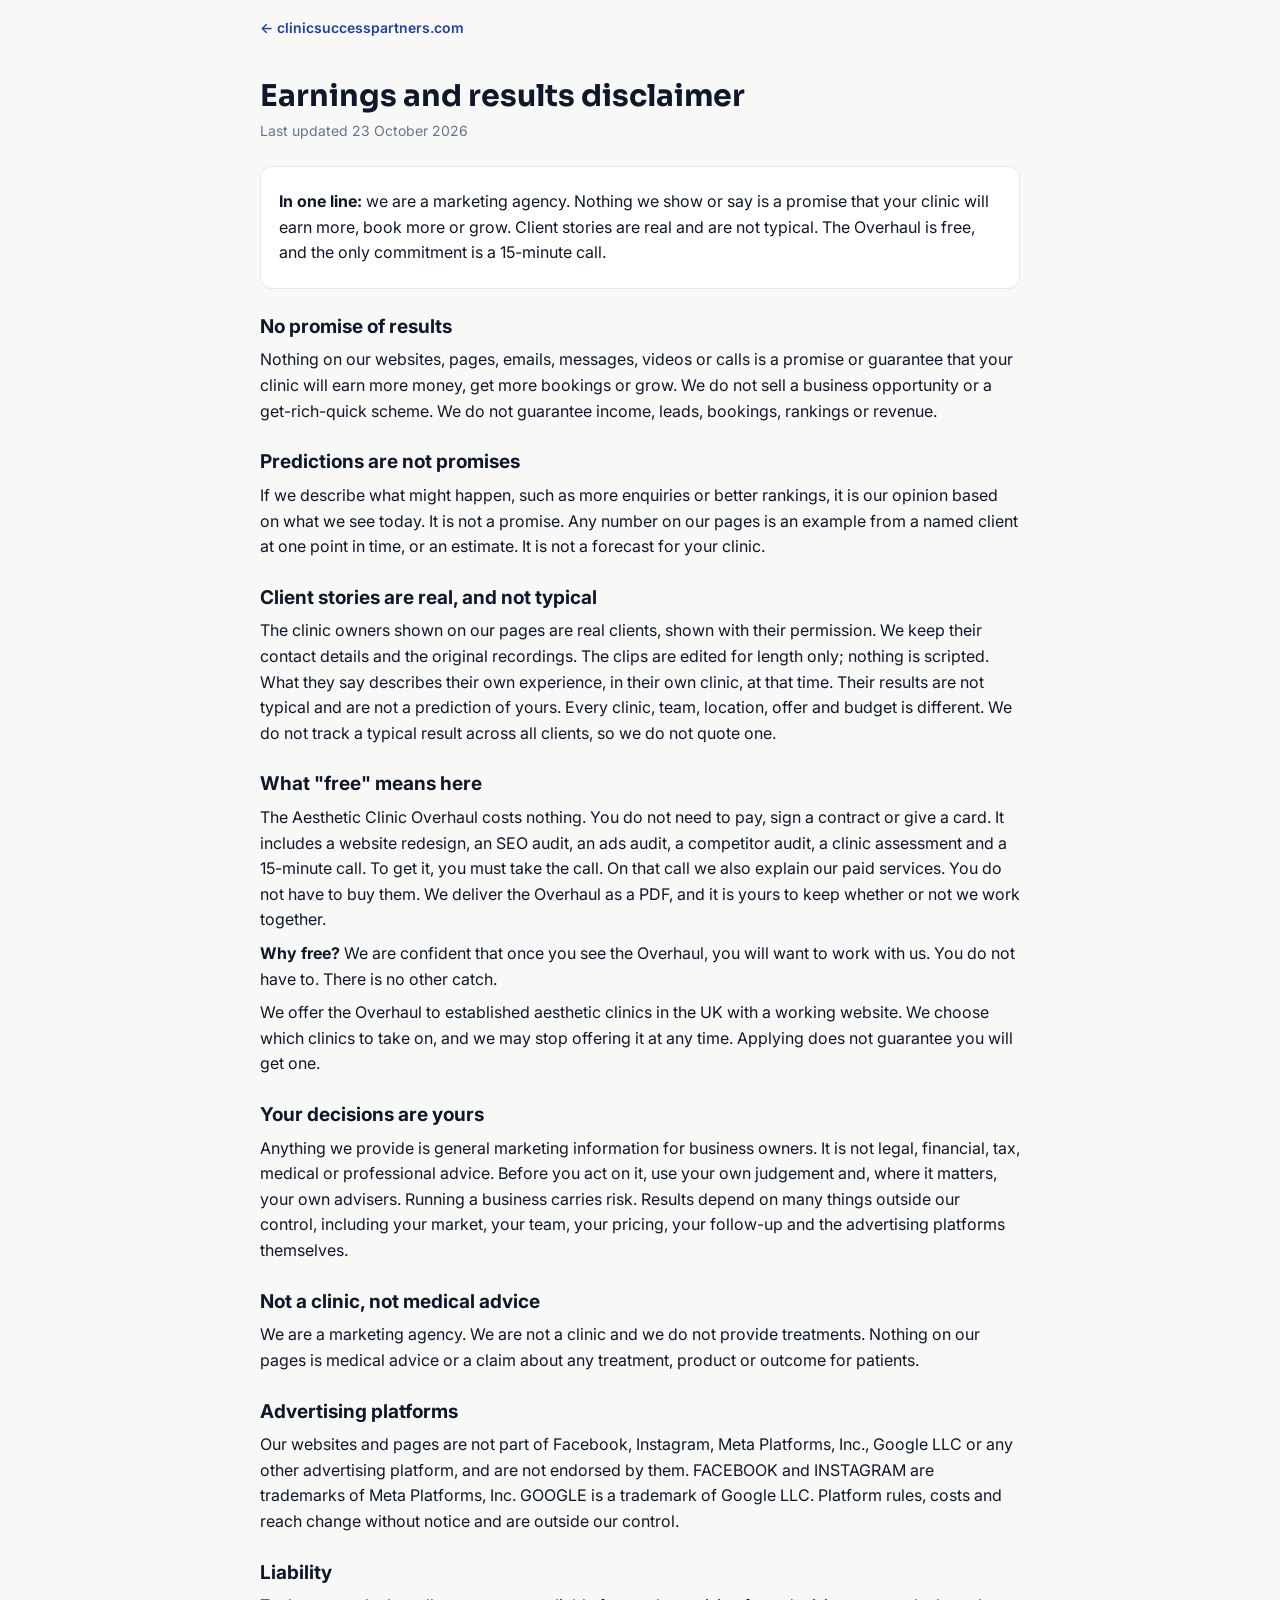
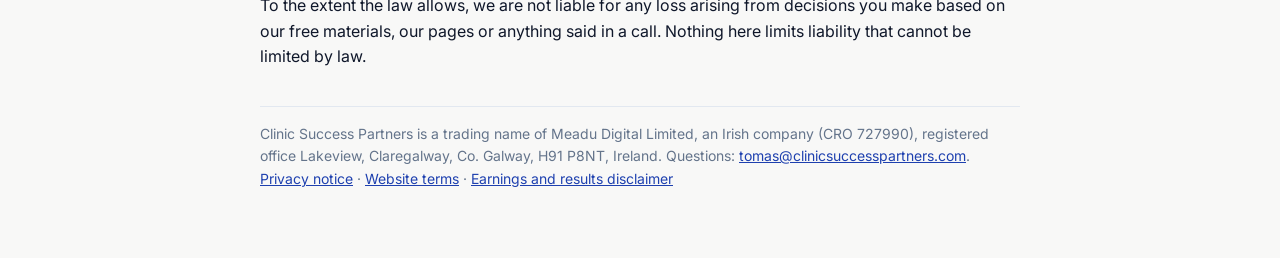
<file: earnings-disclaimer/index.html>
<!doctype html>
<html lang="en-GB">
<head>
<meta charset="utf-8">
<meta name="viewport" content="width=device-width, initial-scale=1">
<title>Earnings and results disclaimer · Clinic Success Partners</title>
<meta name="description" content="Clinic Success Partners makes no promise of income, bookings or growth. Client results are real and not typical.">
<link rel="canonical" href="https://clinicsuccesspartners.com/earnings-disclaimer/">
<link rel="icon" href="/assets/favicon-32.png" sizes="32x32">
<link rel="preconnect" href="https://fonts.googleapis.com"><link rel="preconnect" href="https://fonts.gstatic.com" crossorigin>
<link href="https://fonts.googleapis.com/css2?family=Sora:wght@700&family=Inter:wght@400;600;700&display=swap" rel="stylesheet">
<style>html,body{margin:0;padding:0;background:#F8F8F7}.csp-top{max-width:760px;margin:0 auto;padding:18px 20px 0;font:600 14px/1.4 Inter,system-ui,sans-serif}.csp-top a{color:#1E40AF;text-decoration:none}</style>
</head>
<body>
<div class="csp-top"><a href="/">&larr; clinicsuccesspartners.com</a></div>
<style>.csp-legal{max-width:760px;margin:0 auto;padding:40px 20px 60px;font:16px/1.6 Inter,system-ui,-apple-system,sans-serif;color:#0F172A;background:#F8F8F7}
.csp-legal h1{font:700 30px/1.2 Sora,Inter,sans-serif;margin:0 0 6px}.csp-legal .upd{color:#64748B;font-size:14px;margin:0 0 24px}
.csp-legal h2{font:700 19px/1.3 Inter,sans-serif;margin:26px 0 8px}.csp-legal p,.csp-legal li{margin:8px 0}.csp-legal ul{padding-left:22px}
.csp-legal a{color:#1E40AF}.csp-legal .foot{margin-top:36px;padding-top:16px;border-top:1px solid #E2E8F0;font-size:14px;color:#64748B}
.csp-legal .box{background:#fff;border:1px solid #E2E8F0;border-radius:12px;padding:14px 18px;margin:14px 0}</style><div class="csp-legal">
<h1>Earnings and results disclaimer</h1><p class="upd">Last updated 23 October 2026</p>
<div class="box"><p><b>In one line:</b> we are a marketing agency. Nothing we show or say is a promise that your clinic will earn more, book more or grow. Client stories are real and are not typical. The Overhaul is free, and the only commitment is a 15-minute call.</p></div>
<h2>No promise of results</h2>
<p>Nothing on our websites, pages, emails, messages, videos or calls is a promise or guarantee that your clinic will earn more money, get more bookings or grow. We do not sell a business opportunity or a get-rich-quick scheme. We do not guarantee income, leads, bookings, rankings or revenue.</p>
<h2>Predictions are not promises</h2>
<p>If we describe what might happen, such as more enquiries or better rankings, it is our opinion based on what we see today. It is not a promise. Any number on our pages is an example from a named client at one point in time, or an estimate. It is not a forecast for your clinic.</p>
<h2>Client stories are real, and not typical</h2>
<p>The clinic owners shown on our pages are real clients, shown with their permission. We keep their contact details and the original recordings. The clips are edited for length only; nothing is scripted. What they say describes their own experience, in their own clinic, at that time. Their results are not typical and are not a prediction of yours. Every clinic, team, location, offer and budget is different. We do not track a typical result across all clients, so we do not quote one.</p>
<h2>What "free" means here</h2>
<p>The Aesthetic Clinic Overhaul costs nothing. You do not need to pay, sign a contract or give a card. It includes a website redesign, an SEO audit, an ads audit, a competitor audit, a clinic assessment and a 15-minute call. To get it, you must take the call. On that call we also explain our paid services. You do not have to buy them. We deliver the Overhaul as a PDF, and it is yours to keep whether or not we work together.</p>
<p><b>Why free?</b> We are confident that once you see the Overhaul, you will want to work with us. You do not have to. There is no other catch.</p>
<p>We offer the Overhaul to established aesthetic clinics in the UK with a working website. We choose which clinics to take on, and we may stop offering it at any time. Applying does not guarantee you will get one.</p>
<h2>Your decisions are yours</h2>
<p>Anything we provide is general marketing information for business owners. It is not legal, financial, tax, medical or professional advice. Before you act on it, use your own judgement and, where it matters, your own advisers. Running a business carries risk. Results depend on many things outside our control, including your market, your team, your pricing, your follow-up and the advertising platforms themselves.</p>
<h2>Not a clinic, not medical advice</h2>
<p>We are a marketing agency. We are not a clinic and we do not provide treatments. Nothing on our pages is medical advice or a claim about any treatment, product or outcome for patients.</p>
<h2>Advertising platforms</h2>
<p>Our websites and pages are not part of Facebook, Instagram, Meta Platforms, Inc., Google LLC or any other advertising platform, and are not endorsed by them. FACEBOOK and INSTAGRAM are trademarks of Meta Platforms, Inc. GOOGLE is a trademark of Google LLC. Platform rules, costs and reach change without notice and are outside our control.</p>
<h2>Liability</h2>
<p>To the extent the law allows, we are not liable for any loss arising from decisions you make based on our free materials, our pages or anything said in a call. Nothing here limits liability that cannot be limited by law.</p>
<p class="foot">Clinic Success Partners is a trading name of Meadu Digital Limited, an Irish company (CRO 727990), registered office Lakeview, Claregalway, Co. Galway, H91 P8NT, Ireland. Questions: <a href="mailto:tomas@clinicsuccesspartners.com">tomas@clinicsuccesspartners.com</a>. <a href="https://clinicsuccesspartners.com/privacy-policy">Privacy notice</a> · <a href="https://clinicsuccesspartners.com/terms">Website terms</a> · <a href="https://clinicsuccesspartners.com/earnings-disclaimer">Earnings and results disclaimer</a></p></div>
</body>
</html>
</file>
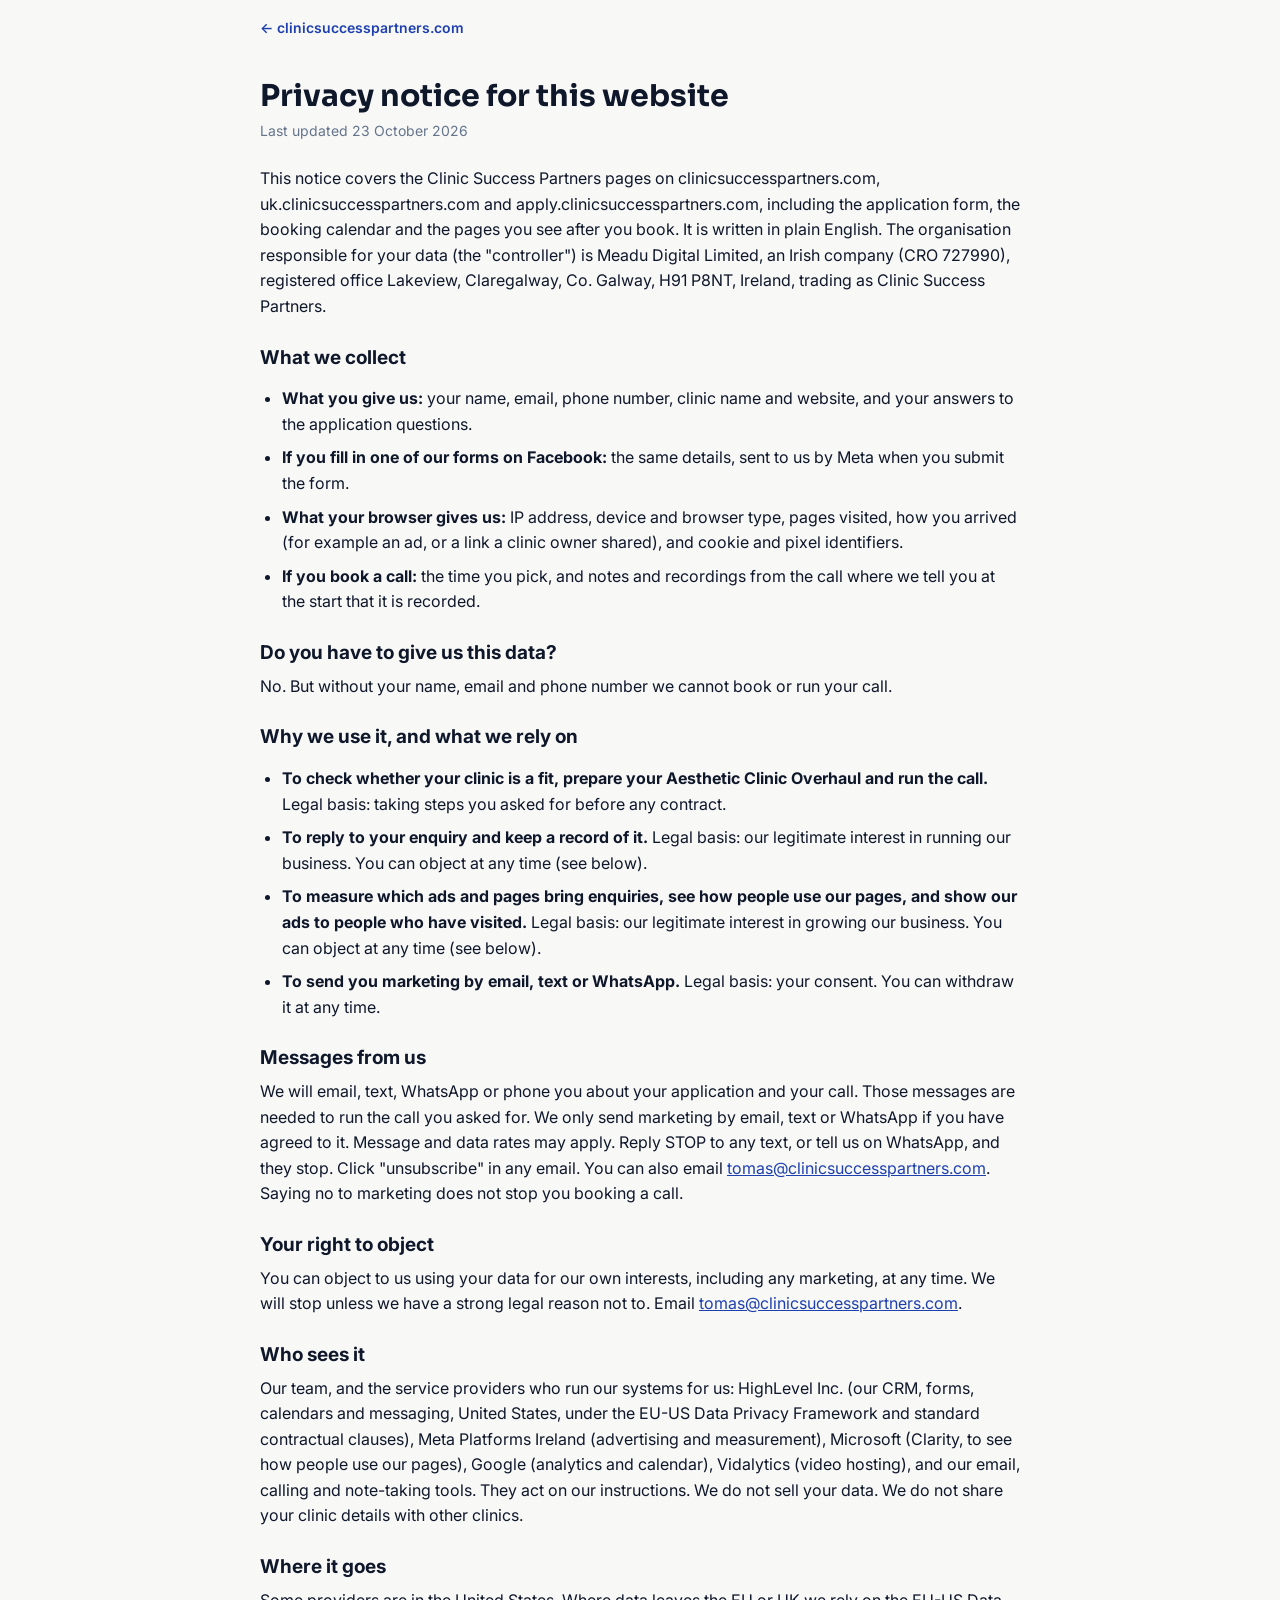
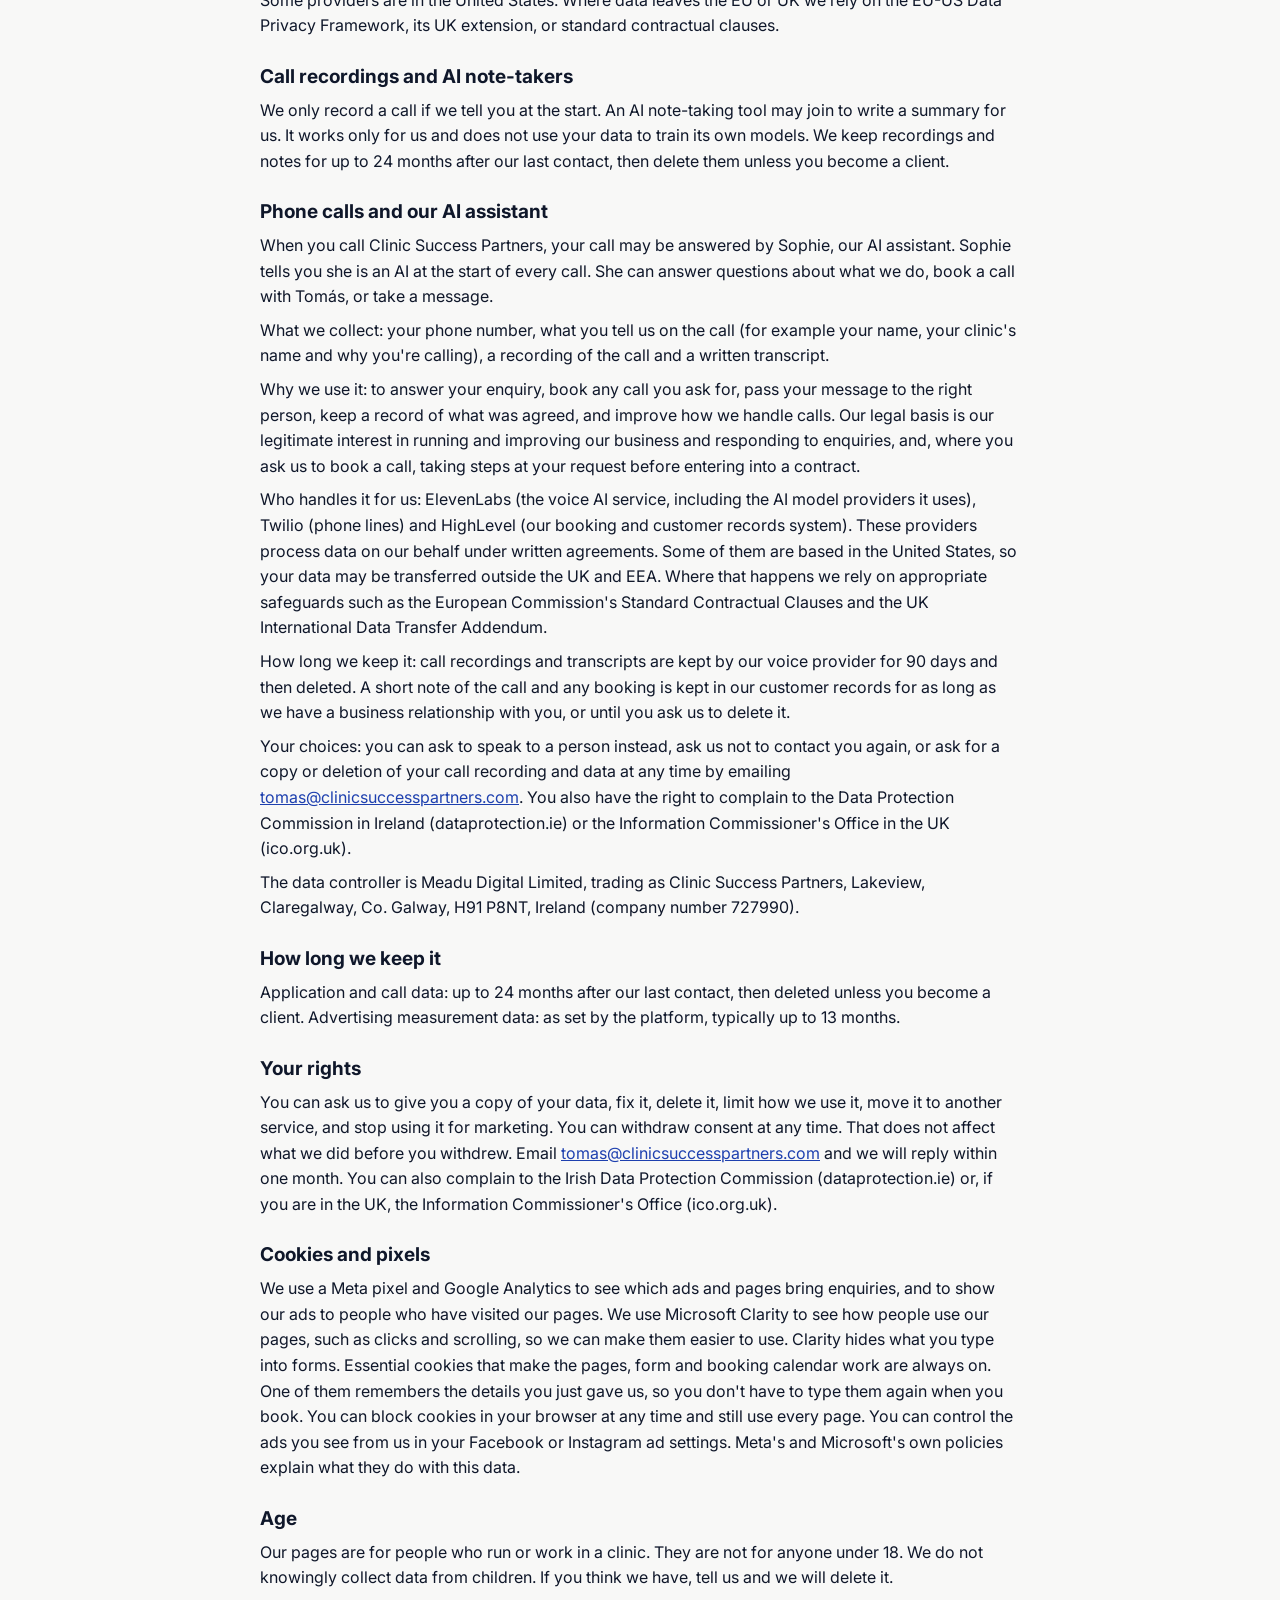
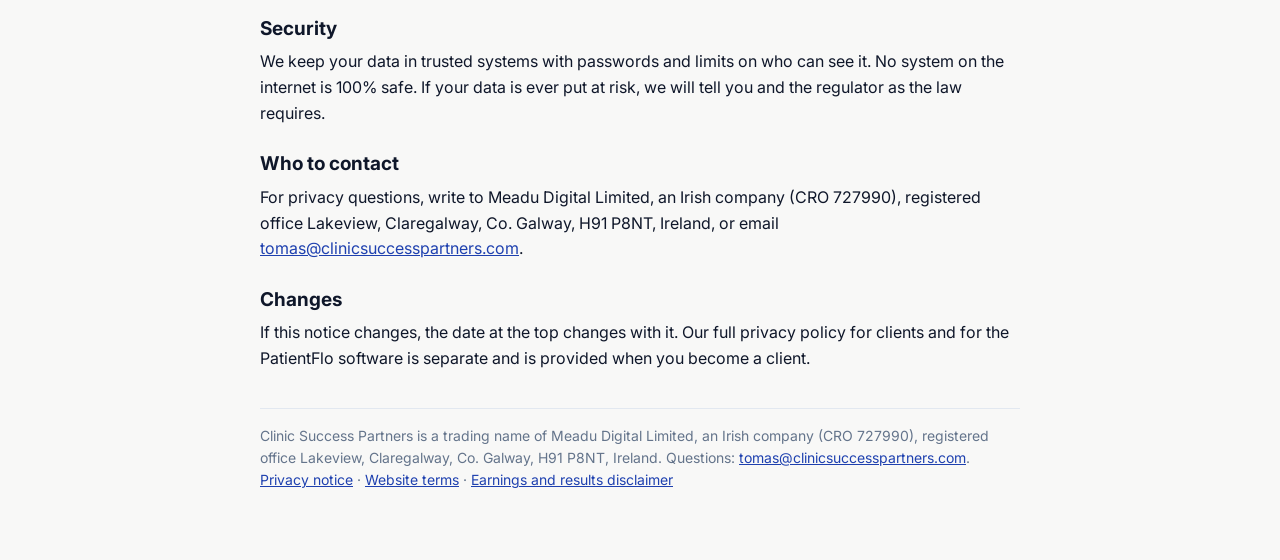
<file: privacy-policy/index.html>
<!doctype html>
<html lang="en-GB">
<head>
<meta charset="utf-8">
<meta name="viewport" content="width=device-width, initial-scale=1">
<title>Privacy notice · Clinic Success Partners</title>
<meta name="description" content="How Clinic Success Partners collects, uses and protects your data on its websites.">
<link rel="canonical" href="https://clinicsuccesspartners.com/privacy-policy/">
<link rel="icon" href="/assets/favicon-32.png" sizes="32x32">
<link rel="preconnect" href="https://fonts.googleapis.com"><link rel="preconnect" href="https://fonts.gstatic.com" crossorigin>
<link href="https://fonts.googleapis.com/css2?family=Sora:wght@700&family=Inter:wght@400;600;700&display=swap" rel="stylesheet">
<style>html,body{margin:0;padding:0;background:#F8F8F7}.csp-top{max-width:760px;margin:0 auto;padding:18px 20px 0;font:600 14px/1.4 Inter,system-ui,sans-serif}.csp-top a{color:#1E40AF;text-decoration:none}</style>
</head>
<body>
<div class="csp-top"><a href="/">&larr; clinicsuccesspartners.com</a></div>
<style>.csp-legal{max-width:760px;margin:0 auto;padding:40px 20px 60px;font:16px/1.6 Inter,system-ui,-apple-system,sans-serif;color:#0F172A;background:#F8F8F7}
.csp-legal h1{font:700 30px/1.2 Sora,Inter,sans-serif;margin:0 0 6px}.csp-legal .upd{color:#64748B;font-size:14px;margin:0 0 24px}
.csp-legal h2{font:700 19px/1.3 Inter,sans-serif;margin:26px 0 8px}.csp-legal p,.csp-legal li{margin:8px 0}.csp-legal ul{padding-left:22px}
.csp-legal a{color:#1E40AF}.csp-legal .foot{margin-top:36px;padding-top:16px;border-top:1px solid #E2E8F0;font-size:14px;color:#64748B}
.csp-legal .box{background:#fff;border:1px solid #E2E8F0;border-radius:12px;padding:14px 18px;margin:14px 0}</style><div class="csp-legal">
<h1>Privacy notice for this website</h1><p class="upd">Last updated 23 October 2026</p>
<p>This notice covers the Clinic Success Partners pages on clinicsuccesspartners.com, uk.clinicsuccesspartners.com and apply.clinicsuccesspartners.com, including the application form, the booking calendar and the pages you see after you book. It is written in plain English. The organisation responsible for your data (the "controller") is Meadu Digital Limited, an Irish company (CRO 727990), registered office Lakeview, Claregalway, Co. Galway, H91 P8NT, Ireland, trading as Clinic Success Partners.</p>
<h2>What we collect</h2>
<ul><li><b>What you give us:</b> your name, email, phone number, clinic name and website, and your answers to the application questions.</li>
<li><b>If you fill in one of our forms on Facebook:</b> the same details, sent to us by Meta when you submit the form.</li>
<li><b>What your browser gives us:</b> IP address, device and browser type, pages visited, how you arrived (for example an ad, or a link a clinic owner shared), and cookie and pixel identifiers.</li>
<li><b>If you book a call:</b> the time you pick, and notes and recordings from the call where we tell you at the start that it is recorded.</li></ul>
<h2>Do you have to give us this data?</h2>
<p>No. But without your name, email and phone number we cannot book or run your call.</p>
<h2>Why we use it, and what we rely on</h2>
<ul><li><b>To check whether your clinic is a fit, prepare your Aesthetic Clinic Overhaul and run the call.</b> Legal basis: taking steps you asked for before any contract.</li>
<li><b>To reply to your enquiry and keep a record of it.</b> Legal basis: our legitimate interest in running our business. You can object at any time (see below).</li>
<li><b>To measure which ads and pages bring enquiries, see how people use our pages, and show our ads to people who have visited.</b> Legal basis: our legitimate interest in growing our business. You can object at any time (see below).</li>
<li><b>To send you marketing by email, text or WhatsApp.</b> Legal basis: your consent. You can withdraw it at any time.</li></ul>
<h2>Messages from us</h2>
<p>We will email, text, WhatsApp or phone you about your application and your call. Those messages are needed to run the call you asked for. We only send marketing by email, text or WhatsApp if you have agreed to it. Message and data rates may apply. Reply STOP to any text, or tell us on WhatsApp, and they stop. Click "unsubscribe" in any email. You can also email <a href="mailto:tomas@clinicsuccesspartners.com">tomas@clinicsuccesspartners.com</a>. Saying no to marketing does not stop you booking a call.</p>
<h2>Your right to object</h2>
<p>You can object to us using your data for our own interests, including any marketing, at any time. We will stop unless we have a strong legal reason not to. Email <a href="mailto:tomas@clinicsuccesspartners.com">tomas@clinicsuccesspartners.com</a>.</p>
<h2>Who sees it</h2>
<p>Our team, and the service providers who run our systems for us: HighLevel Inc. (our CRM, forms, calendars and messaging, United States, under the EU-US Data Privacy Framework and standard contractual clauses), Meta Platforms Ireland (advertising and measurement), Microsoft (Clarity, to see how people use our pages), Google (analytics and calendar), Vidalytics (video hosting), and our email, calling and note-taking tools. They act on our instructions. We do not sell your data. We do not share your clinic details with other clinics.</p>
<h2>Where it goes</h2>
<p>Some providers are in the United States. Where data leaves the EU or UK we rely on the EU-US Data Privacy Framework, its UK extension, or standard contractual clauses.</p>
<h2>Call recordings and AI note-takers</h2>
<p>We only record a call if we tell you at the start. An AI note-taking tool may join to write a summary for us. It works only for us and does not use your data to train its own models. We keep recordings and notes for up to 24 months after our last contact, then delete them unless you become a client.</p>
<h2>Phone calls and our AI assistant</h2>
<p>When you call Clinic Success Partners, your call may be answered by Sophie, our AI assistant. Sophie tells you she is an AI at the start of every call. She can answer questions about what we do, book a call with Tomás, or take a message.</p>
<p>What we collect: your phone number, what you tell us on the call (for example your name, your clinic's name and why you're calling), a recording of the call and a written transcript.</p>
<p>Why we use it: to answer your enquiry, book any call you ask for, pass your message to the right person, keep a record of what was agreed, and improve how we handle calls. Our legal basis is our legitimate interest in running and improving our business and responding to enquiries, and, where you ask us to book a call, taking steps at your request before entering into a contract.</p>
<p>Who handles it for us: ElevenLabs (the voice AI service, including the AI model providers it uses), Twilio (phone lines) and HighLevel (our booking and customer records system). These providers process data on our behalf under written agreements. Some of them are based in the United States, so your data may be transferred outside the UK and EEA. Where that happens we rely on appropriate safeguards such as the European Commission's Standard Contractual Clauses and the UK International Data Transfer Addendum.</p>
<p>How long we keep it: call recordings and transcripts are kept by our voice provider for 90 days and then deleted. A short note of the call and any booking is kept in our customer records for as long as we have a business relationship with you, or until you ask us to delete it.</p>
<p>Your choices: you can ask to speak to a person instead, ask us not to contact you again, or ask for a copy or deletion of your call recording and data at any time by emailing <a href="mailto:tomas@clinicsuccesspartners.com">tomas@clinicsuccesspartners.com</a>. You also have the right to complain to the Data Protection Commission in Ireland (dataprotection.ie) or the Information Commissioner's Office in the UK (ico.org.uk).</p>
<p>The data controller is Meadu Digital Limited, trading as Clinic Success Partners, Lakeview, Claregalway, Co. Galway, H91 P8NT, Ireland (company number 727990).</p>
<h2>How long we keep it</h2>
<p>Application and call data: up to 24 months after our last contact, then deleted unless you become a client. Advertising measurement data: as set by the platform, typically up to 13 months.</p>
<h2>Your rights</h2>
<p>You can ask us to give you a copy of your data, fix it, delete it, limit how we use it, move it to another service, and stop using it for marketing. You can withdraw consent at any time. That does not affect what we did before you withdrew. Email <a href="mailto:tomas@clinicsuccesspartners.com">tomas@clinicsuccesspartners.com</a> and we will reply within one month. You can also complain to the Irish Data Protection Commission (dataprotection.ie) or, if you are in the UK, the Information Commissioner's Office (ico.org.uk).</p>
<h2>Cookies and pixels</h2>
<p>We use a Meta pixel and Google Analytics to see which ads and pages bring enquiries, and to show our ads to people who have visited our pages. We use Microsoft Clarity to see how people use our pages, such as clicks and scrolling, so we can make them easier to use. Clarity hides what you type into forms. Essential cookies that make the pages, form and booking calendar work are always on. One of them remembers the details you just gave us, so you don't have to type them again when you book. You can block cookies in your browser at any time and still use every page. You can control the ads you see from us in your Facebook or Instagram ad settings. Meta's and Microsoft's own policies explain what they do with this data.</p>
<h2>Age</h2>
<p>Our pages are for people who run or work in a clinic. They are not for anyone under 18. We do not knowingly collect data from children. If you think we have, tell us and we will delete it.</p>
<h2>Security</h2>
<p>We keep your data in trusted systems with passwords and limits on who can see it. No system on the internet is 100% safe. If your data is ever put at risk, we will tell you and the regulator as the law requires.</p>
<h2>Who to contact</h2>
<p>For privacy questions, write to Meadu Digital Limited, an Irish company (CRO 727990), registered office Lakeview, Claregalway, Co. Galway, H91 P8NT, Ireland, or email <a href="mailto:tomas@clinicsuccesspartners.com">tomas@clinicsuccesspartners.com</a>.</p>
<h2>Changes</h2>
<p>If this notice changes, the date at the top changes with it. Our full privacy policy for clients and for the PatientFlo software is separate and is provided when you become a client.</p>
<p class="foot">Clinic Success Partners is a trading name of Meadu Digital Limited, an Irish company (CRO 727990), registered office Lakeview, Claregalway, Co. Galway, H91 P8NT, Ireland. Questions: <a href="mailto:tomas@clinicsuccesspartners.com">tomas@clinicsuccesspartners.com</a>. <a href="https://clinicsuccesspartners.com/privacy-policy">Privacy notice</a> · <a href="https://clinicsuccesspartners.com/terms">Website terms</a> · <a href="https://clinicsuccesspartners.com/earnings-disclaimer">Earnings and results disclaimer</a></p></div>
</body>
</html>
</file>
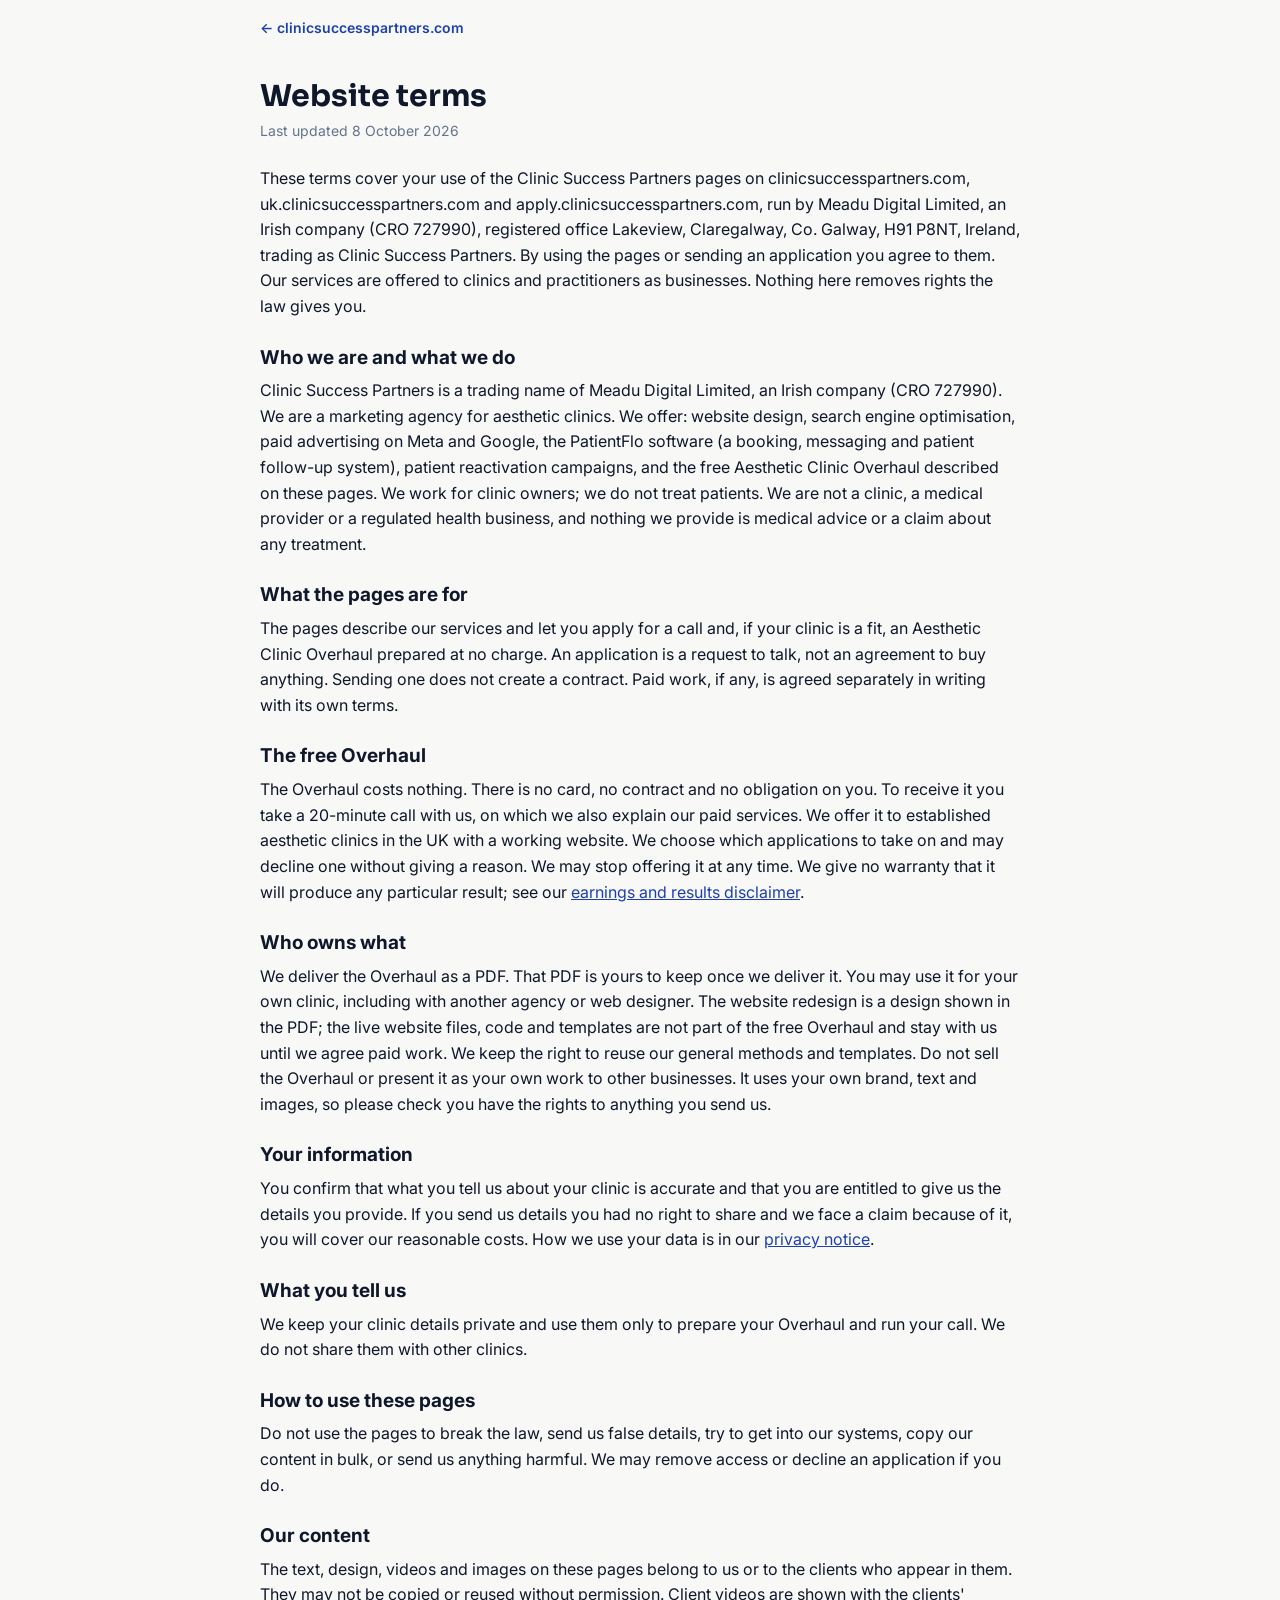
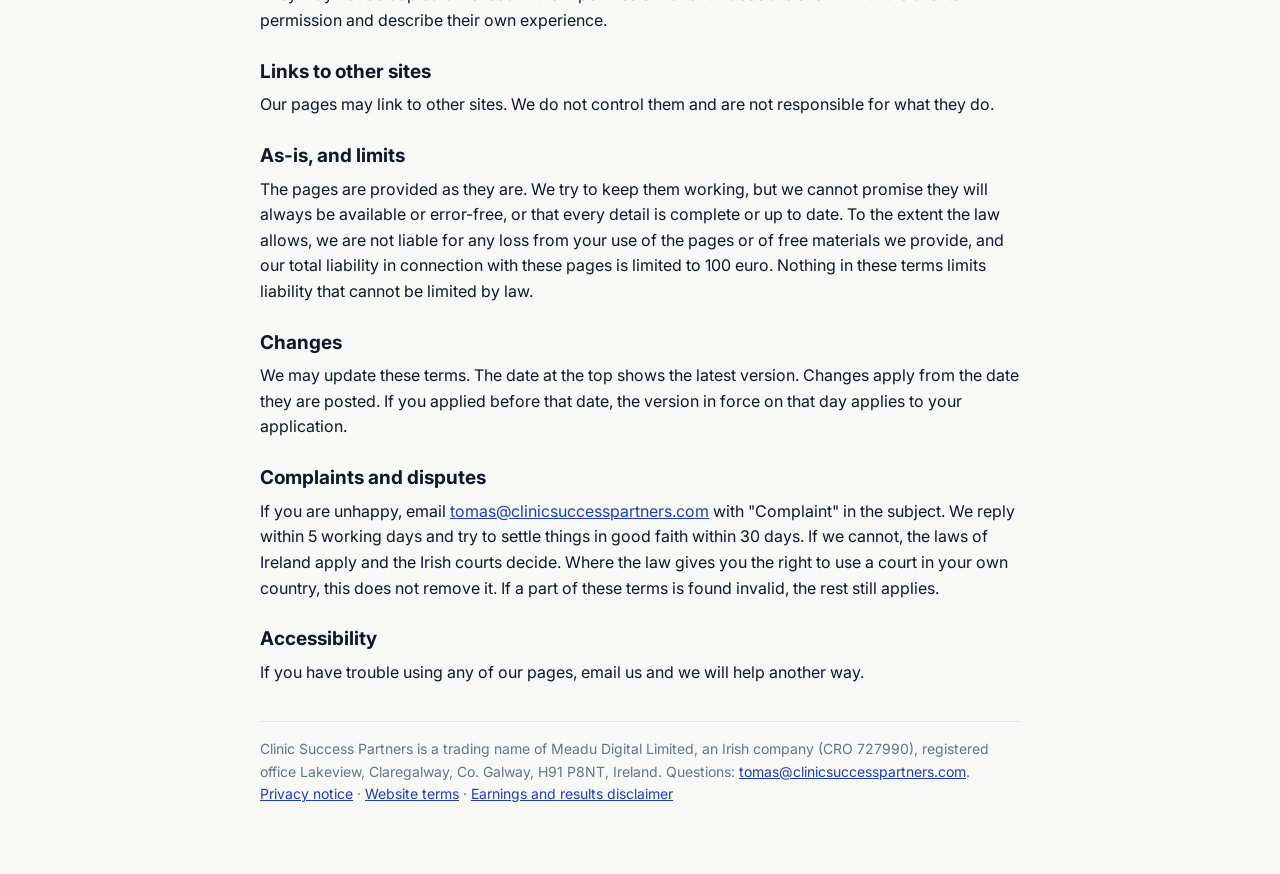
<file: terms/index.html>
<!doctype html>
<html lang="en-GB">
<head>
<meta charset="utf-8">
<meta name="viewport" content="width=device-width, initial-scale=1">
<title>Website terms · Clinic Success Partners</title>
<meta name="description" content="The terms that apply when you use the Clinic Success Partners websites or apply for a call.">
<link rel="canonical" href="https://clinicsuccesspartners.com/terms/">
<link rel="icon" href="/assets/favicon-32.png" sizes="32x32">
<link rel="preconnect" href="https://fonts.googleapis.com"><link rel="preconnect" href="https://fonts.gstatic.com" crossorigin>
<link href="https://fonts.googleapis.com/css2?family=Sora:wght@700&family=Inter:wght@400;600;700&display=swap" rel="stylesheet">
<style>html,body{margin:0;padding:0;background:#F8F8F7}.csp-top{max-width:760px;margin:0 auto;padding:18px 20px 0;font:600 14px/1.4 Inter,system-ui,sans-serif}.csp-top a{color:#1E40AF;text-decoration:none}</style>
</head>
<body>
<div class="csp-top"><a href="/">&larr; clinicsuccesspartners.com</a></div>
<style>.csp-legal{max-width:760px;margin:0 auto;padding:40px 20px 60px;font:16px/1.6 Inter,system-ui,-apple-system,sans-serif;color:#0F172A;background:#F8F8F7}
.csp-legal h1{font:700 30px/1.2 Sora,Inter,sans-serif;margin:0 0 6px}.csp-legal .upd{color:#64748B;font-size:14px;margin:0 0 24px}
.csp-legal h2{font:700 19px/1.3 Inter,sans-serif;margin:26px 0 8px}.csp-legal p,.csp-legal li{margin:8px 0}.csp-legal ul{padding-left:22px}
.csp-legal a{color:#1E40AF}.csp-legal .foot{margin-top:36px;padding-top:16px;border-top:1px solid #E2E8F0;font-size:14px;color:#64748B}
.csp-legal .box{background:#fff;border:1px solid #E2E8F0;border-radius:12px;padding:14px 18px;margin:14px 0}</style><div class="csp-legal">
<h1>Website terms</h1><p class="upd">Last updated 8 October 2026</p>
<p>These terms cover your use of the Clinic Success Partners pages on clinicsuccesspartners.com, uk.clinicsuccesspartners.com and apply.clinicsuccesspartners.com, run by Meadu Digital Limited, an Irish company (CRO 727990), registered office Lakeview, Claregalway, Co. Galway, H91 P8NT, Ireland, trading as Clinic Success Partners. By using the pages or sending an application you agree to them. Our services are offered to clinics and practitioners as businesses. Nothing here removes rights the law gives you.</p>
<h2>Who we are and what we do</h2>
<p>Clinic Success Partners is a trading name of Meadu Digital Limited, an Irish company (CRO 727990). We are a marketing agency for aesthetic clinics. We offer: website design, search engine optimisation, paid advertising on Meta and Google, the PatientFlo software (a booking, messaging and patient follow-up system), patient reactivation campaigns, and the free Aesthetic Clinic Overhaul described on these pages. We work for clinic owners; we do not treat patients. We are not a clinic, a medical provider or a regulated health business, and nothing we provide is medical advice or a claim about any treatment.</p>
<h2>What the pages are for</h2>
<p>The pages describe our services and let you apply for a call and, if your clinic is a fit, an Aesthetic Clinic Overhaul prepared at no charge. An application is a request to talk, not an agreement to buy anything. Sending one does not create a contract. Paid work, if any, is agreed separately in writing with its own terms.</p>
<h2>The free Overhaul</h2>
<p>The Overhaul costs nothing. There is no card, no contract and no obligation on you. To receive it you take a 20-minute call with us, on which we also explain our paid services. We offer it to established aesthetic clinics in the UK with a working website. We choose which applications to take on and may decline one without giving a reason. We may stop offering it at any time. We give no warranty that it will produce any particular result; see our <a href="https://clinicsuccesspartners.com/earnings-disclaimer">earnings and results disclaimer</a>.</p>
<h2>Who owns what</h2>
<p>We deliver the Overhaul as a PDF. That PDF is yours to keep once we deliver it. You may use it for your own clinic, including with another agency or web designer. The website redesign is a design shown in the PDF; the live website files, code and templates are not part of the free Overhaul and stay with us until we agree paid work. We keep the right to reuse our general methods and templates. Do not sell the Overhaul or present it as your own work to other businesses. It uses your own brand, text and images, so please check you have the rights to anything you send us.</p>
<h2>Your information</h2>
<p>You confirm that what you tell us about your clinic is accurate and that you are entitled to give us the details you provide. If you send us details you had no right to share and we face a claim because of it, you will cover our reasonable costs. How we use your data is in our <a href="https://clinicsuccesspartners.com/privacy-policy">privacy notice</a>.</p>
<h2>What you tell us</h2>
<p>We keep your clinic details private and use them only to prepare your Overhaul and run your call. We do not share them with other clinics.</p>
<h2>How to use these pages</h2>
<p>Do not use the pages to break the law, send us false details, try to get into our systems, copy our content in bulk, or send us anything harmful. We may remove access or decline an application if you do.</p>
<h2>Our content</h2>
<p>The text, design, videos and images on these pages belong to us or to the clients who appear in them. They may not be copied or reused without permission. Client videos are shown with the clients' permission and describe their own experience.</p>
<h2>Links to other sites</h2>
<p>Our pages may link to other sites. We do not control them and are not responsible for what they do.</p>
<h2>As-is, and limits</h2>
<p>The pages are provided as they are. We try to keep them working, but we cannot promise they will always be available or error-free, or that every detail is complete or up to date. To the extent the law allows, we are not liable for any loss from your use of the pages or of free materials we provide, and our total liability in connection with these pages is limited to 100 euro. Nothing in these terms limits liability that cannot be limited by law.</p>
<h2>Changes</h2>
<p>We may update these terms. The date at the top shows the latest version. Changes apply from the date they are posted. If you applied before that date, the version in force on that day applies to your application.</p>
<h2>Complaints and disputes</h2>
<p>If you are unhappy, email <a href="mailto:tomas@clinicsuccesspartners.com">tomas@clinicsuccesspartners.com</a> with "Complaint" in the subject. We reply within 5 working days and try to settle things in good faith within 30 days. If we cannot, the laws of Ireland apply and the Irish courts decide. Where the law gives you the right to use a court in your own country, this does not remove it. If a part of these terms is found invalid, the rest still applies.</p>
<h2>Accessibility</h2>
<p>If you have trouble using any of our pages, email us and we will help another way.</p>
<p class="foot">Clinic Success Partners is a trading name of Meadu Digital Limited, an Irish company (CRO 727990), registered office Lakeview, Claregalway, Co. Galway, H91 P8NT, Ireland. Questions: <a href="mailto:tomas@clinicsuccesspartners.com">tomas@clinicsuccesspartners.com</a>. <a href="https://clinicsuccesspartners.com/privacy-policy">Privacy notice</a> · <a href="https://clinicsuccesspartners.com/terms">Website terms</a> · <a href="https://clinicsuccesspartners.com/earnings-disclaimer">Earnings and results disclaimer</a></p></div>
</body>
</html>
</file>
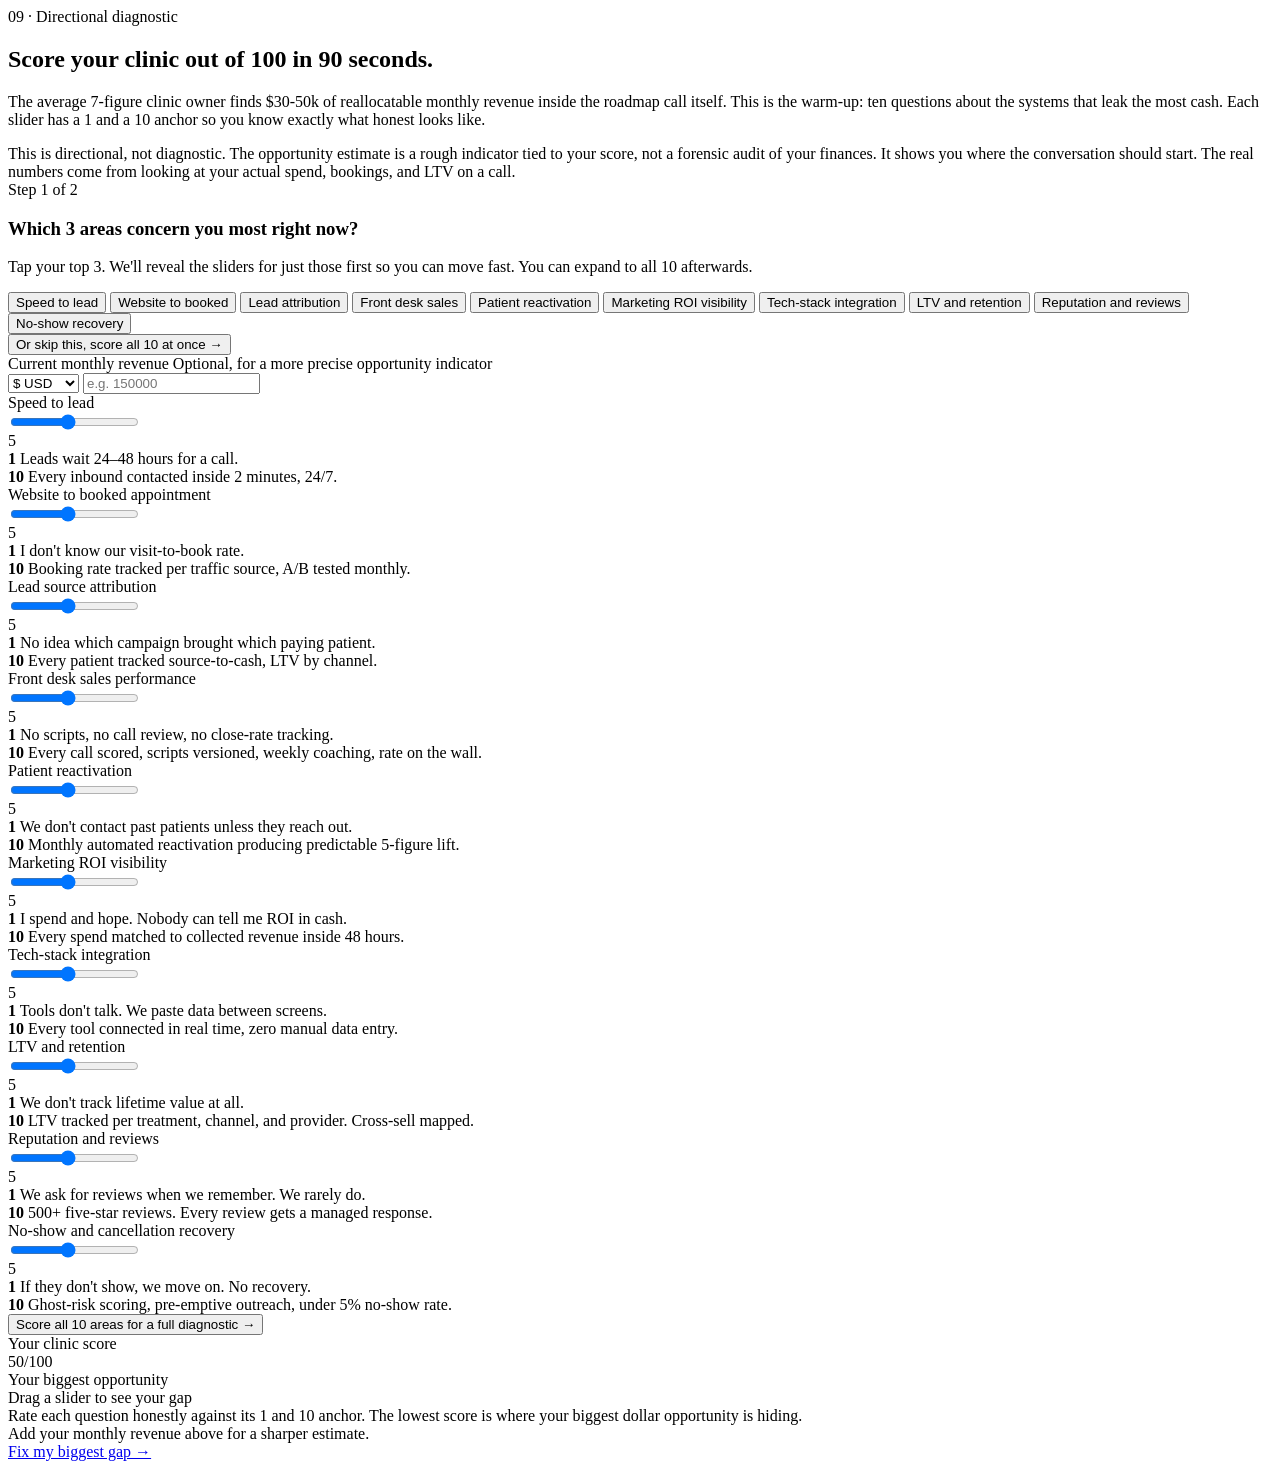
<file: .archive/scorecard-section.html>
<!--
  ARCHIVED: Scorecard / "Score your clinic out of 100 in 90 seconds" section
  Removed from index.html on 2026-04-19 (commit pending) per Tomas: numbers
  read as fabricated to visitor (no visible methodology / no revenue anchor).
  To be replaced post-stress-test by the Sellability Report.

  To restore:
    1. Paste this section back into index.html immediately AFTER the
       "INTEGRATIONS / Plugs into your stack" section and BEFORE the
       "WHY CSP" section.
    2. Re-add to <head>/<body> bottom: <script src="./js/scorecard.js" defer></script>
    3. Re-add footer link: <li><a href="#scorecard">Free diagnostic</a></li>
    4. CSS for .scorecard-section / .sc-* lives inline in index.html and was
       intentionally left in place for fast restore.
    5. Logic file js/scorecard.js was kept in place (unused after removal).
-->

<!-- ============================== SCORECARD ============================== -->
<section class="scorecard-section" id="scorecard" data-cursor-glow>
  <div class="wrap">
    <span class="sec-eye">09 · Directional diagnostic</span>
    <h2>Score your clinic out of 100 in 90 seconds.</h2>
    <p class="intro">The average 7-figure clinic owner finds $30-50k of reallocatable monthly revenue inside the roadmap call itself. This is the warm-up: ten questions about the systems that leak the most cash. Each slider has a 1 and a 10 anchor so you know exactly what honest looks like.</p>
    <div class="scorecard" id="csp-scorecard">
      <div class="sc-honest">
        This is directional, not diagnostic. The opportunity estimate is a rough indicator tied to your score, not a forensic audit of your finances. It shows you where the conversation should start. The real numbers come from looking at your actual spend, bookings, and LTV on a call.
      </div>

      <div class="sc-tier" id="sc-tier">
        <span class="sc-tier-eye">Step 1 of 2</span>
        <h3 class="sc-tier-title">Which 3 areas concern you most right now?</h3>
        <p class="sc-tier-sub">Tap your top 3. We'll reveal the sliders for just those first so you can move fast. You can expand to all 10 afterwards.</p>
        <div class="sc-chips" role="group" aria-label="Pick your top 3 concerns">
          <button type="button" class="sc-chip" data-target="speed">Speed to lead</button>
          <button type="button" class="sc-chip" data-target="conversion">Website to booked</button>
          <button type="button" class="sc-chip" data-target="attribution">Lead attribution</button>
          <button type="button" class="sc-chip" data-target="frontdesk">Front desk sales</button>
          <button type="button" class="sc-chip" data-target="reactivation">Patient reactivation</button>
          <button type="button" class="sc-chip" data-target="roi">Marketing ROI visibility</button>
          <button type="button" class="sc-chip" data-target="integration">Tech-stack integration</button>
          <button type="button" class="sc-chip" data-target="ltv">LTV and retention</button>
          <button type="button" class="sc-chip" data-target="reviews">Reputation and reviews</button>
          <button type="button" class="sc-chip" data-target="noshow">No-show recovery</button>
        </div>
        <button type="button" class="sc-tier-skip" id="sc-tier-skip">Or skip this, score all 10 at once →</button>
      </div>

      <div class="sc-revenue">
        <div>
          <span class="r-label">Current monthly revenue</span>
          <span class="r-sub">Optional, for a more precise opportunity indicator</span>
        </div>
        <div class="sc-rev-inputs">
          <select id="sc-currency-input" aria-label="Currency">
            <option value="USD">$ USD</option>
            <option value="GBP">£ GBP</option>
            <option value="EUR">€ EUR</option>
            <option value="AUD">A$ AUD</option>
          </select>
          <input id="sc-revenue-input" type="number" min="0" step="5000" placeholder="e.g. 150000" inputmode="numeric" aria-label="Current monthly revenue, optional" />
        </div>
      </div>

      <div class="sc-rows">
        <div class="sc-row" data-sc="speed">
          <div class="sc-label"><span class="lbl">Speed to lead</span></div>
          <div class="sc-slider"><input type="range" min="1" max="10" value="5" aria-label="Speed to lead score" /></div>
          <div class="sc-val">5</div>
          <div class="sc-anchors">
            <div class="sc-anchor lo"><b>1</b> Leads wait 24–48 hours for a call.</div>
            <div class="sc-anchor hi"><b>10</b> Every inbound contacted inside 2 minutes, 24/7.</div>
          </div>
        </div>
        <div class="sc-row" data-sc="conversion">
          <div class="sc-label"><span class="lbl">Website to booked appointment</span></div>
          <div class="sc-slider"><input type="range" min="1" max="10" value="5" aria-label="Website conversion score" /></div>
          <div class="sc-val">5</div>
          <div class="sc-anchors">
            <div class="sc-anchor lo"><b>1</b> I don't know our visit-to-book rate.</div>
            <div class="sc-anchor hi"><b>10</b> Booking rate tracked per traffic source, A/B tested monthly.</div>
          </div>
        </div>
        <div class="sc-row" data-sc="attribution">
          <div class="sc-label"><span class="lbl">Lead source attribution</span></div>
          <div class="sc-slider"><input type="range" min="1" max="10" value="5" aria-label="Lead attribution score" /></div>
          <div class="sc-val">5</div>
          <div class="sc-anchors">
            <div class="sc-anchor lo"><b>1</b> No idea which campaign brought which paying patient.</div>
            <div class="sc-anchor hi"><b>10</b> Every patient tracked source-to-cash, LTV by channel.</div>
          </div>
        </div>
        <div class="sc-row" data-sc="frontdesk">
          <div class="sc-label"><span class="lbl">Front desk sales performance</span></div>
          <div class="sc-slider"><input type="range" min="1" max="10" value="5" aria-label="Front desk score" /></div>
          <div class="sc-val">5</div>
          <div class="sc-anchors">
            <div class="sc-anchor lo"><b>1</b> No scripts, no call review, no close-rate tracking.</div>
            <div class="sc-anchor hi"><b>10</b> Every call scored, scripts versioned, weekly coaching, rate on the wall.</div>
          </div>
        </div>
        <div class="sc-row" data-sc="reactivation">
          <div class="sc-label"><span class="lbl">Patient reactivation</span></div>
          <div class="sc-slider"><input type="range" min="1" max="10" value="5" aria-label="Reactivation score" /></div>
          <div class="sc-val">5</div>
          <div class="sc-anchors">
            <div class="sc-anchor lo"><b>1</b> We don't contact past patients unless they reach out.</div>
            <div class="sc-anchor hi"><b>10</b> Monthly automated reactivation producing predictable 5-figure lift.</div>
          </div>
        </div>
        <div class="sc-row" data-sc="roi">
          <div class="sc-label"><span class="lbl">Marketing ROI visibility</span></div>
          <div class="sc-slider"><input type="range" min="1" max="10" value="5" aria-label="Marketing ROI score" /></div>
          <div class="sc-val">5</div>
          <div class="sc-anchors">
            <div class="sc-anchor lo"><b>1</b> I spend and hope. Nobody can tell me ROI in cash.</div>
            <div class="sc-anchor hi"><b>10</b> Every spend matched to collected revenue inside 48 hours.</div>
          </div>
        </div>
        <div class="sc-row" data-sc="integration">
          <div class="sc-label"><span class="lbl">Tech-stack integration</span></div>
          <div class="sc-slider"><input type="range" min="1" max="10" value="5" aria-label="Integration score" /></div>
          <div class="sc-val">5</div>
          <div class="sc-anchors">
            <div class="sc-anchor lo"><b>1</b> Tools don't talk. We paste data between screens.</div>
            <div class="sc-anchor hi"><b>10</b> Every tool connected in real time, zero manual data entry.</div>
          </div>
        </div>
        <div class="sc-row" data-sc="ltv">
          <div class="sc-label"><span class="lbl">LTV and retention</span></div>
          <div class="sc-slider"><input type="range" min="1" max="10" value="5" aria-label="LTV score" /></div>
          <div class="sc-val">5</div>
          <div class="sc-anchors">
            <div class="sc-anchor lo"><b>1</b> We don't track lifetime value at all.</div>
            <div class="sc-anchor hi"><b>10</b> LTV tracked per treatment, channel, and provider. Cross-sell mapped.</div>
          </div>
        </div>
        <div class="sc-row" data-sc="reviews">
          <div class="sc-label"><span class="lbl">Reputation and reviews</span></div>
          <div class="sc-slider"><input type="range" min="1" max="10" value="5" aria-label="Reviews score" /></div>
          <div class="sc-val">5</div>
          <div class="sc-anchors">
            <div class="sc-anchor lo"><b>1</b> We ask for reviews when we remember. We rarely do.</div>
            <div class="sc-anchor hi"><b>10</b> 500+ five-star reviews. Every review gets a managed response.</div>
          </div>
        </div>
        <div class="sc-row" data-sc="noshow">
          <div class="sc-label"><span class="lbl">No-show and cancellation recovery</span></div>
          <div class="sc-slider"><input type="range" min="1" max="10" value="5" aria-label="No-show recovery score" /></div>
          <div class="sc-val">5</div>
          <div class="sc-anchors">
            <div class="sc-anchor lo"><b>1</b> If they don't show, we move on. No recovery.</div>
            <div class="sc-anchor hi"><b>10</b> Ghost-risk scoring, pre-emptive outreach, under 5% no-show rate.</div>
          </div>
        </div>
      </div>

      <div class="sc-expand">
        <button type="button" id="sc-expand-btn">Score all 10 areas for a full diagnostic →</button>
      </div>

      <div class="sc-result">
        <div class="sc-result-left">
          <div class="sc-score-label">Your clinic score</div>
          <div class="sc-score" id="sc-score"><span id="sc-score-val">50</span><span class="max">/100</span></div>
          <div class="sc-bar"><div class="sc-bar-fill" id="sc-bar" style="width: 50%;"></div></div>
        </div>
        <div class="sc-opportunity">
          <div class="o-lbl" id="sc-opp-label">Your biggest opportunity</div>
          <div class="o-title" id="sc-opp-title">Drag a slider to see your gap</div>
          <div class="o-copy" id="sc-opp-copy">Rate each question honestly against its 1 and 10 anchor. The lowest score is where your biggest dollar opportunity is hiding.</div>
          <div class="o-secondary" id="sc-opp-secondary">Add your monthly revenue above for a sharper estimate.</div>
        </div>
      </div>

      <div class="sc-cta-row">
        <a class="btn btn-primary btn-lg magnetic" id="sc-cta" href="https://book.clinicsuccesspartners.com/schedule-call?utm_source=csp_homepage&utm_medium=organic&utm_campaign=vsl_v3&utm_content=scorecard_50&score=50" target="_blank" rel="noopener">Fix my biggest gap →</a>
      </div>
    </div>
  </div>
</section>
</file>
<file: brand/tokens.css>
/* ============================================================
 * CSP BRAND TOKENS — v5
 * Canonical design tokens. Drop into any page via:
 *   <link rel="stylesheet" href="tokens.css" />
 * All colors, fonts, spacing, shadows, radii live here.
 * ============================================================ */

/* NOTE: Google Fonts are loaded directly in index.html <head> via <link>.
   The @import pattern created a sequential CSS dependency chain that added
   200-500ms to First Contentful Paint. Do not re-add @import here. */

:root {
  /* ---------- Color · Warm neutrals ---------- */
  --csp-warm-900: #1A1A19;   /* Near-black, warm undertone. Headlines, hero bg. */
  --csp-warm-700: #34322D;   /* Secondary dark. Body copy on light. */

  /* ---------- Color · Brand blue ---------- */
  --csp-blue-900: #1E3A8A;   /* Deepest emphasis. Logo, hover-pressed. */
  --csp-blue-800: #1E40AF;   /* ★ PRIMARY. All CTAs, links, accents. */
  --csp-blue-700: #1D4ED8;   /* Hover/bright. Text links in body. */
  --csp-blue-400: #3B82F6;   /* Rare — data viz, terminal prompts. */
  --csp-blue-100: #DBEAFE;   /* Border on tinted surfaces. */
  --csp-blue-50:  #EFF6FF;   /* Callout backgrounds, tag chips. */

  /* ---------- Color · Ink (body text + borders) ---------- */
  --csp-ink-900:  #0F172A;
  --csp-ink-700:  #334155;
  --csp-ink-500:  #64748B;
  --csp-ink-300:  #E2E8F0;

  /* ---------- Color · Surfaces ---------- */
  --csp-bg:        #F8F8F7;   /* Warm off-white. Default page bg. */
  --csp-surface:   #FFFFFF;   /* Cards, modals. */
  --csp-surface-2: #F1F5F9;   /* Alt sections. */

  /* ---------- Color · Status ---------- */
  --csp-success: #059669;
  --csp-warning: #B45309;
  --csp-danger:  #B91C1C;

  /* ---------- Shadows ---------- */
  --csp-shadow-sm:        0 1px 2px rgba(15,23,42,0.04);
  --csp-shadow:           0 4px 20px rgba(15,23,42,0.06);
  --csp-shadow-lg:        0 12px 32px rgba(15,23,42,0.08);
  --csp-shadow-xl:        0 24px 48px rgba(15,23,42,0.12);

  /* Tinted (blue-halo) shadows for primary CTA — Manus signature */
  --csp-shadow-cta:       0 4px 14px rgba(30,64,175,0.28), 0 1px 2px rgba(30,64,175,0.2);
  --csp-shadow-cta-hover: 0 10px 24px rgba(30,64,175,0.34), 0 2px 4px rgba(30,64,175,0.22);

  /* ---------- Radius ---------- */
  --csp-r-xs:   3px;
  --csp-r-sm:   4px;
  --csp-r:      8px;
  --csp-r-md:   10px;
  --csp-r-lg:   12px;
  --csp-r-xl:   16px;
  --csp-r-full: 999px;

  /* ---------- Spacing scale (4/8/12/16/24/32/48/64/96) ---------- */
  --csp-sp-1:  4px;
  --csp-sp-2:  8px;
  --csp-sp-3:  12px;
  --csp-sp-4:  16px;
  --csp-sp-6:  24px;
  --csp-sp-8:  32px;
  --csp-sp-12: 48px;
  --csp-sp-16: 64px;
  --csp-sp-24: 96px;

  /* ---------- Type stacks ---------- */
  --csp-font-display: 'Sora', 'Inter', -apple-system, system-ui, sans-serif;
  --csp-font-ui:      'Inter', -apple-system, system-ui, sans-serif;
  --csp-font-mono:    'JetBrains Mono', ui-monospace, SFMono-Regular, Menlo, monospace;

  /* ---------- Type sizes (fluid where useful) ---------- */
  --csp-text-xs:      0.75rem;    /* 12px */
  --csp-text-sm:      0.875rem;   /* 14px */
  --csp-text-base:    1rem;       /* 16px */
  --csp-text-lg:      1.125rem;   /* 18px */
  --csp-text-xl:      1.25rem;    /* 20px */
  --csp-text-2xl:     1.5rem;     /* 24px */
  --csp-text-3xl:     1.875rem;   /* 30px */
  --csp-text-4xl:     2.25rem;    /* 36px */
  --csp-text-5xl:     2.75rem;    /* 44px */
  --csp-text-display: clamp(2.5rem, 4vw + 1rem, 4.5rem);

  /* ---------- Type tracking (letter-spacing) ---------- */
  --csp-track-display: -0.03em;
  --csp-track-h:       -0.01em;
  --csp-track-body:     0;
  --csp-track-mono:     0.04em;
  --csp-track-caps:     0.12em;
  --csp-track-eyebrow:  0.18em;

  /* ---------- Transitions ---------- */
  --csp-ease:          cubic-bezier(0.4, 0, 0.2, 1);
  --csp-ease-out:      cubic-bezier(0, 0, 0.2, 1);
  --csp-dur-fast:      0.15s;
  --csp-dur:           0.2s;
  --csp-dur-slow:      0.4s;
  --csp-dur-reveal:    0.7s;
  --csp-dur-count:     1.1s;
}

/* ---------- Defaults applied to body of anything using tokens ---------- */
html, body {
  font-family: var(--csp-font-ui);
  color: var(--csp-ink-900);
  background: var(--csp-bg);
  line-height: 1.5;
  -webkit-font-smoothing: antialiased;
  -moz-osx-font-smoothing: grayscale;
}

/* ---------- Reduced motion — respect user preferences ---------- */
@media (prefers-reduced-motion: reduce) {
  *, *::before, *::after {
    animation-duration: 0.01ms !important;
    animation-iteration-count: 1 !important;
    transition-duration: 0.01ms !important;
  }
}
</file>
<file: brand/motion.css>
/* ============================================================
 * CSP MOTION STYLES — v5
 * Companion stylesheet for motion.js. Import AFTER tokens.css.
 * ============================================================ */

/* ---------- REVEAL ---------- */
.reveal {
  opacity: 0;
  transform: translateY(12px);
  transition: opacity var(--csp-dur-reveal) var(--csp-ease),
              transform var(--csp-dur-reveal) var(--csp-ease);
}
.reveal.revealed { opacity: 1; transform: translateY(0); }

/* ---------- STAGGER (children reveal with cascading delay) ---------- */
.stagger > * {
  opacity: 0;
  transform: translateY(12px);
  transition: opacity var(--csp-dur-reveal) var(--csp-ease),
              transform var(--csp-dur-reveal) var(--csp-ease);
}
.stagger > *.stagger-in { opacity: 1; transform: translateY(0); }

/* ---------- TEXT-REVEAL (whole block fades up — simpler than split-text) ---------- */
.text-reveal {
  opacity: 0;
  transform: translateY(16px);
  transition: opacity 0.8s var(--csp-ease), transform 0.8s var(--csp-ease);
}
.text-reveal-in { opacity: 1; transform: translateY(0); }

/* ---------- SPARKLINE DRAW-ON-VIEW ---------- */
.spark path {
  stroke-dasharray: 100;
  stroke-dashoffset: 100;
  transition: stroke-dashoffset 1.2s var(--csp-ease);
}
.spark.drawn path { stroke-dashoffset: 0; }

/* ---------- SHIMMER (accent word — use on <span class="hl shimmer">) ---------- */
.hl {
  color: var(--csp-blue-800);
  text-decoration: underline;
  text-decoration-thickness: 2px;
  text-underline-offset: 5px;
}
.hl.shimmer {
  background: linear-gradient(100deg,
    var(--csp-blue-800) 20%,
    var(--csp-blue-400) 50%,
    var(--csp-blue-800) 80%);
  background-size: 200% 100%;
  -webkit-background-clip: text;
  background-clip: text;
  -webkit-text-fill-color: transparent;
  animation: csp-shimmer 3s linear infinite;
  text-decoration-color: var(--csp-blue-800);
}
@keyframes csp-shimmer {
  0%   { background-position: 100% 0; }
  100% { background-position: -100% 0; }
}

/* ---------- PULSE (LIVE indicator / status dot) ---------- */
.pulse, .pulse-dot {
  animation: csp-pulse 1.8s ease-in-out infinite;
}
@keyframes csp-pulse {
  0%, 100% { opacity: 1; }
  50%      { opacity: 0.4; }
}

/* ---------- BLINK (terminal cursor) ---------- */
.blink { animation: csp-blink 1s step-end infinite; }
@keyframes csp-blink {
  0%, 50%    { opacity: 1; }
  51%, 100%  { opacity: 0; }
}

/* ---------- STREAMING DOTS (AI generating indicator) ---------- */
.streaming { display: inline-flex; align-items: center; gap: 8px;
  font-family: var(--csp-font-mono); font-size: 12px;
  color: var(--csp-blue-800); letter-spacing: 0.05em; }
.streaming .dots { display: inline-flex; gap: 3px; }
.streaming .dots span {
  width: 5px; height: 5px; border-radius: 50%;
  background: var(--csp-blue-800);
  animation: csp-streamdot 1.2s ease-in-out infinite;
}
.streaming .dots span:nth-child(2) { animation-delay: 0.2s; }
.streaming .dots span:nth-child(3) { animation-delay: 0.4s; }
@keyframes csp-streamdot {
  0%, 60%, 100% { opacity: 0.2; transform: scale(0.8); }
  30%           { opacity: 1;   transform: scale(1.1); }
}

/* ---------- ARROW-SLIDE (button arrow translates on hover) ---------- */
.arrow-slide .arrow {
  display: inline-block;
  transition: transform var(--csp-dur) var(--csp-ease);
}
.arrow-slide:hover .arrow { transform: translateX(4px); }

/* ---------- TILT (placeholder — JS handles transform) ---------- */
.tilt { transform-style: preserve-3d; }

/* ---------- HOVER LIFT (cards, KPIs, features) ---------- */
.lift {
  transition: transform var(--csp-dur) var(--csp-ease),
              box-shadow var(--csp-dur) var(--csp-ease);
}
.lift:hover {
  transform: translateY(-2px);
  box-shadow: var(--csp-shadow-lg);
}

/* ---------- MARQUEE (infinite horizontal scroll) ---------- */
.marquee {
  overflow: hidden;
  position: relative;
  mask-image: linear-gradient(90deg, transparent, #000 10%, #000 90%, transparent);
}
.marquee .track {
  display: inline-flex;
  gap: 48px;
  animation: csp-marquee 30s linear infinite;
  white-space: nowrap;
}
.marquee:hover .track { animation-play-state: paused; }
@keyframes csp-marquee {
  from { transform: translateX(0); }
  to   { transform: translateX(-50%); }
}

/* ---------- DIAGONAL BLUEPRINT SWEEP (asymmetric hero) ---------- */
.diag-sweep { position: absolute; top: 0; left: 0; width: 100%; height: 100%;
  pointer-events: none; opacity: 0.35; }
.diag-sweep path {
  stroke: var(--csp-blue-400);
  stroke-width: 1; fill: none;
  stroke-dasharray: 4 8;
}
</file>
<file: css/page.css>
/* ============================================================
 * CSP Landing · page-specific overrides + safeguards
 * Core page CSS is inline in index.html (via brand tokens).
 * This file holds motion safeguards and v1.x iteration overrides.
 * ============================================================ */

/* Respect reduced-motion everywhere , double insurance on top of tokens.css */
@media (prefers-reduced-motion: reduce) {
  .logo-strip .track { animation: none !important; }
  .hero-float { transform: rotate(-2deg) !important; }
  .hero h1 .hl.shimmer {
    animation: none !important;
    background: var(--csp-blue-800) !important;
    -webkit-background-clip: unset !important; background-clip: unset !important;
    -webkit-text-fill-color: var(--csp-blue-800) !important;
  }
  .sticky-cta { transition: none !important; }
}

/* Print: hide interactive-only surfaces */
@media print {
  .sticky-cta, .vsl-section, .logo-strip, .hero-float { display: none !important; }
}

/* Focus-visible polish on interactive elements (accessibility) */
a:focus-visible,
button:focus-visible,
input[type="range"]:focus-visible,
.faq-item summary:focus-visible {
  outline: 2px solid var(--csp-blue-800);
  outline-offset: 3px;
  border-radius: var(--csp-r-sm);
}

/* Selection color */
::selection {
  background: var(--csp-blue-800);
  color: #fff;
}

/* Small viewport tweaks */
@media (max-width: 520px) {
  .hero { padding: 48px 0 64px; }
  section { padding: 72px 0; }
  section h2 { font-size: 32px; }
  .cta-strip { padding: 44px 24px; }
  .cta-strip h2 { font-size: 28px; }
  .case-hero, .enemy-card { padding: 28px 24px; }
  .quote-card { padding: 28px 24px; }
  .quote-card blockquote { font-size: 16.5px; }
}
</file>
